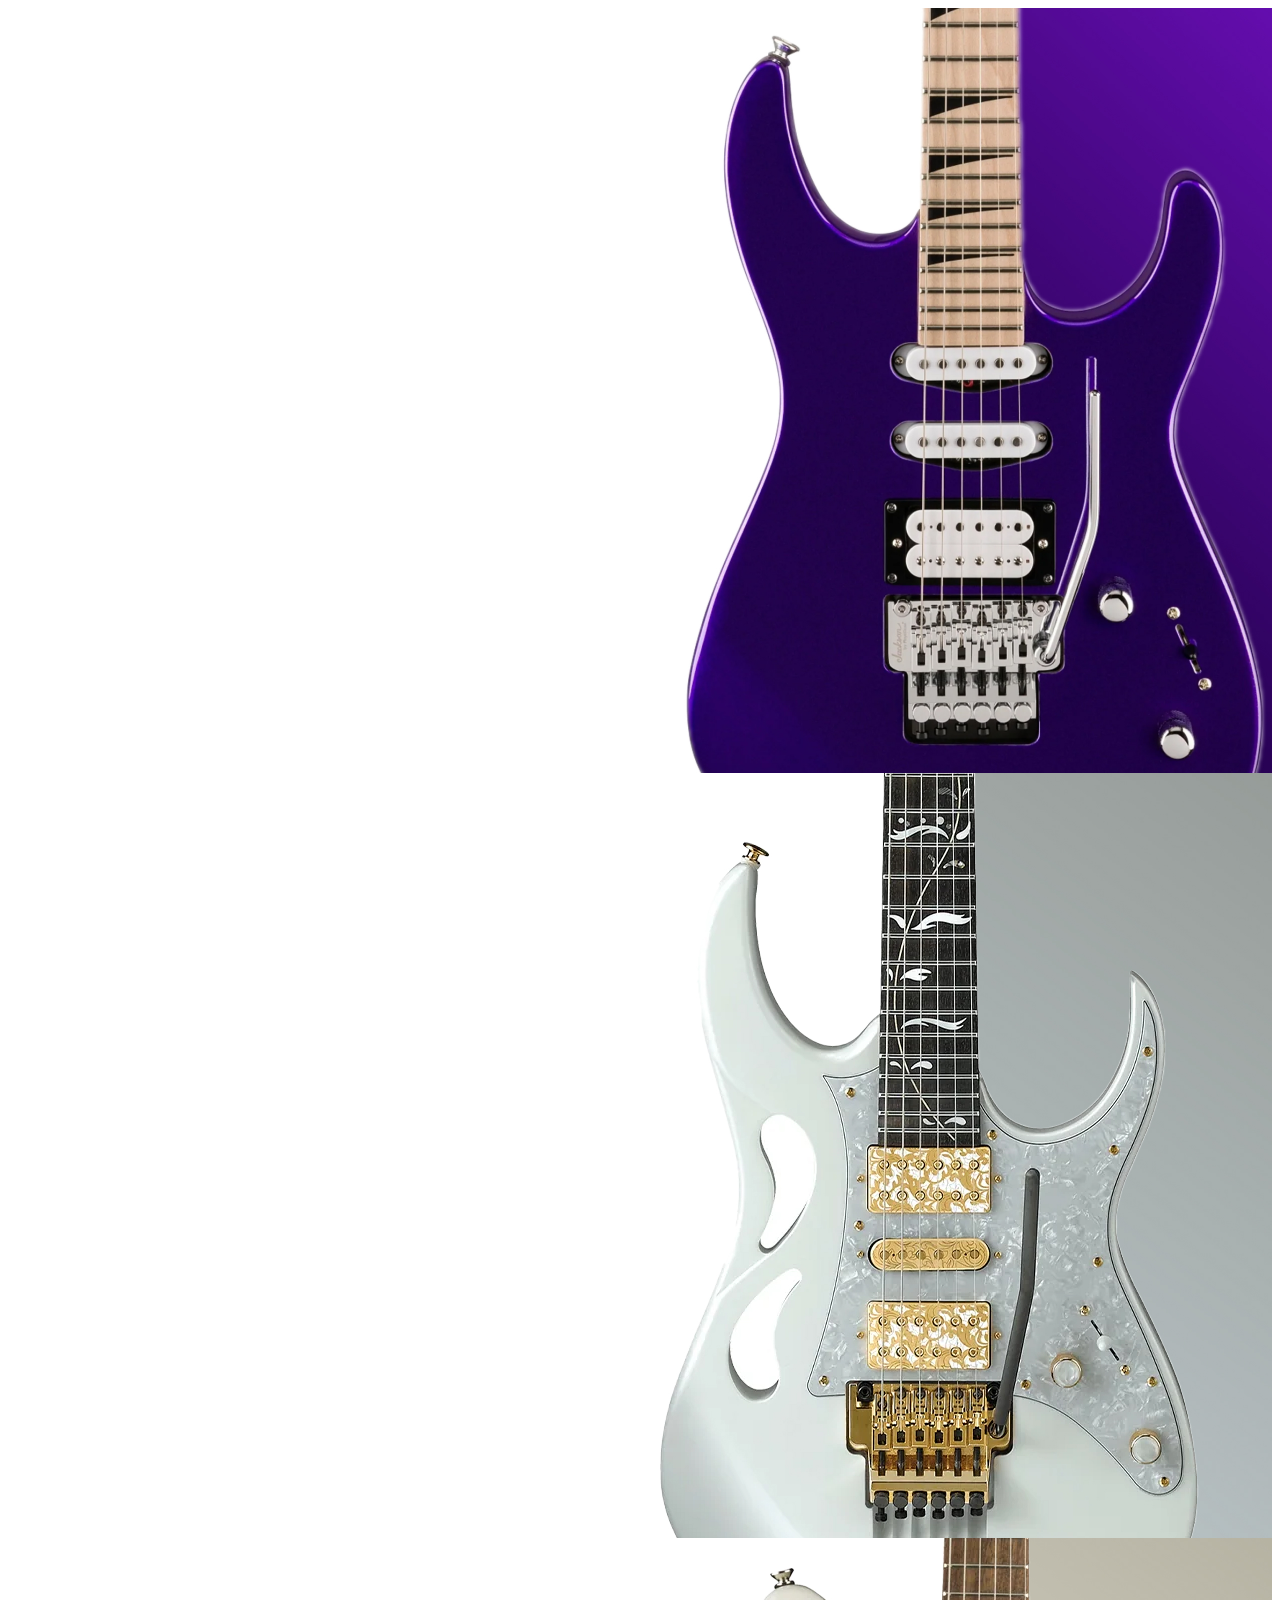
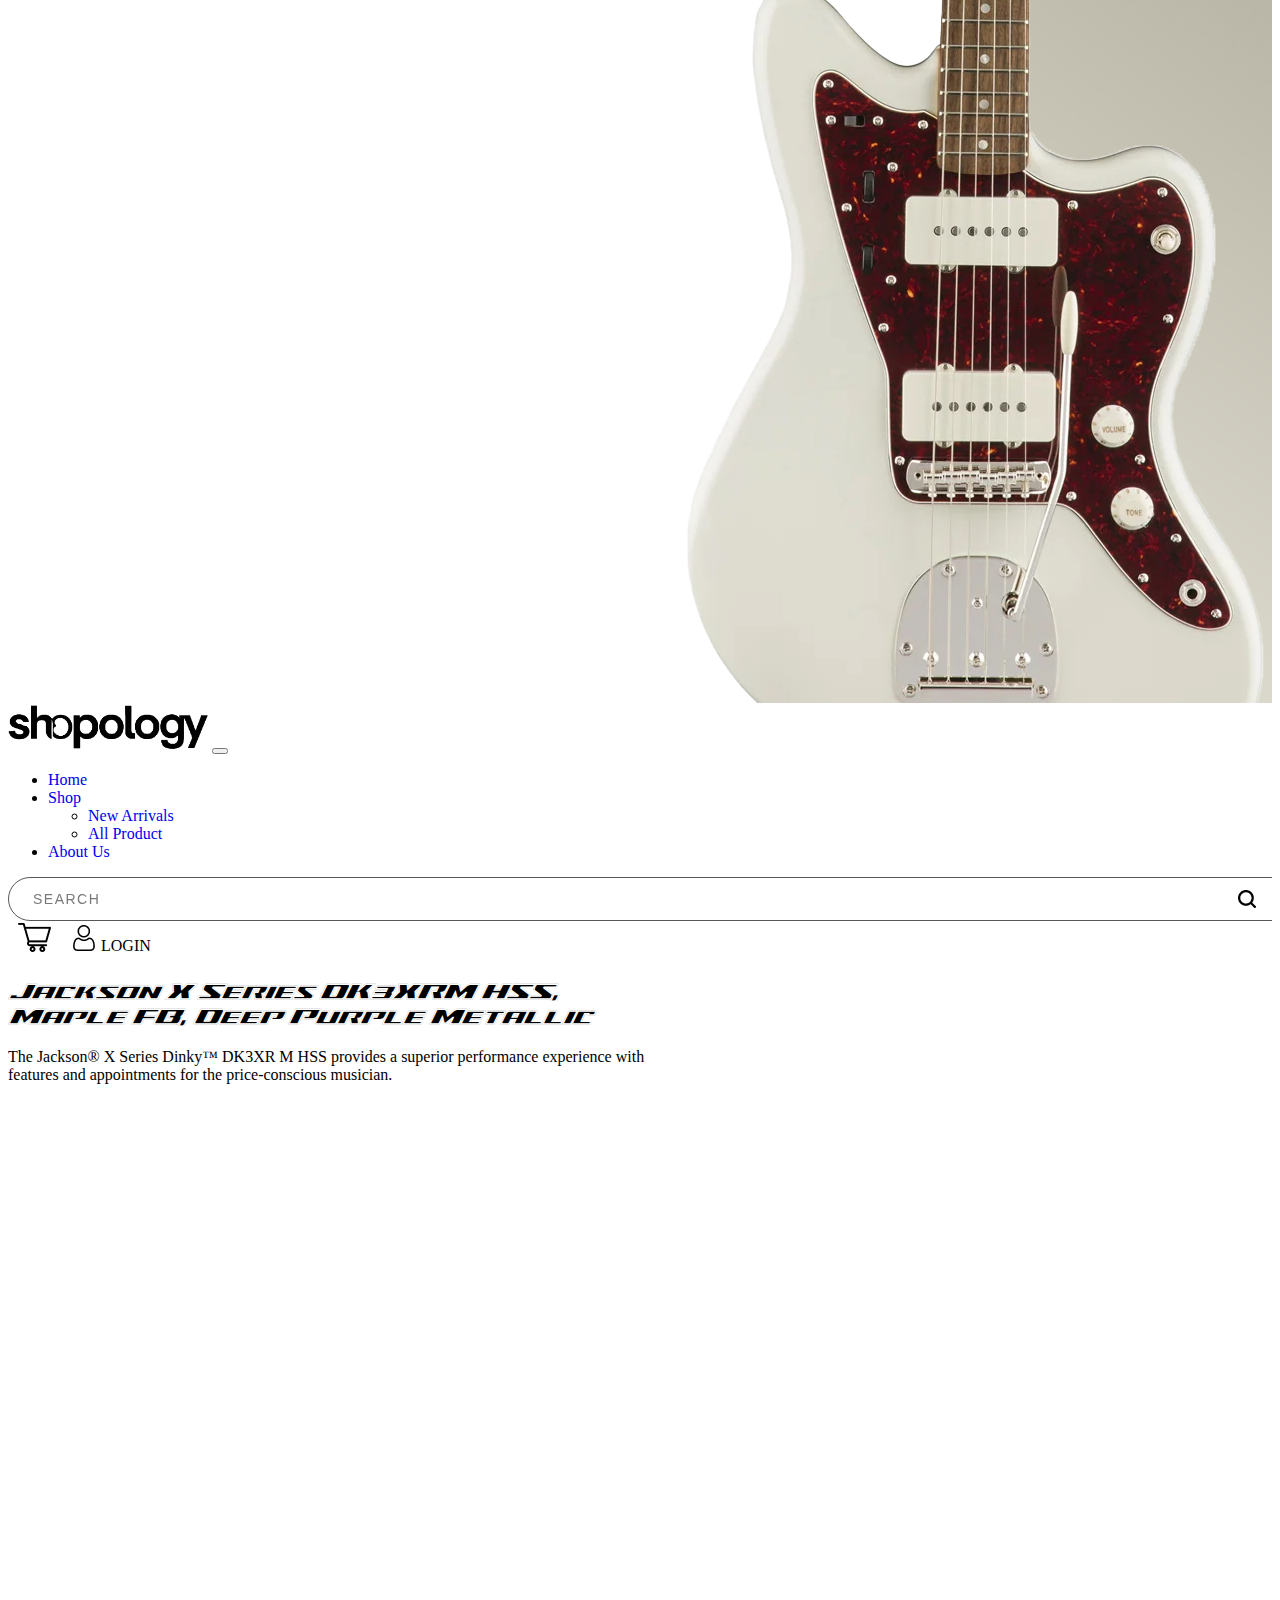
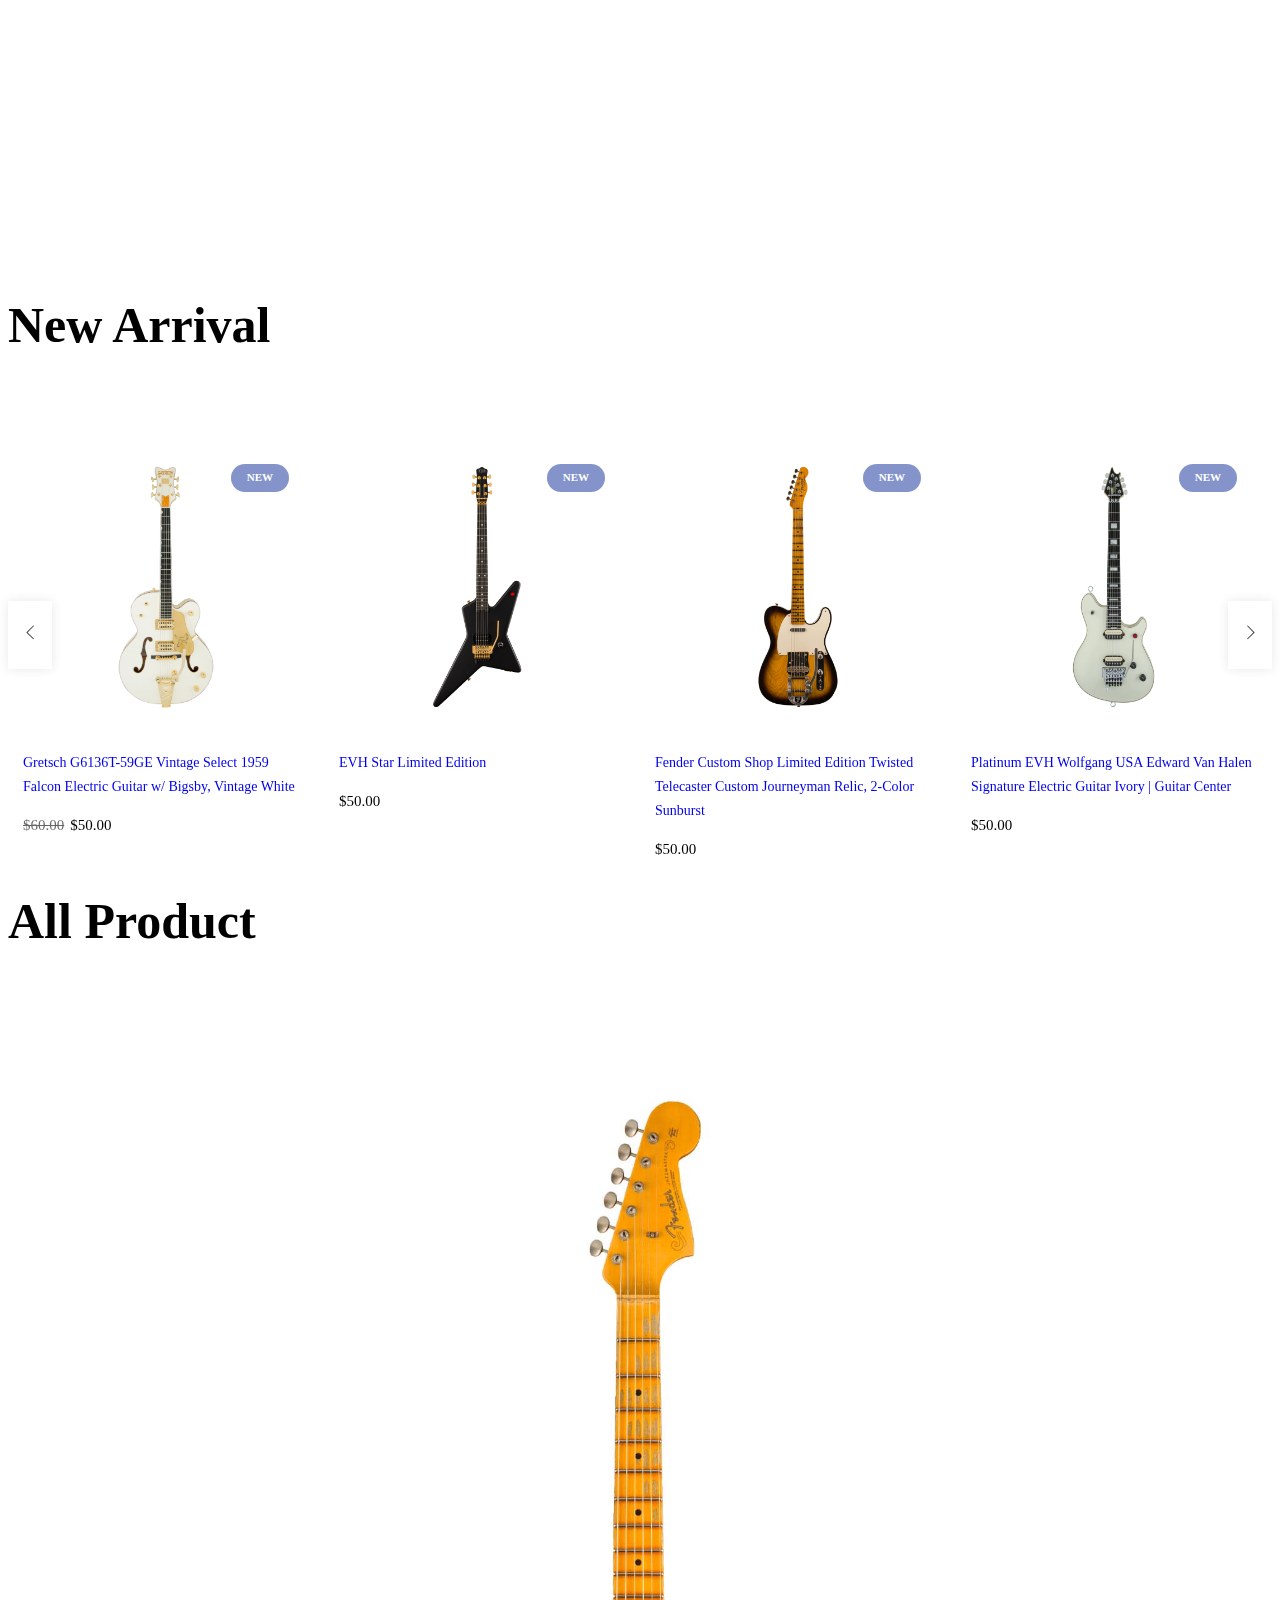
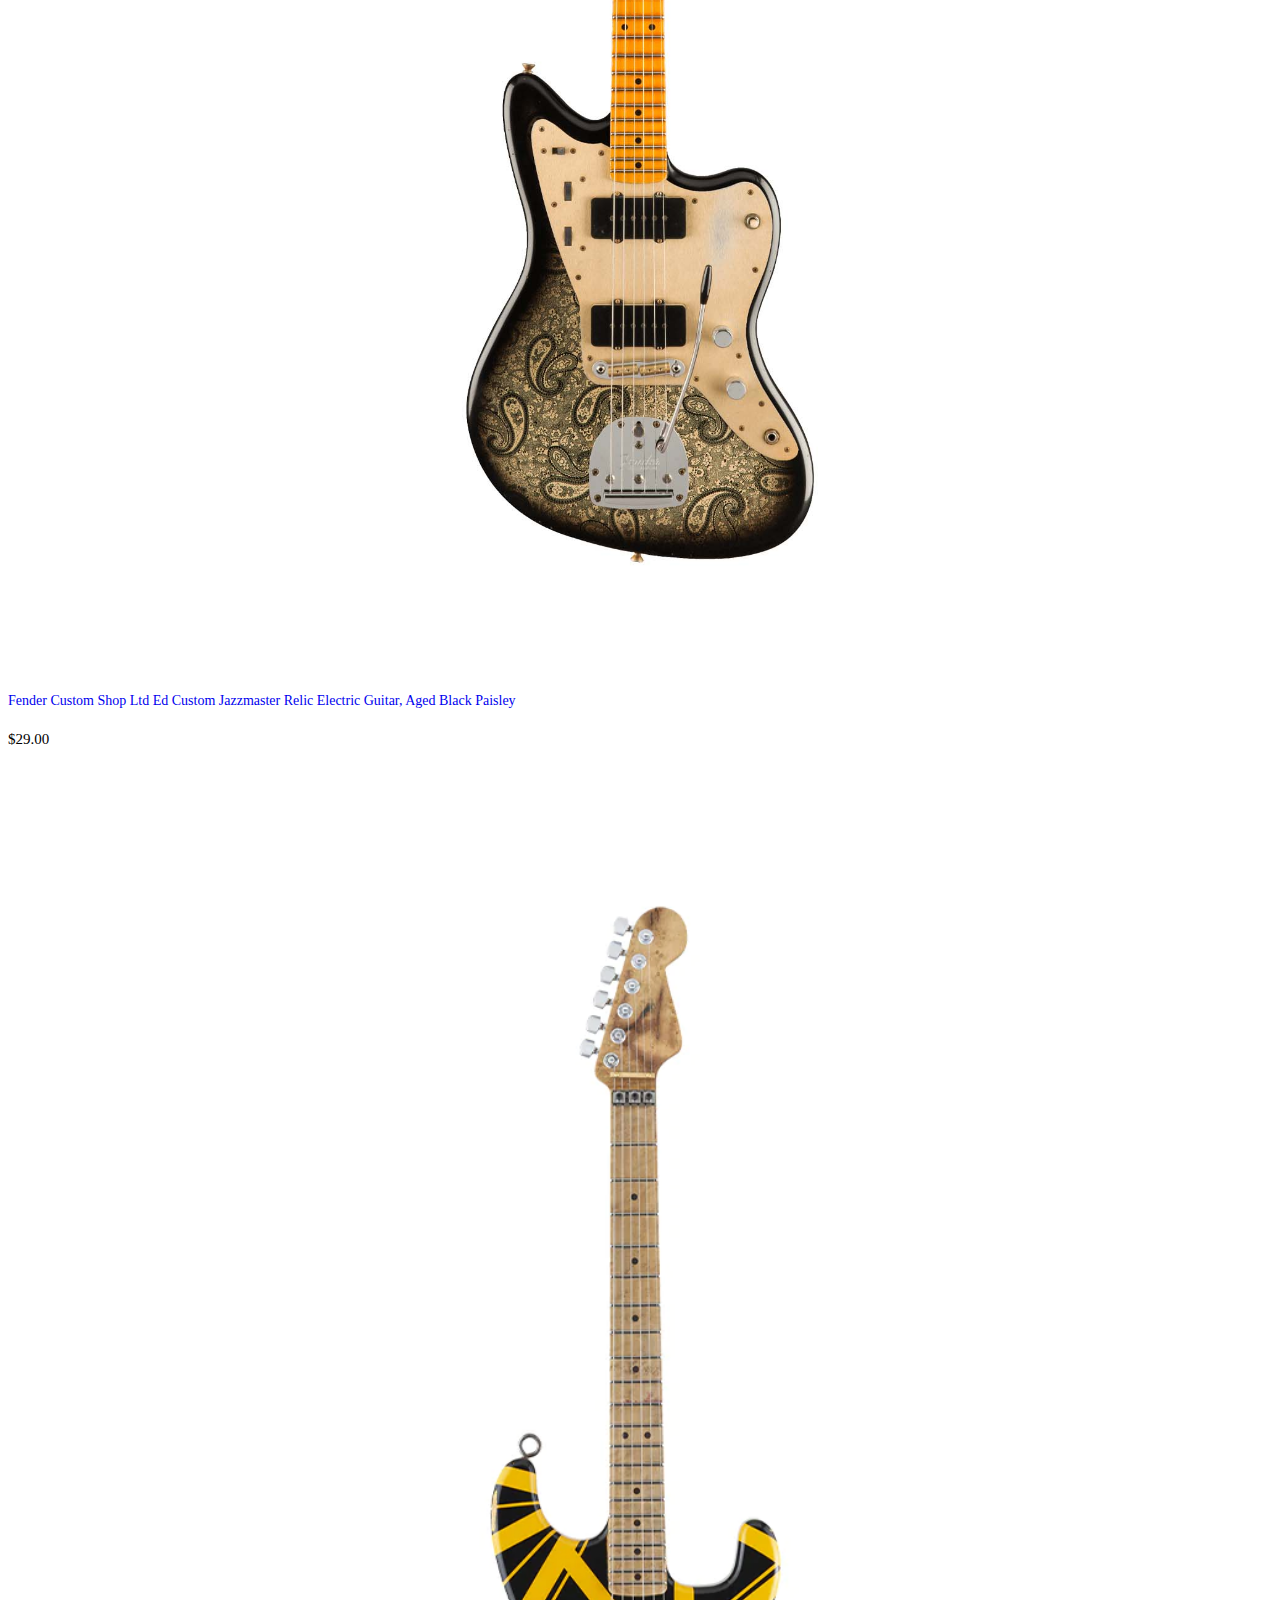
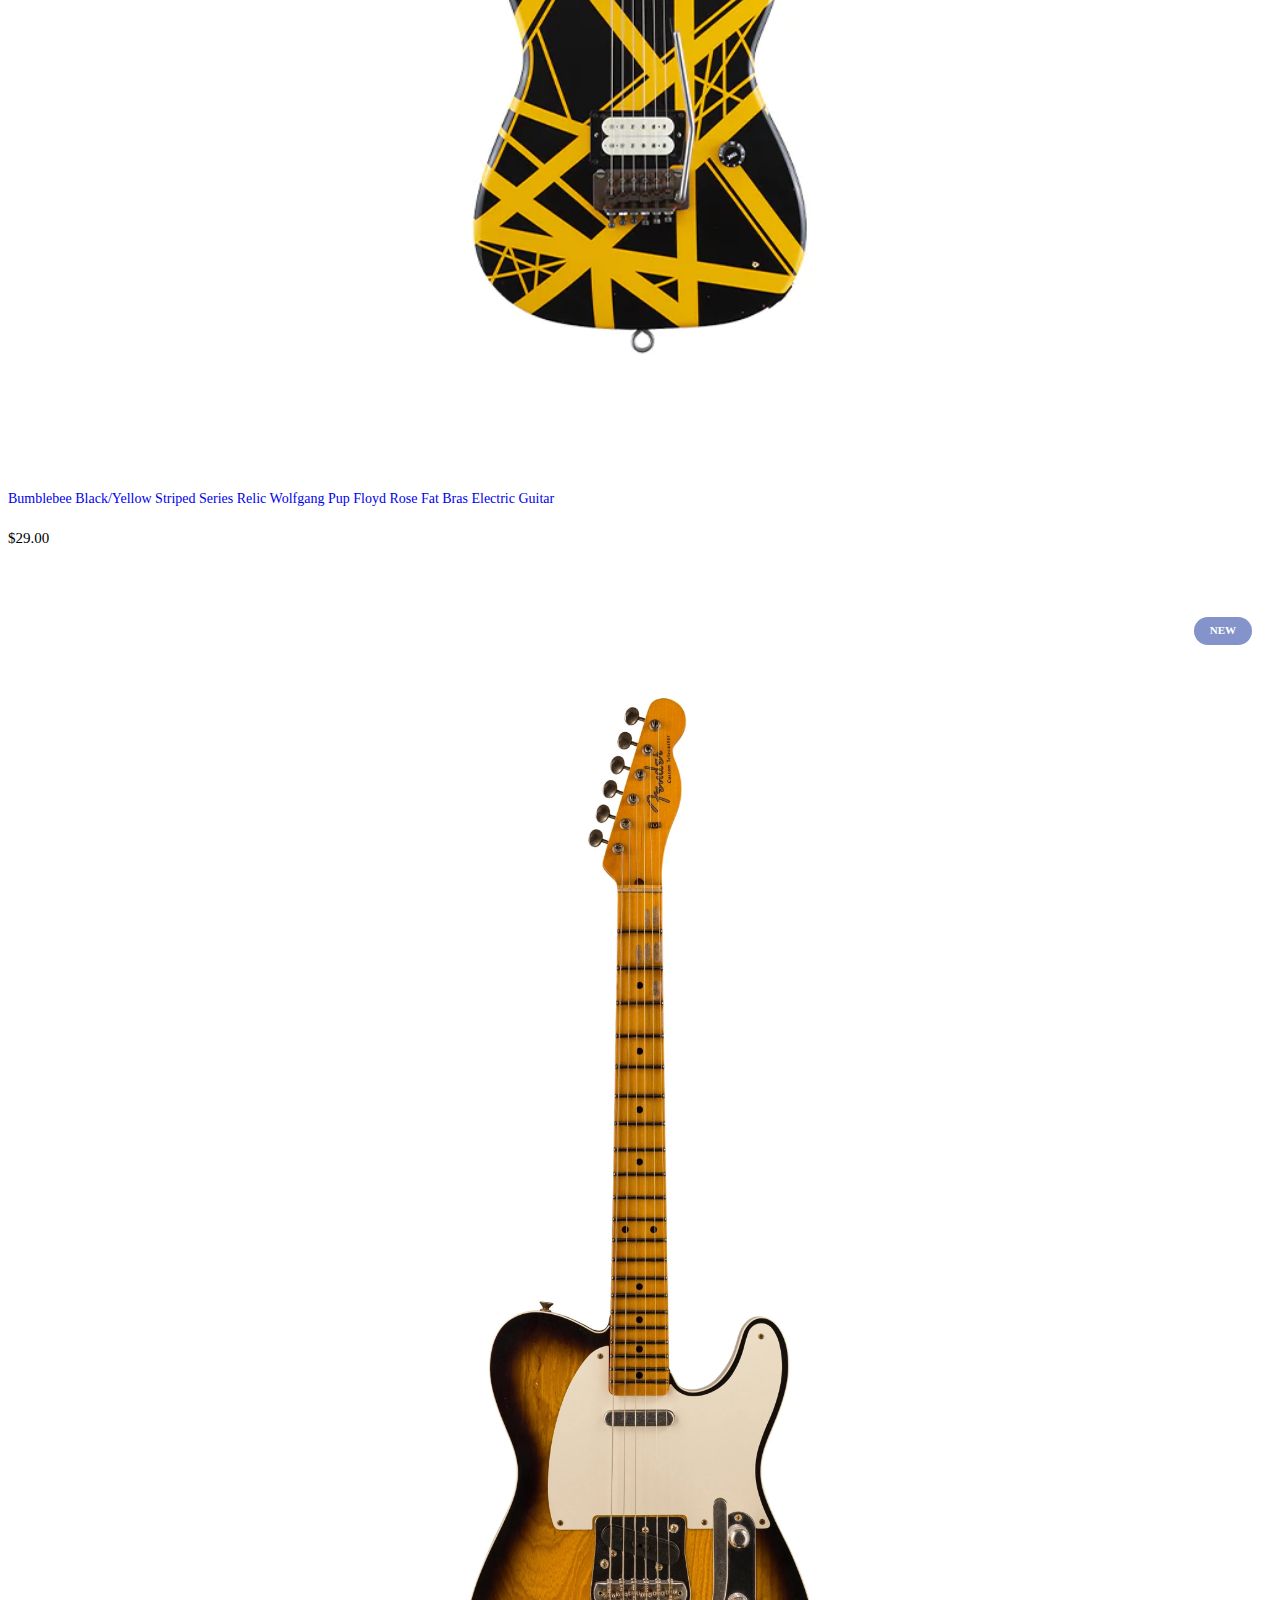
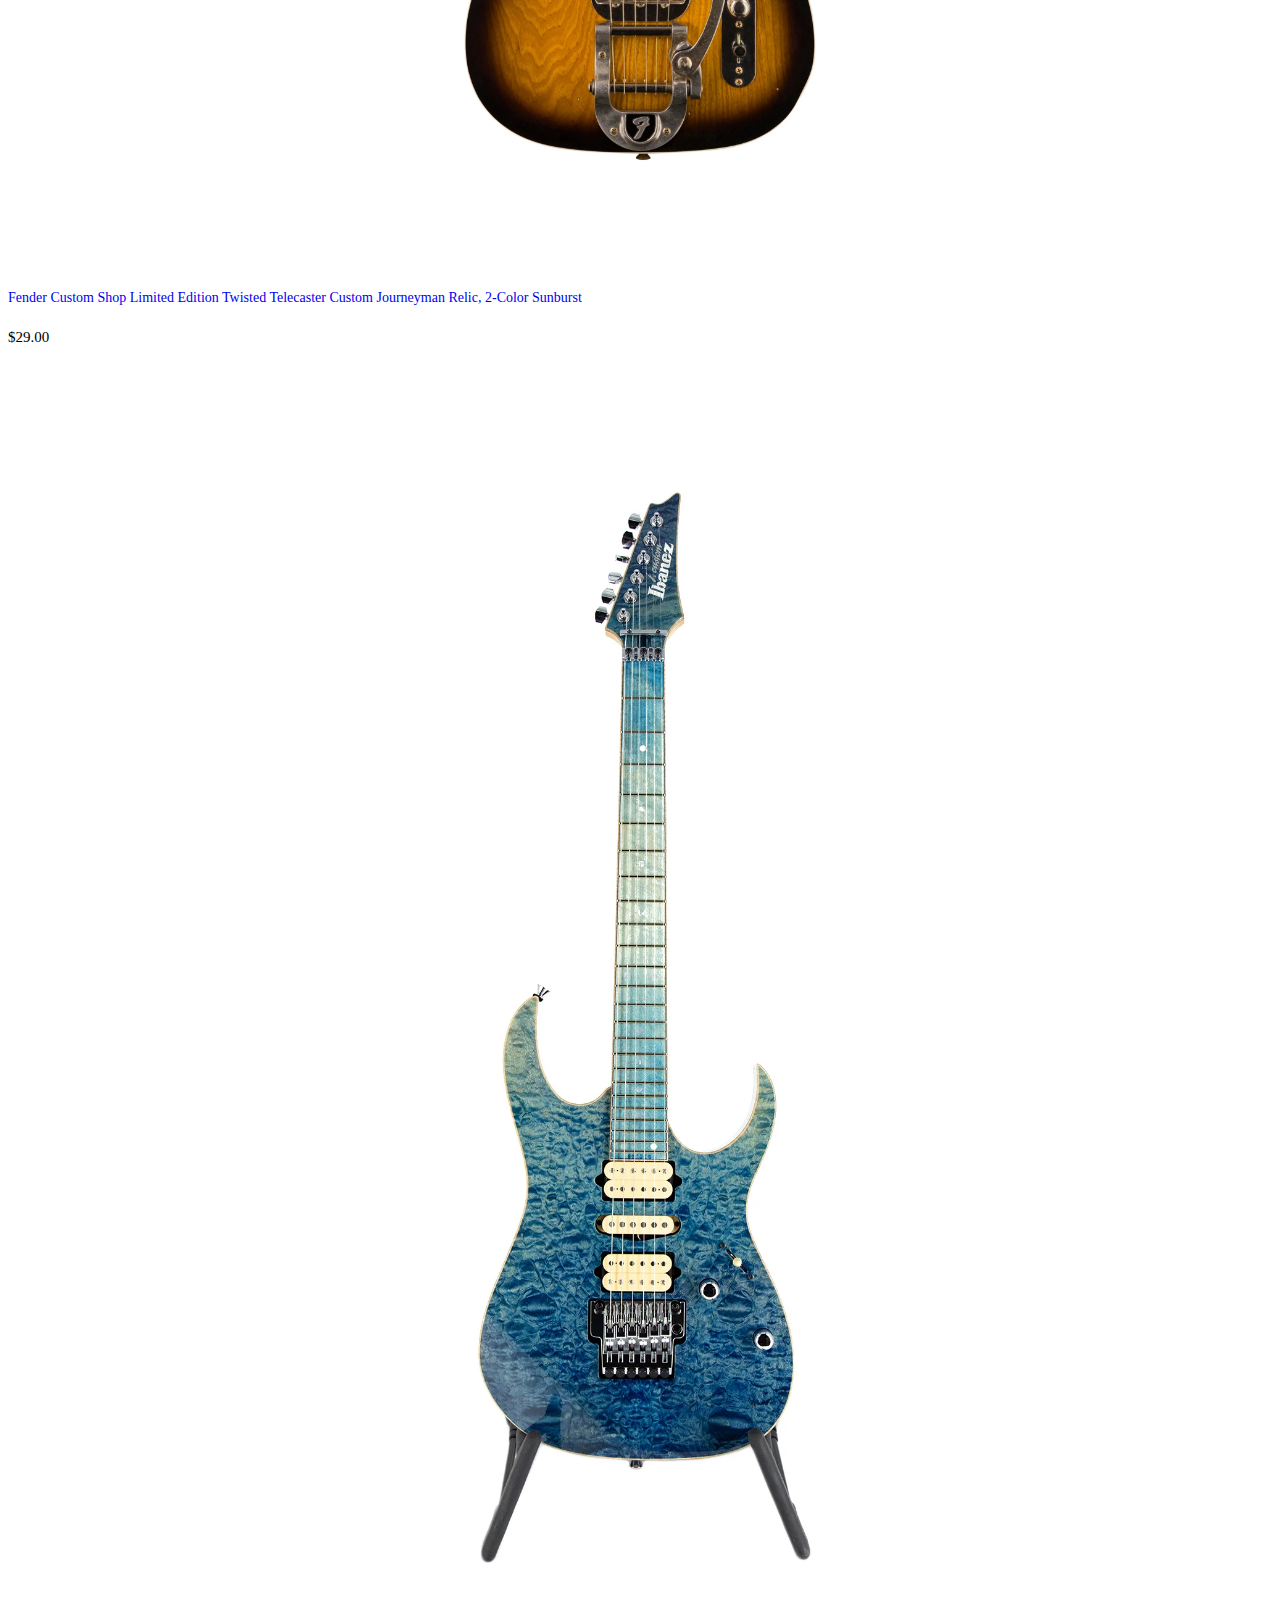
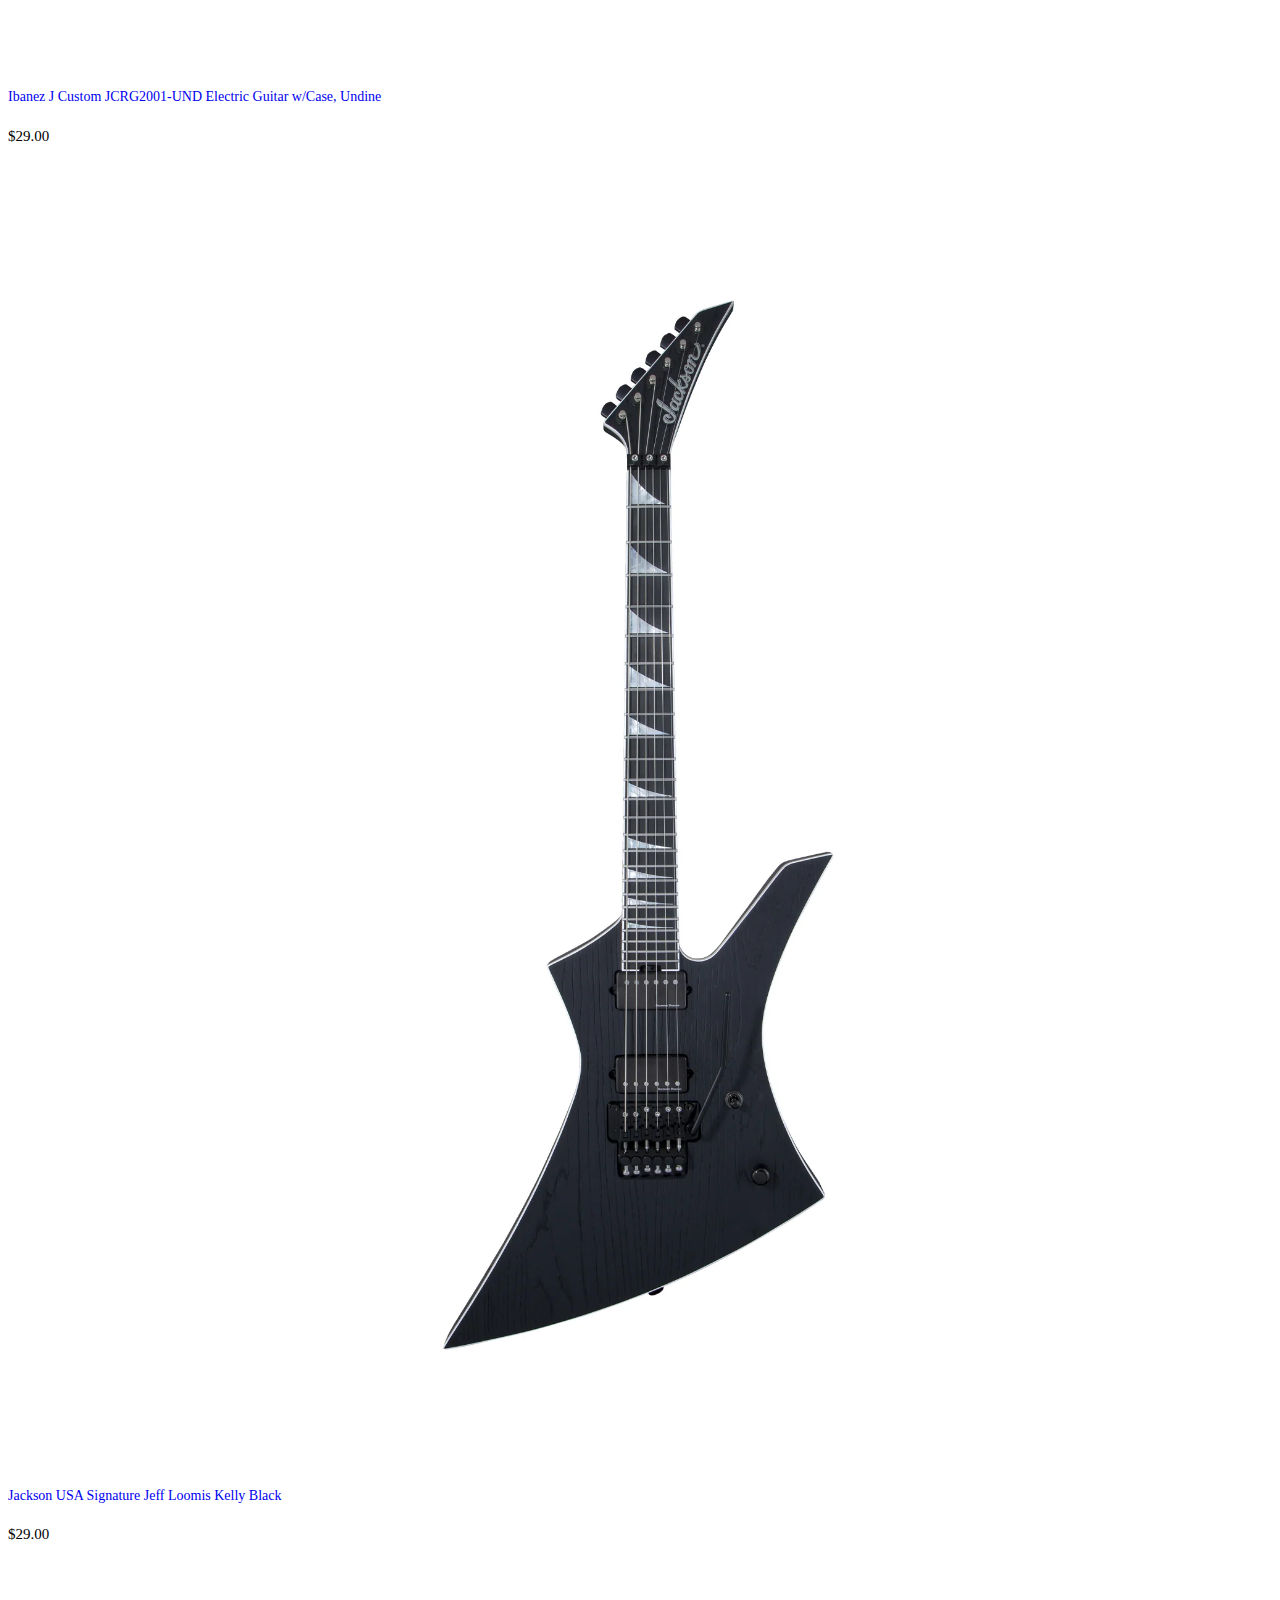
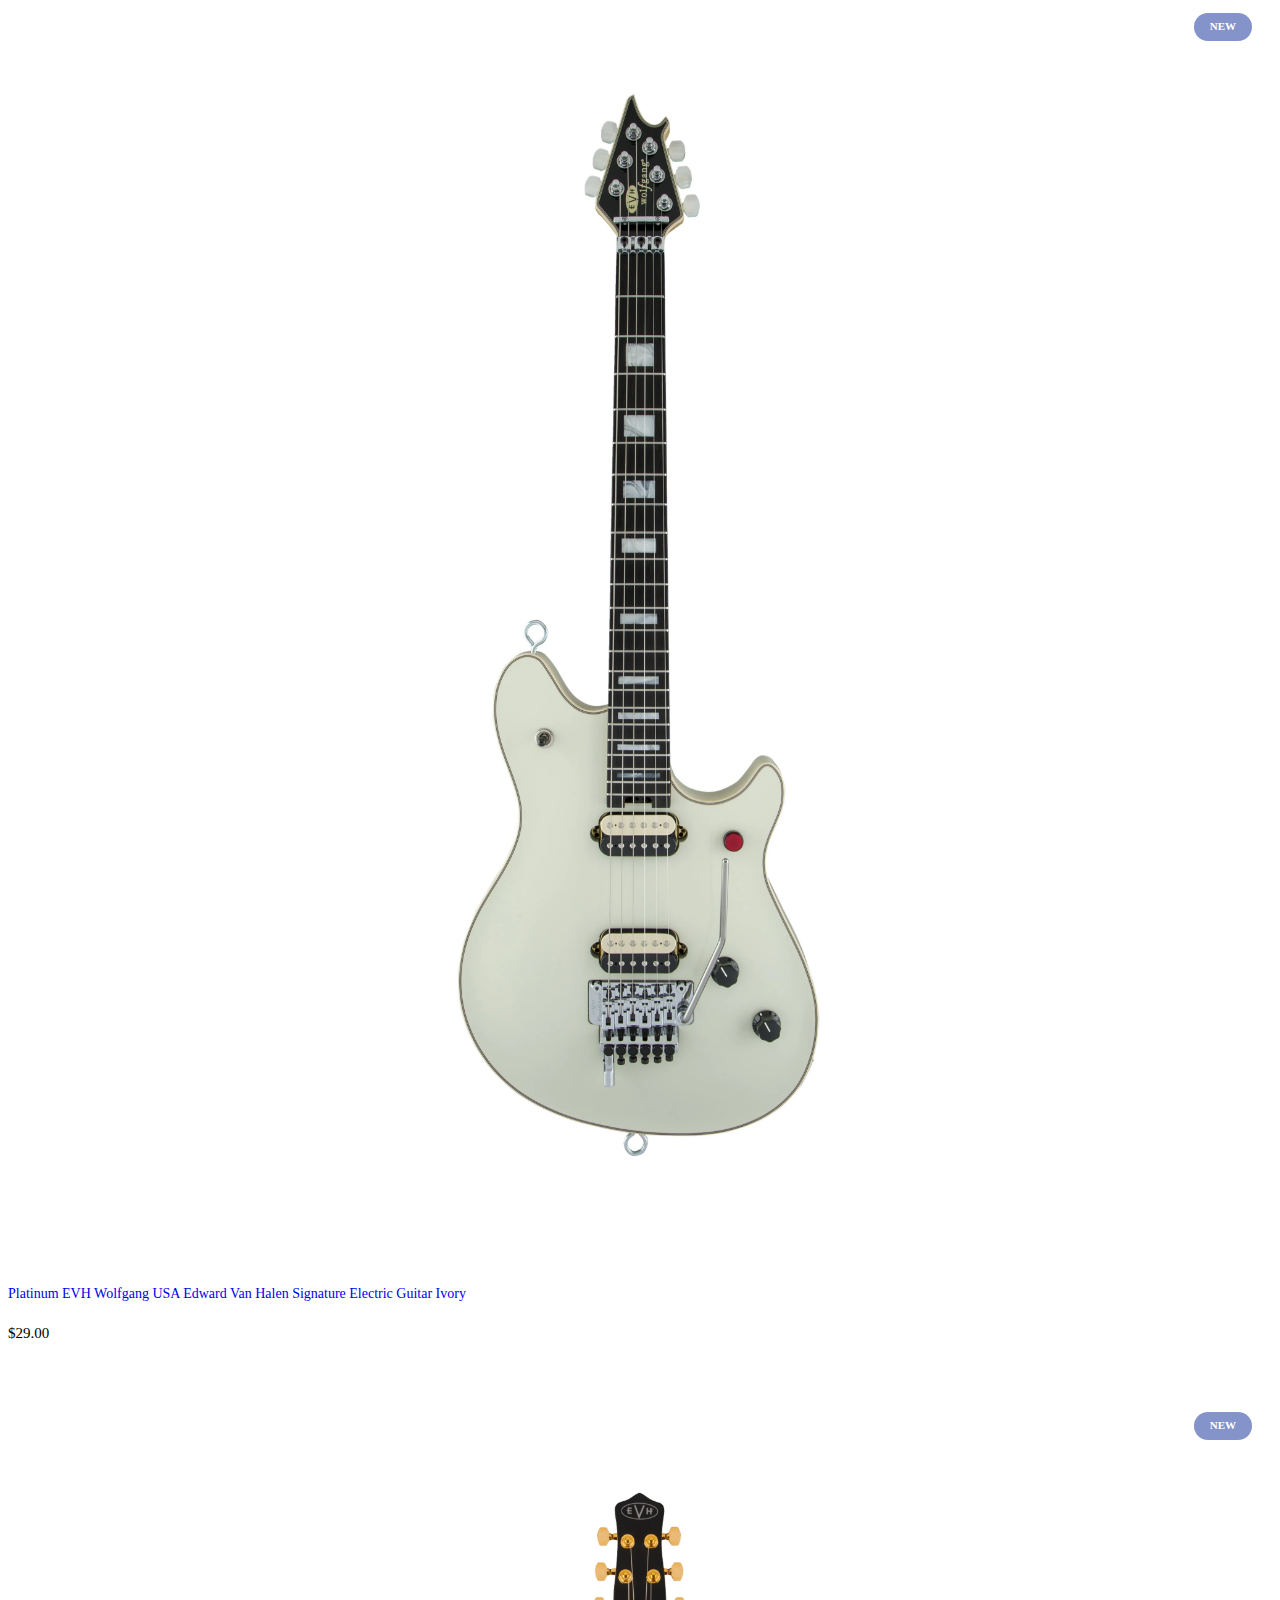
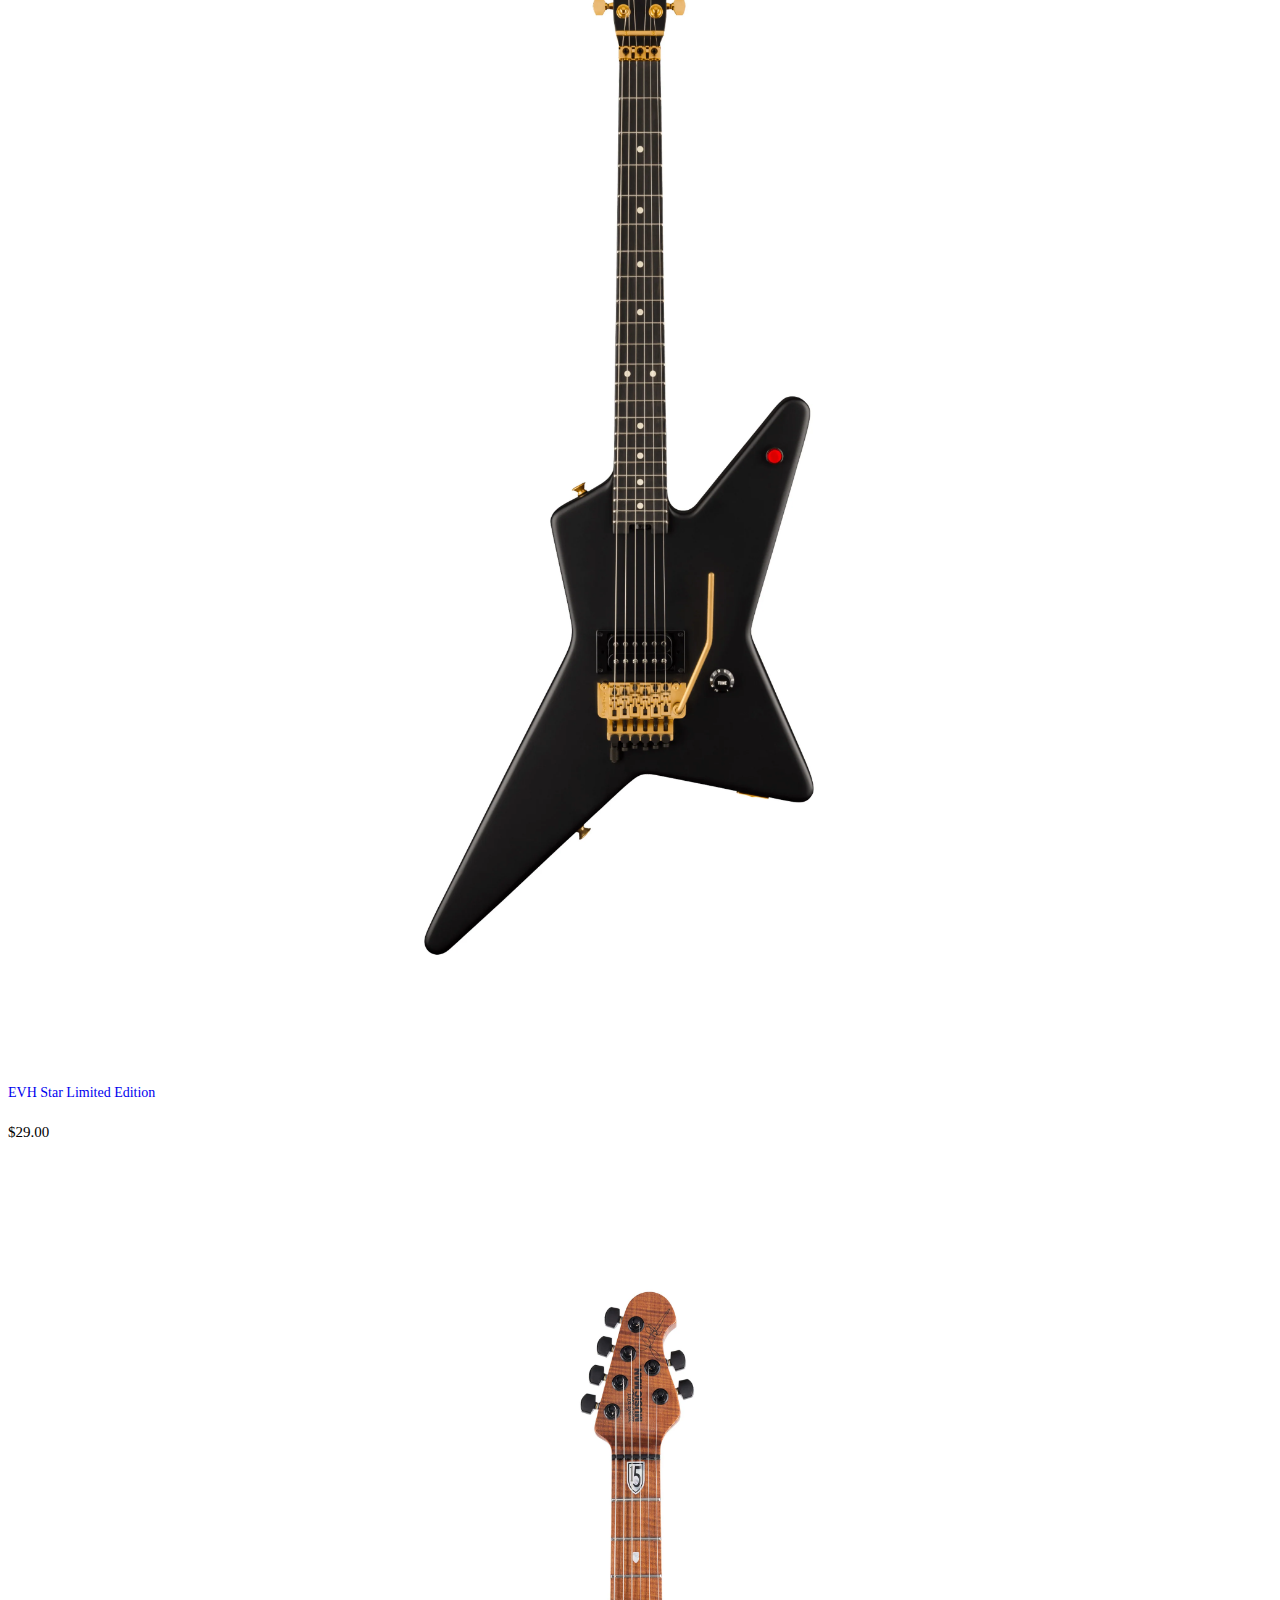
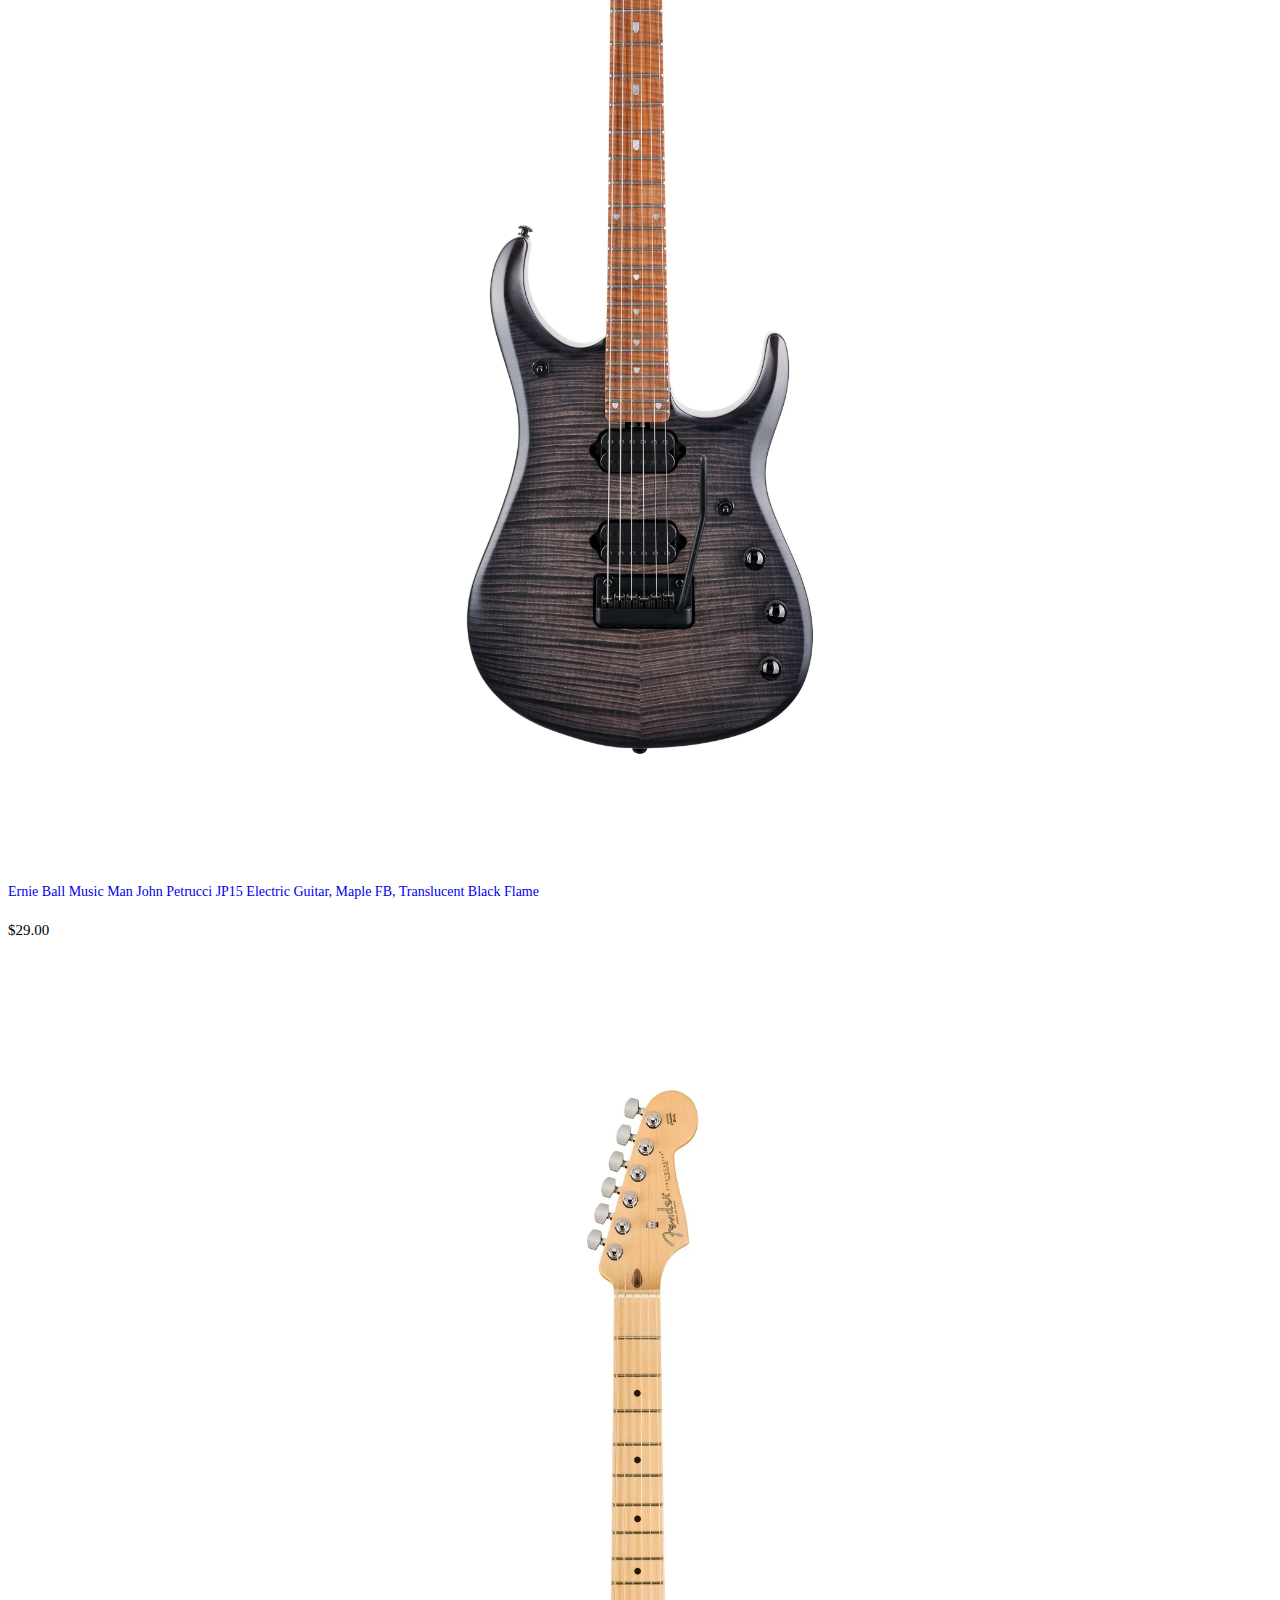
<file: Index.html>
<!DOCTYPE html>
<html xmlns="http://www.w3.org/1999/xhtml" xml:lang="en" lang="en">

<head>
    <meta http-equiv="content-type" content="text/html" charset="utf-8" />
    <title>Shopology</title>
    <link rel="icon" href="imgasa/klipartz.com.png" type="image/gif">
    <meta name="viewport" content="width=device-width, initial-scale=1.0">
    <meta name="description" content="">
    <link rel="StyleSheet" href="swiss.css" />
    <script src="https://cdn.jsdelivr.net/npm/bootstrap@5.3.2/dist/js/bootstrap.bundle.min.js"
        integrity="sha384-C6RzsynM9kWDrMNeT87bh95OGNyZPhcTNXj1NW7RuBCsyN/o0jlpcV8Qyq46cDfL" crossorigin="anonymous">
    </script>
    <link href="https://cdn.jsdelivr.net/npm/bootstrap@5.3.2/dist/css/bootstrap.min.css" rel="stylesheet"
        integrity="sha384-T3c6CoIi6uLrA9TneNEoa7RxnatzjcDSCmG1MXxSR1GAsXEV/Dwwykc2MPK8M2HN" crossorigin="anonymous">
    <script src="https://secure.exportkit.com/cdn/js/ek_googlefonts.js?v=6"></script>
    <link rel="stylesheet" href="css/themify-icons.css">
    <link rel="stylesheet" href="css/owl-carousel.css">
    <link rel="stylesheet" href="style.css">
</head>

<body>

    <div id="myCarousel" class="carousel slide" data-ride="carousel" data-interval="10000" data-pause="false">
        <div class="carousel-inner">
            <div class="carousel-item active">
                <div id="bgimg"
                    style="background-image: url('imgasa/Group\ 1.jpg'); background-size: cover; background-repeat: no-repeat; height:765px;">
                </div>
            </div>
            <div class="carousel-item">
                <div id="bgimg"
                    style="background-image: url('imgasa/Group\ 2.jpg'); background-size: cover; background-repeat: no-repeat; height:765px;">
                </div>
            </div>
            <div class="carousel-item">
                <div id="bgimg"
                    style="background-image: url('imgasa/Group\ 3.jpg'); background-size: cover; background-repeat: no-repeat; height:765px;">
                </div>
            </div>


            <!-- pembuka navbar -->
            <nav class="navbar navbar-expand-lg bg-body-tertiary" style="background-color: transparent !important;">
                <div class="container-fluid">
                    <a class="navbar-brand" id="logoshopology" href="#"><img src="imgasa/shopology.png" width="200px"
                            alt=""></a>

                    <!-- Adjusted inline style for the hamburger menu button -->
                    <button id="hamburgermenu" class="navbar-toggler" type="button" data-bs-toggle="collapse"
                        data-bs-target="#navbarText" aria-controls="navbarText" aria-expanded="false"
                        aria-label="Toggle navigation" style="margin-right: 10px;">
                        <span class="navbar-toggler-icon"></span>
                    </button>

                    <div class="collapse navbar-collapse" id="navbarText">
                        <ul class="navbar-nav me-auto mb-2 mb-lg-0">
                            <li class="nav-item">
                                <a class="nav-link active" aria-current="page" href="#top">Home</a>
                            </li>
                            <li class="nav-item dropdown">
                                <a class="nav-link dropdown-toggle" href="#" role="button" data-bs-toggle="dropdown"
                                    aria-expanded="false">
                                    Shop
                                </a>
                                <ul class="dropdown-menu">
                                    <li><a class="dropdown-item" href="#newarrival">New Arrivals</a></li>
                                    <li><a class="dropdown-item" href="#allproduk">All Product</a></li>
                                </ul>
                            </li>
                            <li class="nav-item">
                                <a class="nav-link" href="#footer">About Us</a>
                            </li>
                        </ul>
                    </div>

                    <!-- Fluid search input span -->
                    <div class="flex-grow-1">
                        <span class="navbar-text">
                            <input class="search__input form-control" type="text" placeholder="Search">
                        </span>
                    </div>

                    <div class="navbar-text-container" style="display: flex; align-items: center; gap: 20px;">
                        <span class="navbar-text" style="margin-left: 10px;">
                            <a href="shoppingcart.html"><img src="skins/shopping_cart_2838895_1.png" alt=""></a>
                        </span>
                        <span class="navbar-text">
                            <img src="skins/user_8647311_1.png" id="user_8647311_1" />
                            <span class="mb-2" id="my_account">LOGIN</span>
                        </span>
                    </div>
                </div>
            </nav>
            <!-- penutup navbar -->


            <!-- pembuka card -->
            <!-- Card 1 -->
            <div class="d-flex justify-content-start align-items-center vh-100 me-5 mx-5">
                <div class="card" style="width: 40rem; background-color: rgba(255, 255, 255, 0.5);">
                    <div class="card-body">
                        <h2 class="card-title" id="titlecard">Jackson X Series DK3XRM HSS, Maple FB, Deep Purple
                            Metallic</h2>
                        <p class="card-text" id="cardText">The Jackson® X Series Dinky™ DK3XR M HSS provides a superior
                            performance experience with features and appointments for the price-conscious musician.</p>
                    </div>
                </div>
            </div>
            <!-- batas card 1 -->
        </div>
        <!-- batas card -->
    </div>
    </div>

    <!-- pembuka text banner utama -->
    <script>
        const texts = [{
                title: "Ibanez PIA Steve Vai Signature, Stallion White",
                text: "Steve Vai is a virtuoso guitarist, visionary composer, and consummate producer who sculpts musical sound with infinite creativity and technical mastery."
            },
            {
                title: "Squier Classic Vibe 60s Jazzmaster, Laurel FB, Olympic White",
                text: "Classic Vibe ‘60s Jazzmaster® adalah penghormatan pada model favorit Fender yang ikonik."
            },
            {
                title: "Jackson X Series DK3XRM HSS, Maple FB, Deep Purple Metallic",
                text: "The Jackson® X Series Dinky™ DK3XR M HSS provides a superior performance experience with features and appointments for the price-conscious musician."
            }
        ];

        function updateContent(index) {
            const cardText = document.getElementById("cardText");
            const titlecard = document.getElementById("titlecard");
            cardText.classList.remove('fade-in');
            cardText.classList.add('fade-out');
            titlecard.classList.remove('fade-in');
            titlecard.classList.add('fade-out');

            setTimeout(() => {
                document.getElementById("titlecard").textContent = texts[index].title;
                document.getElementById("cardText").textContent = texts[index].text;
                cardText.classList.remove('fade-out');
                cardText.classList.add('fade-in');
                titlecard.classList.remove('fade-out');
                titlecard.classList.add('fade-in');
            }, 1000);
        }

        function updateCarousel(index) {
            document.querySelector('.carousel').querySelectorAll('.carousel-item').forEach((item, i) => {
                i === index ? item.classList.add('active') : item.classList.remove('active');
            });
        }

        function updateCardAndCarousel() {
            const currentIndex = texts.findIndex(text => text.title === document.getElementById("titlecard")
                .textContent);
            const nextIndex = (currentIndex + 1) % texts.length;

            updateContent(nextIndex);
            updateCarousel(nextIndex);
        }

        setInterval(updateCardAndCarousel, 10000);
    </script>
    <!-- penutup text banner utama -->

    <!-- pembuka dari produk banner utama -->
    <section class="small-banner section">
        <div class="container-fluid">
            <div class="row">
                <!-- Single Banner  -->
                <div class="col-lg-4 col-md-6 col-12">
                    <div class="single-banner">
                        <iframe width="450" height="240"
                            src="https://www.youtube.com/embed/pI4-M2xgrvU?si=ZbTyUxkT8d_DhUAQ"
                            title="YouTube video player" frameborder="0"
                            allow="accelerometer; autoplay; clipboard-write; encrypted-media; gyroscope; picture-in-picture; web-share"
                            allowfullscreen></iframe>
                    </div>
                </div>
                <!-- /End Single Banner  -->
                <!-- Single Banner  -->
                <div class="col-lg-4 col-md-6 col-12">
                    <div class="single-banner">
                        <iframe width="450" height="240"
                            src="https://www.youtube.com/embed/H2NawuyVafc?si=LwbJuUCQaDoySURm"
                            title="YouTube video player" frameborder="0"
                            allow="accelerometer; autoplay; clipboard-write; encrypted-media; gyroscope; picture-in-picture; web-share"
                            allowfullscreen></iframe>
                    </div>
                </div>
                <!-- /End Single Banner  -->
                <!-- Single Banner  -->
                <div class="col-lg-4 col-12">
                    <div class="single-banner tab-height">
                        <iframe width="450" height="240"
                            src="https://www.youtube.com/embed/c5CA8XbZvbs?si=tefG1GzXwbRsXh9-"
                            title="YouTube video player" frameborder="0"
                            allow="accelerometer; autoplay; clipboard-write; encrypted-media; gyroscope; picture-in-picture; web-share"
                            allowfullscreen></iframe>
                    </div>
                </div>
                <!-- /End Single Banner  -->
            </div>
        </div>
    </section>
    <!-- penutup dari banner utama -->

    <!-- pembuka new arival  owl carousel -->
    <div id="newarrival" class="product-area most-popular section">
        <div class="container">
            <div class="row">
                <div class="col-12">
                    <div class="section-title">
                        <h1 class="jwr text-center mt-5 mb-5" style="font-size: 50px; font-weight: bold;">New Arrival</br></h1>
                    </div>
                </div>
            </div>
            <div class="row">
                <div class="col-12">
                    <div class="owl-carousel popular-slider">
                        <!-- Start Single Product -->
                        <div class="single-product">
                            <div class="product-img">
                                <a href="deskripsiproduk.html">
                                    <img class="default-img" src="imgproduk/gitar (9).webp" alt="#">

                                    <span class="new">New</span>
                                </a>
                                
                            </div>
                            <div class="product-content">
                                <h3><a href="product-details.html">Gretsch G6136T-59GE Vintage Select 1959 Falcon Electric Guitar w/ Bigsby, Vintage White</a></h3>
                                <div class="product-price">
                                    <span class="old">$60.00</span>
                                    <span>$50.00</span>
                                </div>
                            </div>
                        </div>
                        <!-- End Single Product -->
                        <!-- Start Single Product -->
                        <div class="single-product">
                            <div class="product-img">
                                <a href="deskripsiproduk.html">
                                    <img class="default-img" src="imgproduk/gitar (3).webp" alt="#">

                                    <span class="new">New</span>
                                </a>
                                
                            </div>
                            <div class="product-content">
                                <h3><a href="deskripsiproduk.html">EVH Star Limited Edition</a></h3>
                                <div class="product-price">
                                    <span>$50.00</span>
                                </div>
                            </div>
                        </div>
                        <!-- End Single Product -->
                        <!-- Start Single Product -->
                        <div class="single-product">
                            <div class="product-img">
                                <a href="deskripsiproduk.html">
                                    <img class="default-img" src="imgproduk/gitar (11).webp" alt="#">

                                    <span class="new">New</span>
                                </a>
                                
                            </div>
                            <div class="product-content">
                                <h3><a href="deskripsiproduk.html">Fender Custom Shop Limited Edition Twisted Telecaster
                                        Custom Journeyman Relic, 2-Color Sunburst</a></h3>
                                <div class="product-price">
                                    <span>$50.00</span>
                                </div>
                            </div>
                        </div>
                        <!-- End Single Product -->
                        <!-- Start Single Product -->
                        <div class="single-product">
                            <div class="product-img">
                                <a href="deskripsiproduk.html">
                                    <img class="default-img" src="imgproduk/gitar (2).webp" alt="#">

                                    <span class="new">New</span>
                                </a>
                                
                            </div>
                            <div class="product-content">
                                <h3><a href="deskripsiproduk.html">Platinum EVH Wolfgang USA Edward Van Halen Signature
                                        Electric Guitar Ivory | Guitar Center</a></h3>
                                <div class="product-price">
                                    <span>$50.00</span>
                                </div>
                            </div>
                        </div>
                        <!-- End Single Product -->
                        <!-- Start Single Product -->
                        <div class="single-product">
                            <div class="product-img">
                                <a href="deskripsiproduk.html">
                                    <img class="default-img" src="imgproduk/gitar (6).webp" alt="#">
                                    <span class="new">New</span>
                                </a>
                                
                            </div>
                            <div class="product-content">
                                <h3><a href="deskripsiproduk.html">Fender Bruno Mars Stratocaster Electric Guitar Mars
                                        Mocha</a></h3>
                                <div class="product-price">
                                    <span>$50.00</span>
                                </div>
                            </div>
                        </div>
                        <!-- End Single Product -->
                        <!-- Start Single Product -->
                        <div class="single-product">
                            <div class="product-img">
                                <a href="deskripsiproduk.html">
                                    <img class="default-img" src="imgproduk/gitar (7).webp" alt="#">
                                    <span class="new">New</span>
                                </a>
                                
                            </div>
                            <div class="product-content">
                                <h3><a href="deskripsiproduk.html">Fender FSR Player Plus Meteora Electric Guitar,
                                        Roasted Maple FB, Sapphire Blue Transparent</a></h3>
                                <div class="product-price">
                                    <span>$50.00</span>
                                </div>
                            </div>
                        </div>
                        <!-- End Single Product -->
                    </div>
                </div>
            </div>
        </div>
    </div>
    <!-- penutup new arrival -->

    <!-- pembuka all product -->
    <div id="allproduk" class="product-area section">
        <div class="container">
            <div class="row">
                <div class="col-12">
                    <div class="section-title">
                        <h1 class="jwr text-center mt-5 mb-5" style="font-size: 50px; font-weight: bold;">All Product</h1>
                    </div>
                </div>
            </div>
            <div class="row">
                <div class="col-12">
                    <div class="product-info">
                        <div class="tab-content" id="myTabContent">
                            <!-- Start Single Tab -->
                            <div class="tab-pane fade show active" id="man" role="tabpanel">
                                <div class="tab-single">
                                    <div class="row">
                                        <div class="col-xl-3 col-lg-4 col-md-4 col-12">
                                            <div class="single-product">
                                                <div class="product-img">
                                                    <a href="deskripsiproduk.html">
                                                        <img class="default-img" src="imgproduk/gitar (1).jpg" alt="#">

                                                    </a>
                                                    
                                                </div>
                                                <div class="product-content">
                                                    <h3><a href="deskripsiproduk.html">Fender Custom Shop Ltd Ed Custom
                                                            Jazzmaster Relic Electric Guitar, Aged Black Paisley</a>
                                                    </h3>
                                                    <div class="product-price">
                                                        <span>$29.00</span>
                                                    </div>
                                                </div>
                                            </div>
                                        </div>
                                        <div class="col-xl-3 col-lg-4 col-md-4 col-12">
                                            <div class="single-product">
                                                <div class="product-img">
                                                    <a href="deskripsiproduk.html">
                                                        <img class="default-img" src="imgproduk/gitar (10).webp"alt="#"></a>
                                                    
                                                </div>
                                                <div class="product-content">
                                                    <h3><a href="deskripsiproduk.html">Bumblebee Black/Yellow Striped
                                                            Series Relic Wolfgang Pup Floyd Rose Fat Bras Electric
                                                            Guitar</a></h3>
                                                    <div class="product-price">
                                                        <span>$29.00</span>
                                                    </div>
                                                </div>
                                            </div>
                                        </div>
                                        <div class="col-xl-3 col-lg-4 col-md-4 col-12">
                                            <div class="single-product">
                                                <div class="product-img">
                                                    <a href="deskripsiproduk.html">
                                                        <img class="default-img" src="imgproduk/gitar (11).webp"alt="#"><span class="new">New</span></a>
                                                    
                                                </div>
                                                <div class="product-content">
                                                    <h3><a href="deskripsiproduk.html">Fender Custom Shop Limited
                                                            Edition Twisted Telecaster Custom Journeyman Relic, 2-Color
                                                            Sunburst</a></h3>
                                                    <div class="product-price">
                                                        <span>$29.00</span>
                                                    </div>
                                                </div>
                                            </div>
                                        </div>
                                        <div class="col-xl-3 col-lg-4 col-md-4 col-12">
                                            <div class="single-product">
                                                <div class="product-img">
                                                    <a href="deskripsiproduk.html">
                                                        <img class="default-img" src="imgproduk/gitar (12).webp"alt="#"></a>
                                                    
                                                </div>
                                                <div class="product-content">
                                                    <h3><a href="deskripsiproduk.html">Ibanez J Custom JCRG2001-UND
                                                            Electric Guitar w/Case, Undine</a></h3>
                                                    <div class="product-price">
                                                        <span>$29.00</span>
                                                    </div>
                                                </div>
                                            </div>
                                        </div>
                                        <div class="col-xl-3 col-lg-4 col-md-4 col-12">
                                            <div class="single-product">
                                                <div class="product-img">
                                                    <a href="deskripsiproduk.html">
                                                        <img class="default-img" src="imgproduk/gitar (13).webp"alt="#"></a>
                                                    
                                                </div>
                                                <div class="product-content">
                                                    <h3><a href="deskripsiproduk.html">Jackson USA Signature Jeff Loomis
                                                            Kelly Black</a></h3>
                                                    <div class="product-price">
                                                        <span>$29.00</span>
                                                    </div>
                                                </div>
                                            </div>
                                        </div>
                                        <div class="col-xl-3 col-lg-4 col-md-4 col-12">
                                            <div class="single-product">
                                                <div class="product-img">
                                                    <a href="deskripsiproduk.html">
                                                        <img class="default-img" src="imgproduk/gitar (2).webp" alt="#"><span class="new">New</span> </a>
                                                    
                                                </div>
                                                <div class="product-content">
                                                    <h3><a href="deskripsiproduk.html">Platinum EVH Wolfgang USA Edward
                                                            Van Halen Signature Electric Guitar Ivory</a></h3>
                                                    <div class="product-price">
                                                        <span>$29.00</span>
                                                    </div>
                                                </div>
                                            </div>
                                        </div>
                                        <div class="col-xl-3 col-lg-4 col-md-4 col-12">
                                            <div class="single-product">
                                                <div class="product-img">
                                                    <a href="deskripsiproduk.html">
                                                        <img class="default-img" src="imgproduk/gitar (3).webp" alt="#">
                                                        <span class="new">New</span>
                                                    </a>
                                                    
                                                </div>
                                                <div class="product-content">
                                                    <h3><a href="deskripsiproduk.html">EVH Star Limited Edition</a></h3>
                                                    <div class="product-price">
                                                        <span>$29.00</span>
                                                    </div>
                                                </div>
                                            </div>
                                        </div>
                                        <div class="col-xl-3 col-lg-4 col-md-4 col-12">
                                            <div class="single-product">
                                                <div class="product-img">
                                                    <a href="deskripsiproduk.html">
                                                        <img class="default-img" src="imgproduk/gitar (4).webp" alt="#">

                                                    </a>
                                                    
                                                </div>
                                                <div class="product-content">
                                                    <h3><a href="deskripsiproduk.html">Ernie Ball Music Man John
                                                            Petrucci JP15 Electric Guitar, Maple FB, Translucent Black
                                                            Flame</a></h3>
                                                    <div class="product-price">
                                                        <span>$29.00</span>
                                                    </div>
                                                </div>
                                            </div>
                                        </div>
                                        <div class="col-xl-3 col-lg-4 col-md-4 col-12">
                                            <div class="single-product">
                                                <div class="product-img">
                                                    <a href="deskripsiproduk.html">
                                                        <img class="default-img" src="imgproduk/gitar (5).webp" alt="#">

                                                    </a>
                                                    
                                                </div>
                                                <div class="product-content">
                                                    <h3><a href="deskripsiproduk.html">Fender Player HSS Stratocaster
                                                            Electric Guitar, Maple FB, Polar White</a></h3>
                                                    <div class="product-price">
                                                        <span>$29.00</span>
                                                    </div>
                                                </div>
                                            </div>
                                        </div>
                                        <div class="col-xl-3 col-lg-4 col-md-4 col-12">
                                            <div class="single-product">
                                                <div class="product-img">
                                                    <a href="deskripsiproduk.html">
                                                        <img class="default-img" src="imgproduk/gitar (6).webp" alt="#">
                                                        <span class="new">New</span>
                                                    </a>
                                                    
                                                </div>
                                                <div class="product-content">
                                                    <h3><a href="deskripsiproduk.html">Fender Bruno Mars Stratocaster
                                                            Maple Mars Mocha</a></h3>
                                                    <div class="product-price">
                                                        <span>$29.00</span>
                                                    </div>
                                                </div>
                                            </div>
                                        </div>
                                        <div class="col-xl-3 col-lg-4 col-md-4 col-12">
                                            <div class="single-product">
                                                <div class="product-img">
                                                    <a href="deskripsiproduk.html">
                                                        <img class="default-img" src="imgproduk/gitar (7).webp" alt="#">
                                                        <span class="new">New</span>
                                                    </a>
                                                    
                                                </div>
                                                <div class="product-content">
                                                    <h3><a href="deskripsiproduk.html">Fender FSR Player Plus Meteora
                                                            Electric Guitar, Roasted Maple FB, Sapphire Blue
                                                            Transparent</a></h3>
                                                    <div class="product-price">
                                                        <span>$29.00</span>
                                                    </div>
                                                </div>
                                            </div>
                                        </div>
                                        <div class="col-xl-3 col-lg-4 col-md-4 col-12">
                                            <div class="single-product">
                                                <div class="product-img">
                                                    <a href="deskripsiproduk.html">
                                                        <img class="default-img" src="imgproduk/gitar (8).webp" alt="#">

                                                    </a>
                                                    
                                                </div>
                                                <div class="product-content">
                                                    <h3><a href="deskripsiproduk.html">Heritage Standard Collection
                                                            H-150 P90 Electric Guitar with Case, Vintage Cherry
                                                            Sunburst</a></h3>
                                                    <div class="product-price">
                                                        <span>$29.00</span>
                                                    </div>
                                                </div>
                                            </div>
                                        </div>
                                        <div class="col-xl-3 col-lg-4 col-md-4 col-12">
                                            <div class="single-product">
                                                <div class="product-img">
                                                    <a href="deskripsiproduk.html">
                                                        <img class="default-img" src="imgproduk/gitar (9).webp" alt="#">
                                                        <span class="new">New</span>
                                                    </a>
                                                    
                                                </div>
                                                <div class="product-content">
                                                    <h3><a href="deskripsiproduk.html">Gretsch G6136T-59GE Vintage
                                                            Select 1959 Falcon Electric Guitar w/ Bigsby, Vintage
                                                            White</a></h3>
                                                    <div class="product-price">
                                                        <span>$29.00</span>
                                                    </div>
                                                </div>
                                            </div>
                                        </div>
                                        <div class="col-xl-3 col-lg-4 col-md-4 col-12">
                                            <div class="single-product">
                                                <div class="product-img">
                                                    <a href="deskripsiproduk.html">
                                                        <img class="default-img"
                                                            src="imgproduk/F03-037-4083-505_1562813679918.webp" alt="#">
                                                        <span class="out-of-stock">Hot</span>


                                                    </a>
                                                    
                                                </div>
                                                <div class="product-content">
                                                    <h3><a href="deskripsiproduk.html">Squier Classic Vibe 60s
                                                            Jazzmaster, Laurel FB, Olympic White</a></h3>
                                                    <div class="product-price">
                                                        <span>$29.00</span>
                                                    </div>
                                                </div>
                                            </div>
                                        </div>
                                        <div class="col-xl-3 col-lg-4 col-md-4 col-12">
                                            <div class="single-product">
                                                <div class="product-img">
                                                    <a href="deskripsiproduk.html">
                                                        <img class="default-img"
                                                            src="imgproduk/products_2FI01-PIA3761-SLW_2FI01-PIA3761-SLW_1592894436960.webp"
                                                            alt="#">
                                                        <span class="out-of-stock">Hot</span>

                                                    </a>
                                                    
                                                </div>
                                                <div class="product-content">
                                                    <h3><a href="deskripsiproduk.html">Ibanez PIA Steve Vai Signature,
                                                            Stallion White</a></h3>
                                                    <div class="product-price">
                                                        <span>$29.00</span>
                                                    </div>
                                                </div>
                                            </div>
                                        </div>
                                        <div class="col-xl-3 col-lg-4 col-md-4 col-12">
                                            <div class="single-product">
                                                <div class="product-img">
                                                    <a href="deskripsiproduk.html">
                                                        <img class="default-img" src="imgproduk/gitar (2).png" alt="#">

                                                        <span class="out-of-stock">Hot</span>
                                                    </a>
                                                    
                                                </div>
                                                <div class="product-content">
                                                    <h3><a href="deskripsiproduk.html">Jackson X Series DK3XRM HSS,
                                                            Maple FB, Deep Purple Metallic</a></h3>
                                                    <div class="product-price">
                                                        <span>$60.00</span>
                                                    </div>
                                                </div>
                                            </div>
                                        </div>
                                    </div>
                                </div>
                            </div>
                        </div>
                    </div>
                </div>
            </div>
        </div>
    </div>
    <!-- End Product Area -->

    <!-- pembuka footer -->
    <footer id="footer" class="footer mt-5">
        <!-- Footer Top -->
        <div class="footer-top section">
            <div class="container">
                <div class="row">
                    <div class="col-lg-5 col-md-6 col-12">
                        <!-- Single Widget -->
                        <div class="single-footer about">
                            <div class="logo">
                                <a href="index.html"><img src="imgasa/shopologyputih.png" class="mt-1" width="200px"
                                        alt="#"></a>
                            </div>
                            <p class="text">only selling high-quality products.</p>
                            <p class="call">Got Question? Call us 24/7<span><a href="tel:123456789">+62 3456
                                        7890</a></span></p>
                        </div>
                        <!-- End Single Widget -->
                    </div>


                    <div class="col-lg-3 col-md-6 col-12">
                        <!-- Single Widget -->
                        <div class="single-footer social mt-3">
                            <h4>About Us</h4>
                            <!-- Single Widget -->
                            <div class="contact">
                                <ul>
                                    <li>NO. 112 - Jalan kenangan.</li>
                                    <li>Kecamatan Sukamaju.</li>
                                    <li>Shopology@gmail.com</li>
                                    <li>+62 3456 7890</li>
                                </ul>
                            </div>
                            <!-- End Single Widget -->
                            <ul>
                                <li><a href="www.facebook.com"><i class="ti-facebook"></i></a></li>
                                
                                <li><a href="www.instagram.com"><i class="ti-instagram"></i></a></li>
                            </ul>
                        </div>
                        <!-- End Single Widget -->
                    </div>
                </div>
            </div>
        </div>
        <!-- End Footer Top -->
        <div class="copyright">
            <div class="container">
                <div class="inner">
                    <div class="row">
                        <div class="col-lg-6 col-12">
                            <div class="left">
                                <p>Copyright © 2023 Shopology</p>
                            </div>
                        </div>

                    </div>
                </div>
            </div>
        </div>
    </footer>
    <!-- End of .container -->

    <!-- penutup footer -->
    <script src="https://code.jquery.com/jquery-3.6.4.min.js"></script>
    <script src="https://code.jquery.com/jquery-3.6.4.min.js"></script>


    <div id="overlay" style="position: absolute; z-index: 10;">
        <div id="login-box">
            <h2>Login</h2>
            <form id="login-form">
                <label id="forusername" for="username">Username</label>
                <input maxlength="10" type="text" id="username" required>
                <br>
                <label id="forusername" for="password">Password</label>
                <input type="password" id="password" required>
                <br>
                <button type="button" id="login-button">Login</button>
            </form>
        </div>
    </div>

    <script>
        var specialChars = document.querySelectorAll("span.char");
        for (var c = 0; c < script specialChars.length; c++) {
            specialChars[c].innerHTML = decodeURIComponent(specialChars[c].innerHTML);
        }
        document.addEventListener('DOMContentLoaded', function () {
            const myAccountDiv = document.getElementById('my_account');
            const overlay = document.getElementById('overlay');
            const loginBox = document.getElementById('login-box');
            const loginButton = document.getElementById('login-button');

            myAccountDiv.addEventListener('click', function () {
                overlay.style.display = 'flex';
            });

            document.addEventListener('click', function (event) {
                if (event.target === overlay) {
                    overlay.style.display = 'none';
                }
            });

            loginButton.addEventListener('click', function () {
                const username = document.getElementById('username').value;
                myAccountDiv.textContent = username;
                overlay.style.display = 'none';
            });
        });

        $(document).ready(function () {
            // Ambil tinggi gambar setelah gambar selesai dimuat
            var imgHeight = $('.custom-rectangle img').height();

            // Set tinggi card sesuai dengan tinggi gambar
            $('.custom-rectangle').css('height', imgHeight + 'px');
        });

        document.addEventListener("DOMContentLoaded", function () {
            var link = document.getElementById("tagA");
            link.addEventListener("click", function () {
                showAlert();
            });
        });

        function showSuccessAlert() {
            alert("Pembelian berhasil!");
          }
    </script>

    <script src="https://code.jquery.com/jquery-3.6.4.min.js"></script>
    <script src="https://cdn.jsdelivr.net/npm/@popperjs/core@2.9.2/dist/umd/popper.min.js"></script>
    <script src="https://stackpath.bootstrapcdn.com/bootstrap/4.5.2/js/bootstrap.min.js"></script>

    <div id="overlay">
        <div id="login-box">
            <h2>Login</h2>
            <form id="login-form">
                <label id="forusername" for="username">Username</label>
                <input maxlength="10" type="text" id="username" required>
                <br>
                <label id="forusername" for="password">Password</label>
                <input type="password" id="password" required>
                <br>
                <button type="button" id="login-button">Login</button>
            </form>
        </div>
    </div>


    <style>
        #forusername {
            display: block;
            margin: 10px 0 5px;
            text-align: left;
        }



        #overlay {
            display: none;
            position: fixed;
            top: 0;
            left: 0;
            width: 100%;
            height: 100%;
            background: rgba(0, 0, 0, 0.5);
            align-items: center;
            justify-content: center;
        }

        #login-box {
            top: 20px;
            background-color: #fff;
            border-radius: 8px;
            box-shadow: 0 0 10px rgba(0, 0, 0, 0.1);
            padding: 20px;
            width: 300px;
            text-align: center;
        }

        #login-button {
            background-color: #3498db;
            color: #fff;
            border: none;
            padding: 10px 20px;
            border-radius: 4px;
            cursor: pointer;
        }

        #username {
            width: calc(100% - 22px);
            padding: 10px;
            margin-bottom: 10px;
            border: 1px solid #ccc;
            border-radius: 4px;
            box-sizing: border-box;
        }

        #password {
            width: calc(100% - 22px);
            padding: 10px;
            margin-bottom: 10px;
            border: 1px solid #ccc;
            border-radius: 4px;
            box-sizing: border-box;
        }



        #my_account {
            cursor: pointer;

        }

        .search__container {
            width: 280px;
            margin-top: -65px;
            margin-left: 20px;
            padding-top: 64px;
        }

        @media screen and (max-width: 990px) {
            .search__container {
                width: 280px;
                margin-top: -65px;
                margin-left: -5px;
                padding-top: 64px;
            }
        }

        a {
            text-decoration: none !important;

        }

        .search__title {
            font-size: 22px;
            font-weight: 900;
            text-align: center;
            color: #ff8b88;
        }

        .search__input {
            width: 100%;
            padding: 12px 24px;
            background-color: transparent;
            transition: transform 250ms ease-in-out, all 250ms ease-in-out;
            /* Combine transition properties */
            font-size: 14px;
            line-height: 18px;
            color: #575756;
            background-image: url(cari.png);
            background-repeat: no-repeat;
            background-size: 18px 18px;
            background-position: 95% center;
            border-radius: 50px;
            border: 1px solid #575756;
            backface-visibility: hidden;
            transform-style: preserve-3d;
        }

        .search__input::placeholder {
            color: rgba(87, 87, 86, 0.8);
            text-transform: uppercase;
            letter-spacing: 1.5px;
        }

        .search__input:hover,
        .search__input:focus {
            padding: 12px 0;
            outline: 0;
            border: 1px solid transparent;
            border-bottom: 1px solid #575756;
            border-radius: 0;
            background-position: 100% center;
        }
    </style>
    <script>
        var specialChars = document.querySelectorAll("span.char");
        for (var c = 0; c < specialChars.length; c++) {
            specialChars[c].innerHTML = decodeURIComponent(specialChars[c].innerHTML);
        }
        document.addEventListener('DOMContentLoaded', function () {
            const myAccountDiv = document.getElementById('my_account');
            const overlay = document.getElementById('overlay');
            const loginBox = document.getElementById('login-box');
            const loginButton = document.getElementById('login-button');

            myAccountDiv.addEventListener('click', function () {
                overlay.style.display = 'flex';
            });

            document.addEventListener('click', function (event) {
                if (event.target === overlay) {
                    overlay.style.display = 'none';
                }
            });

            loginButton.addEventListener('click', function () {
                const username = document.getElementById('username').value;
                myAccountDiv.textContent = username;
                overlay.style.display = 'none';
            });
        });
    </script>
    <script src="js/jquery.min.js"></script>
    <script src="js/jquery-migrate-3.0.0.js"></script>
    <script src="js/jquery-ui.min.js"></script>
    <script src="js/bootstrap.min.js"></script>
    <script src="js/slicknav.min.js"></script>
    <script src="js/owl-carousel.js"></script>
    <script src="js/active.js"></script>
</body>

</html>
</file>
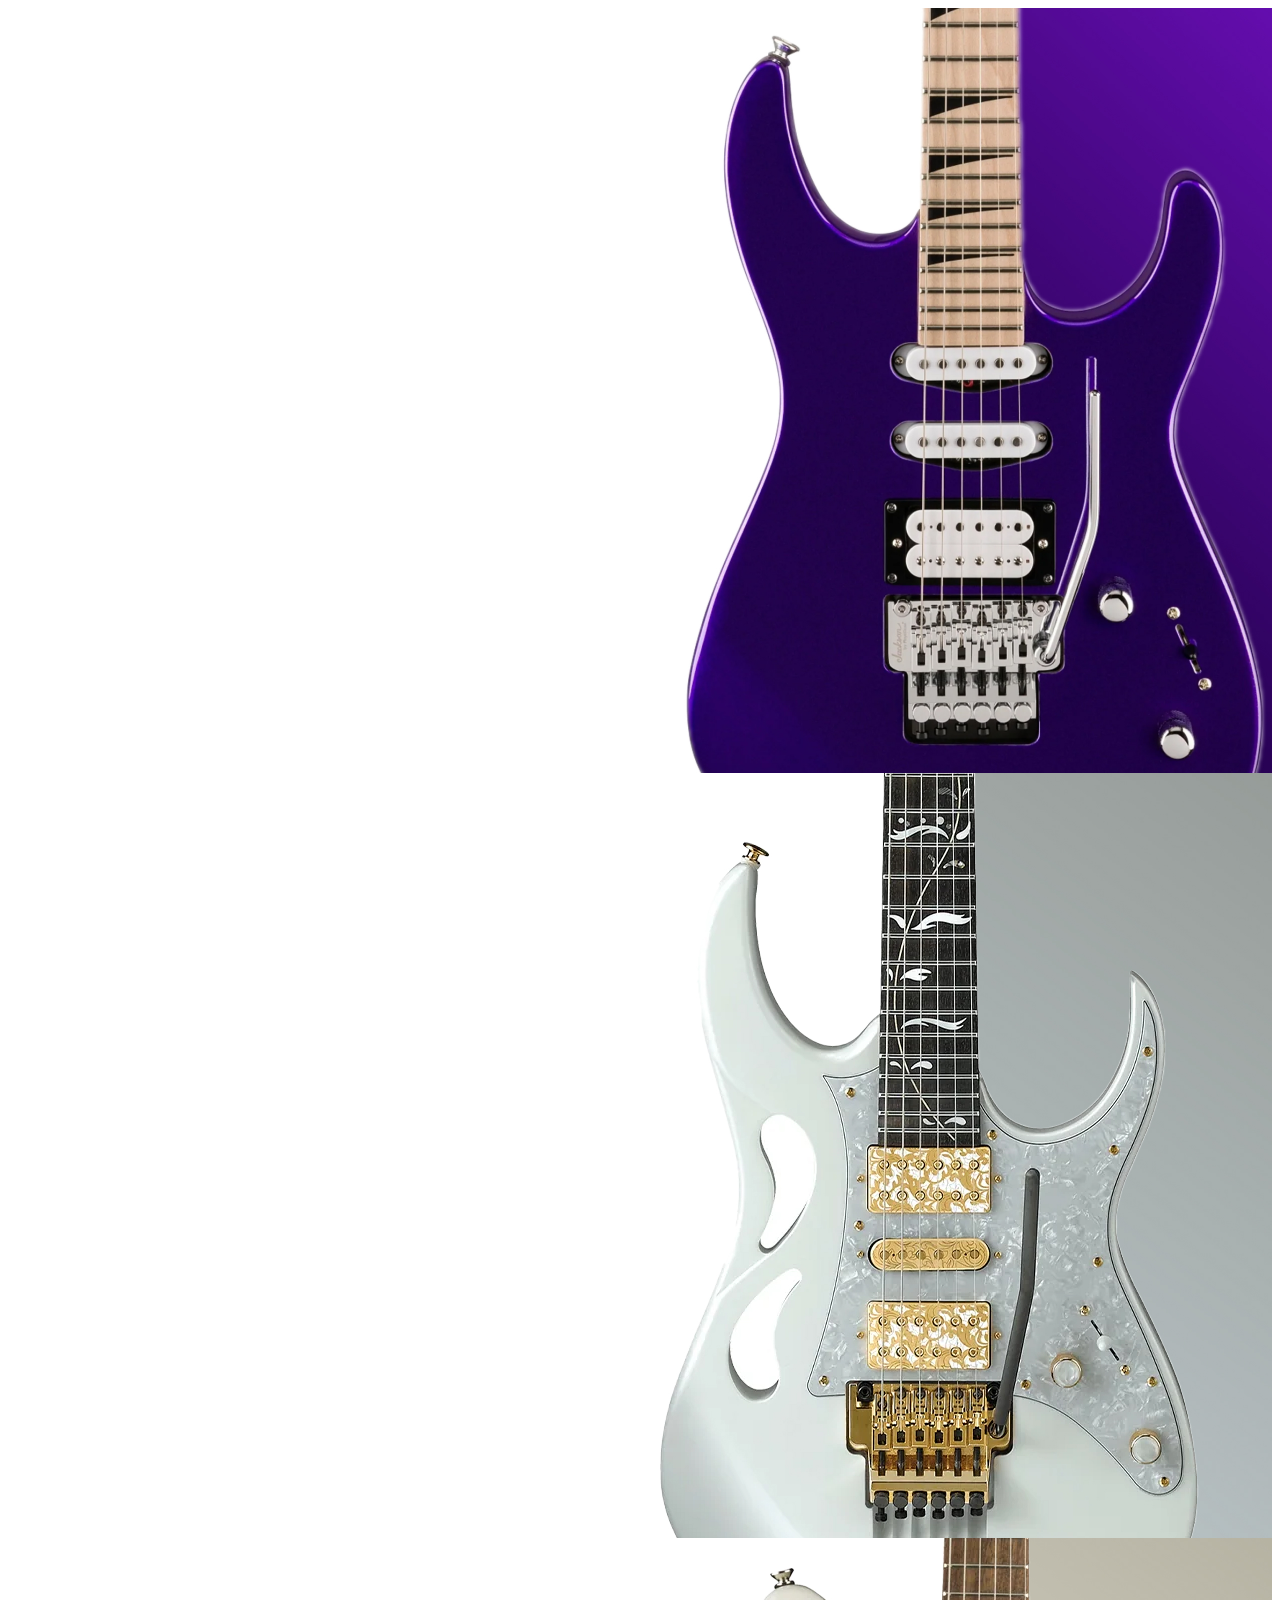
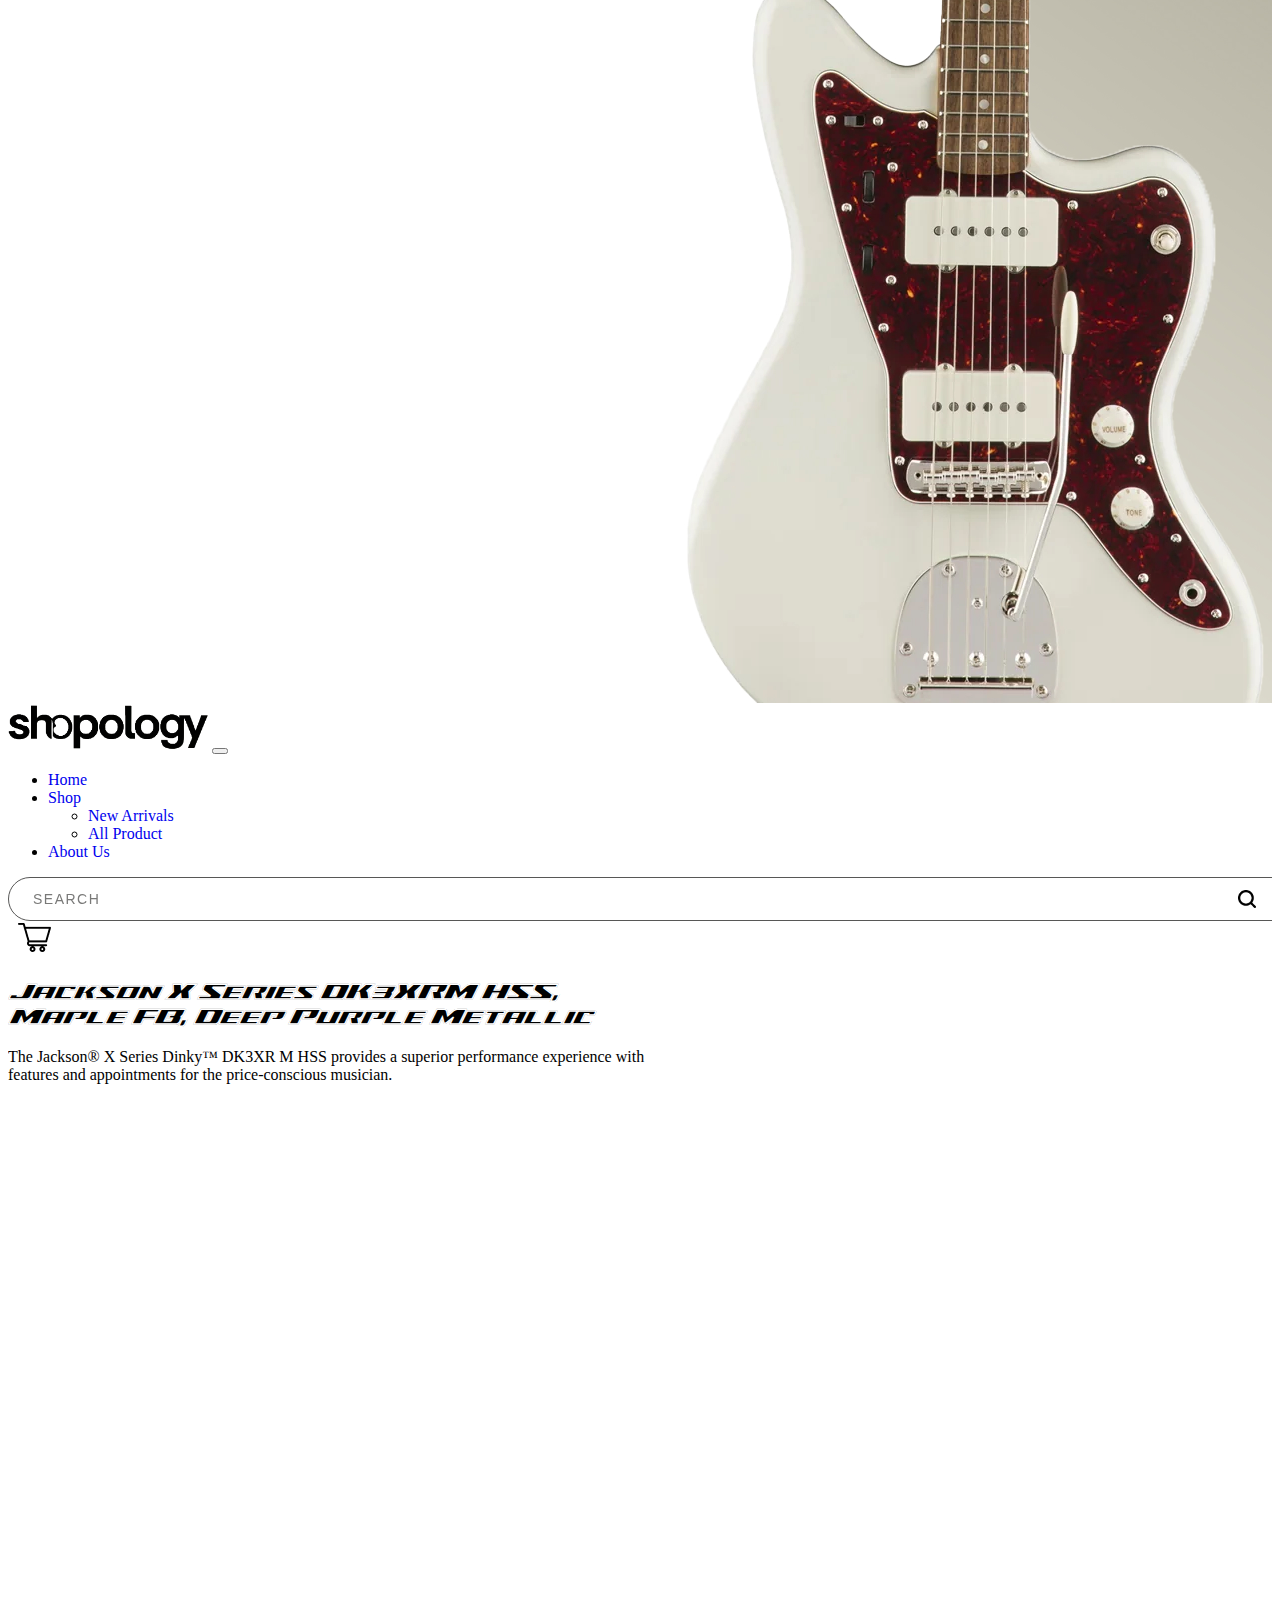
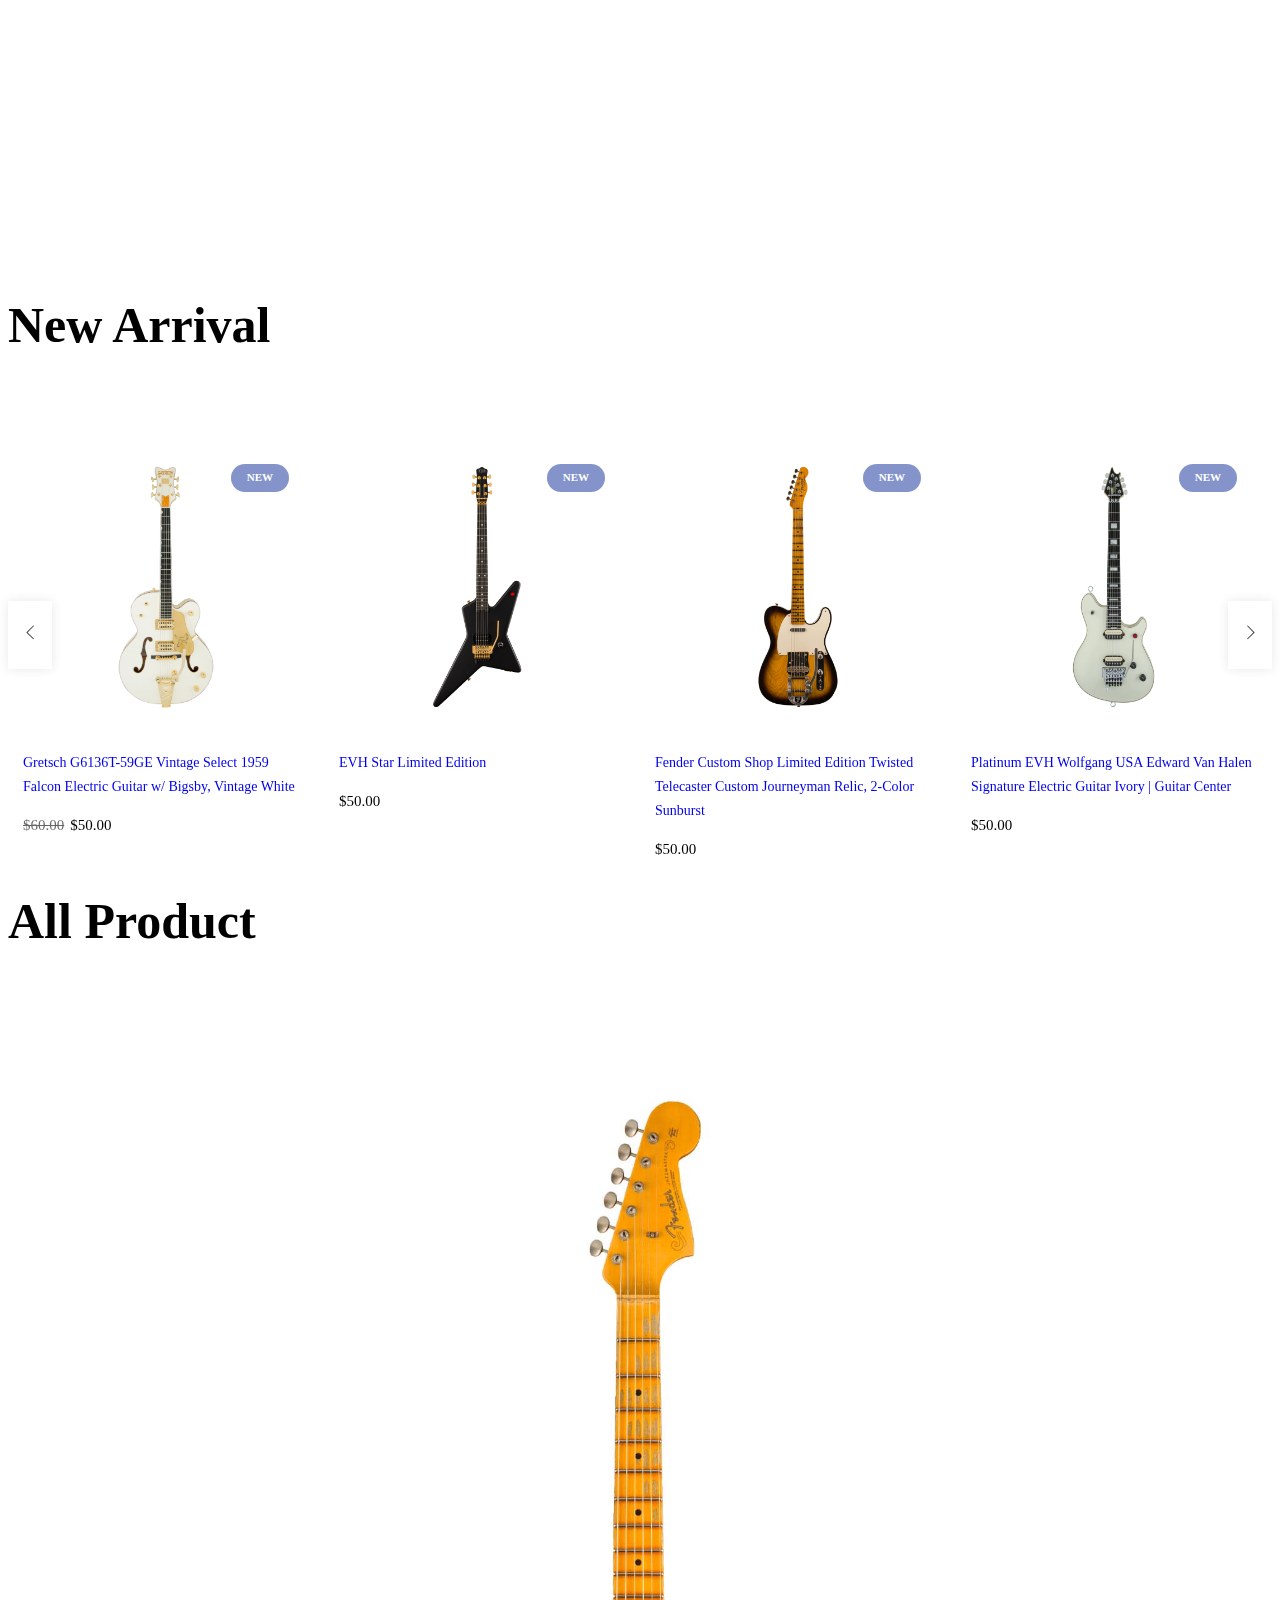
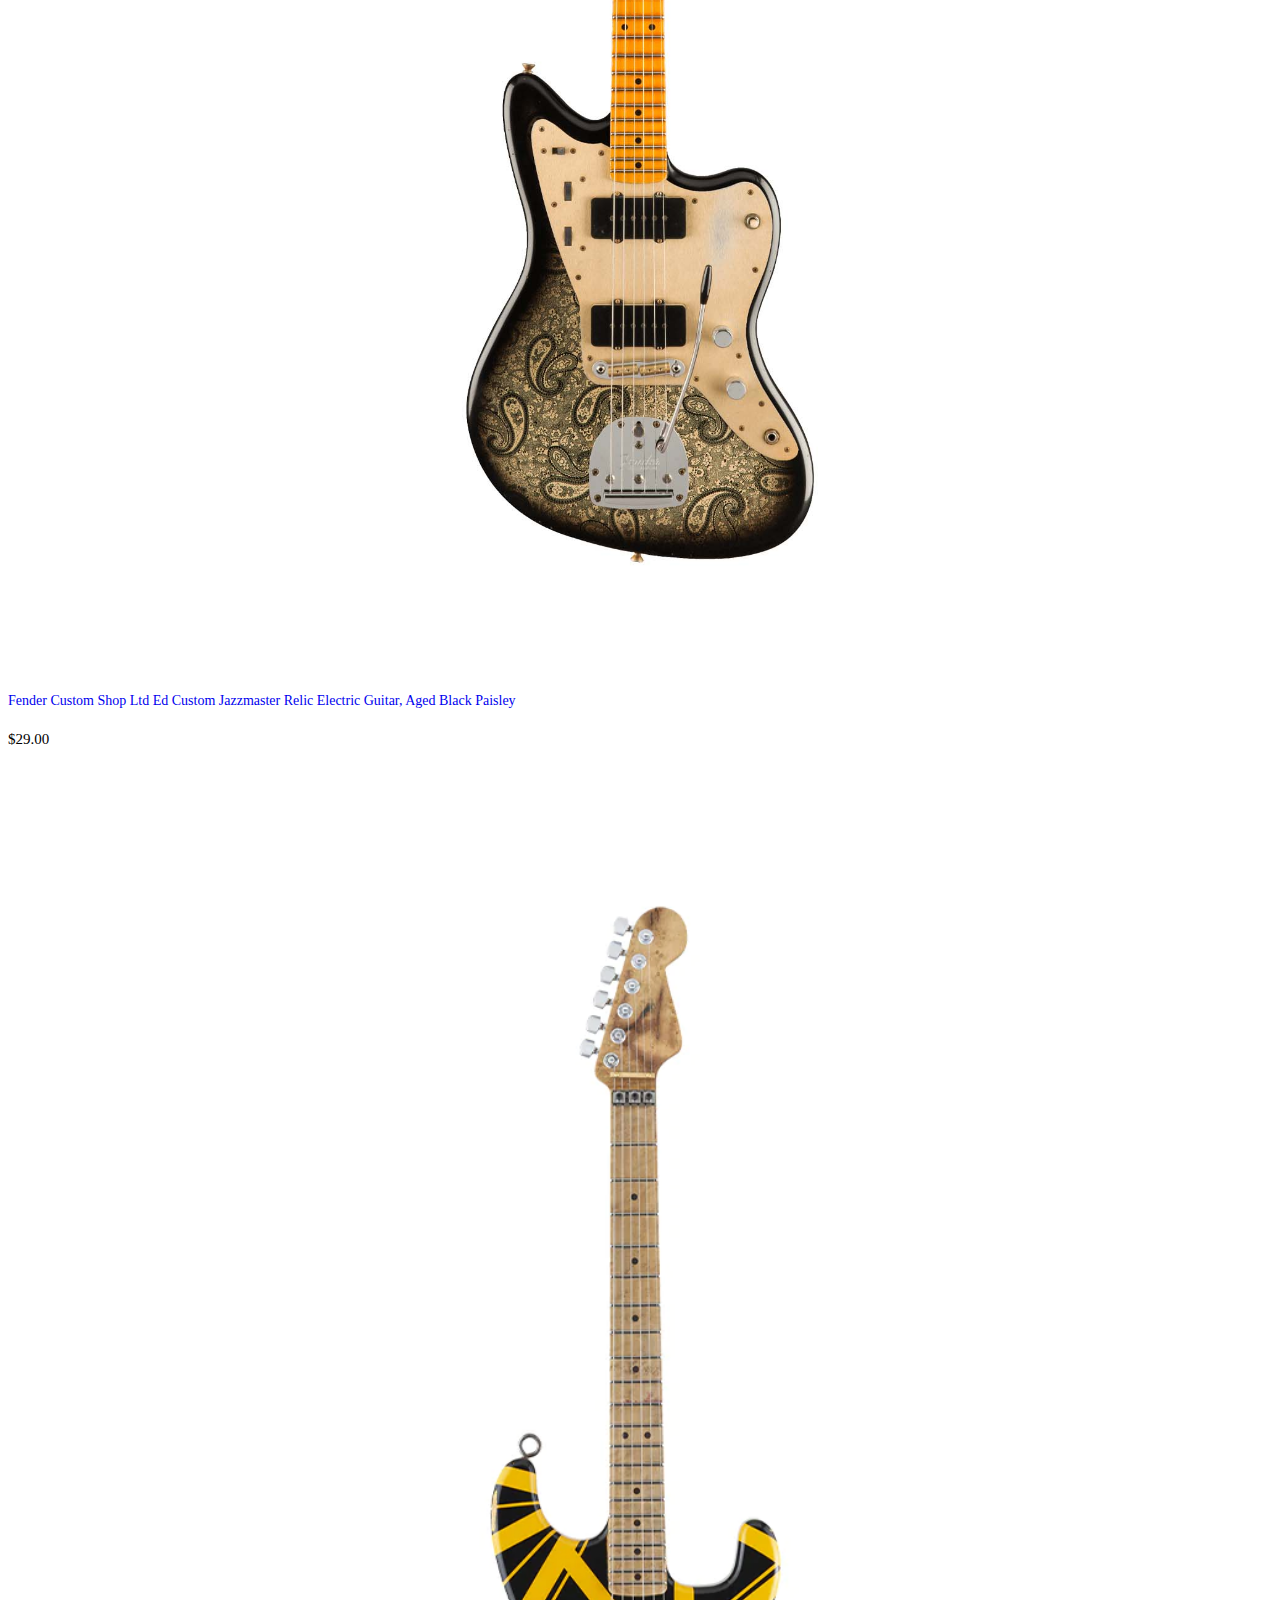
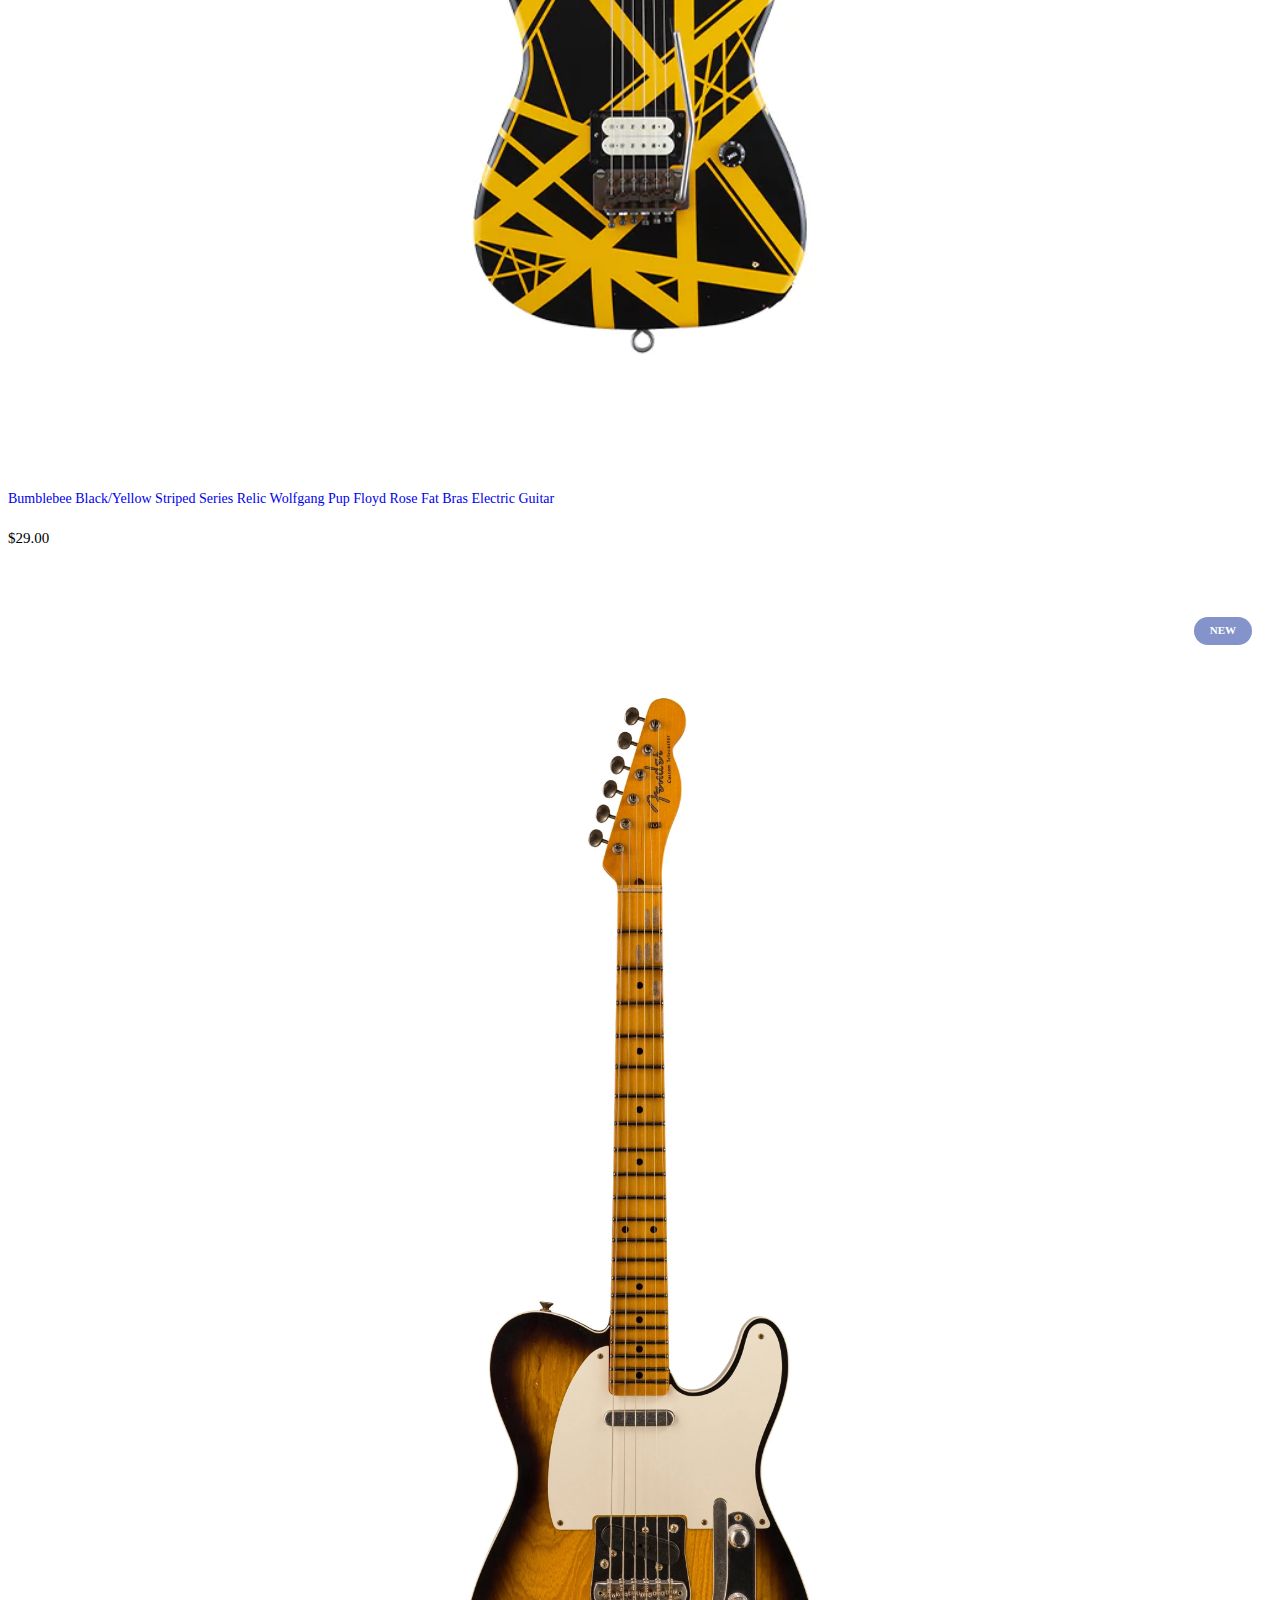
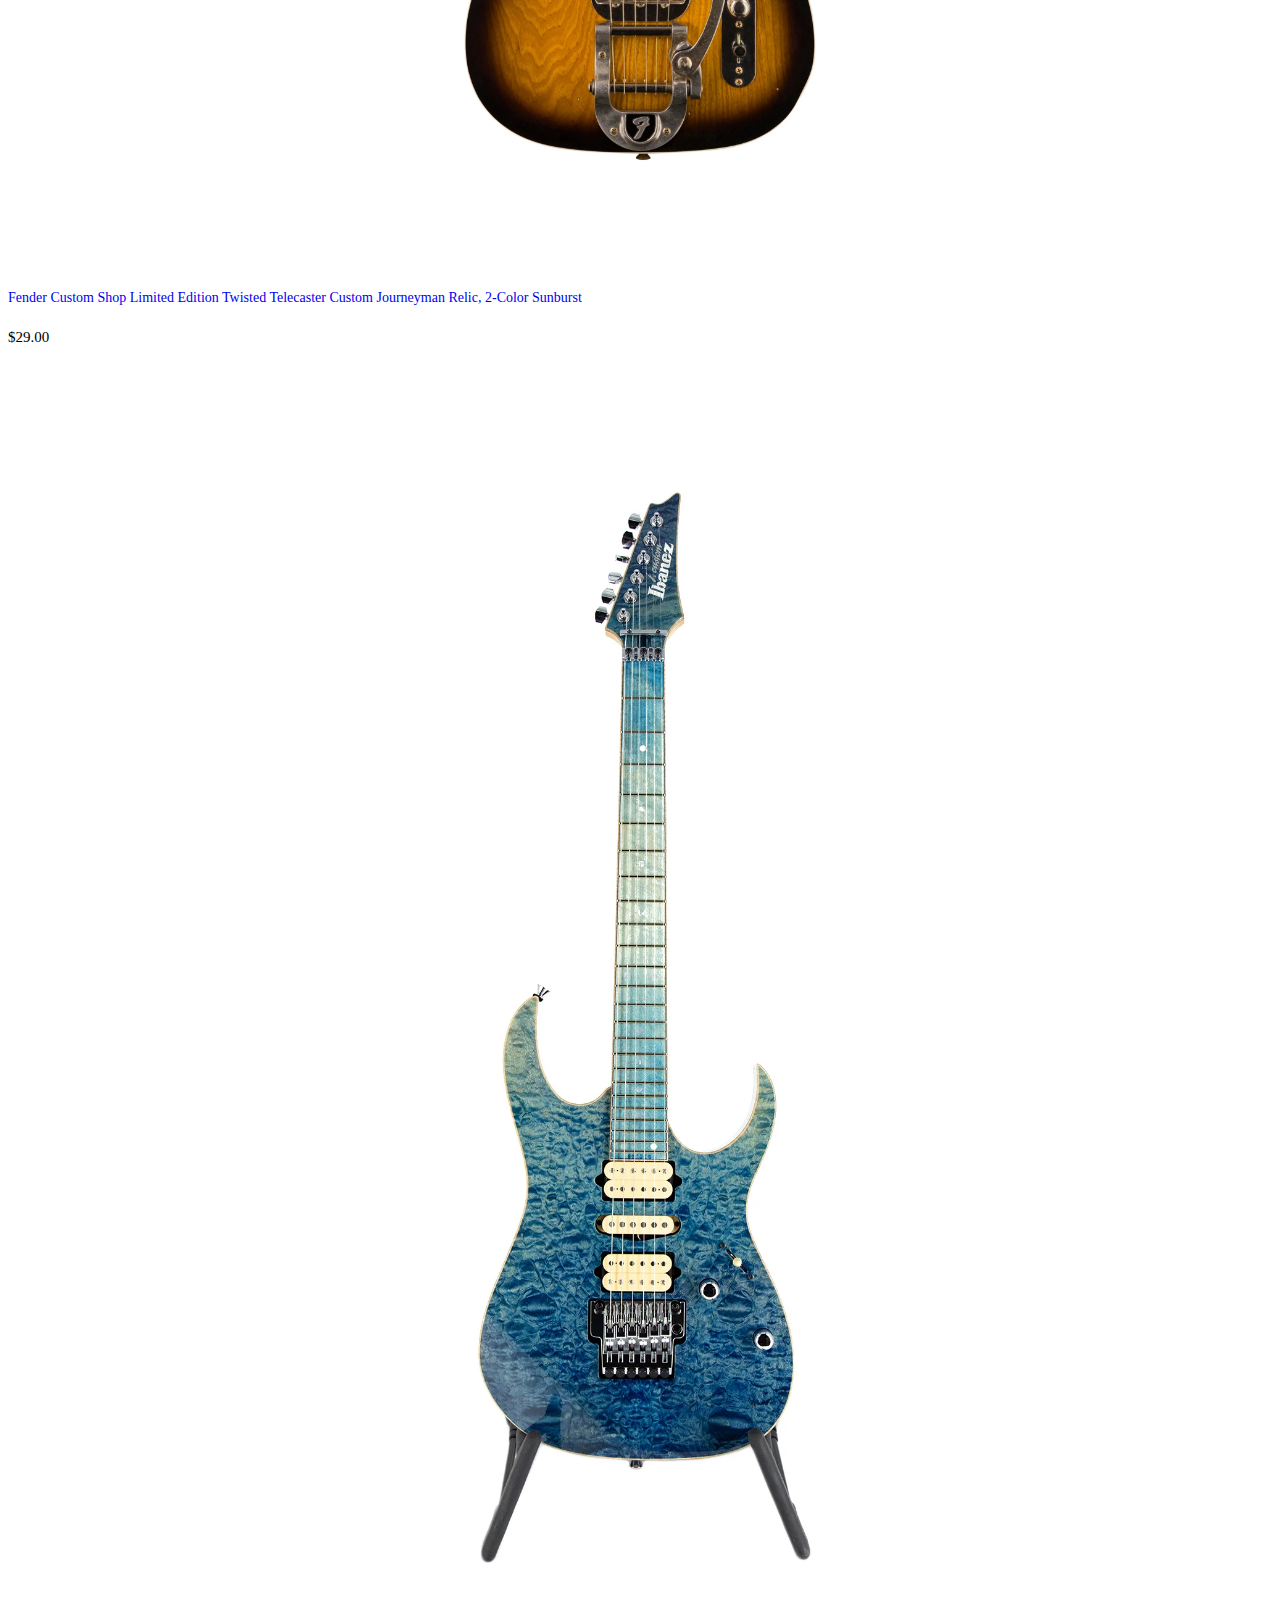
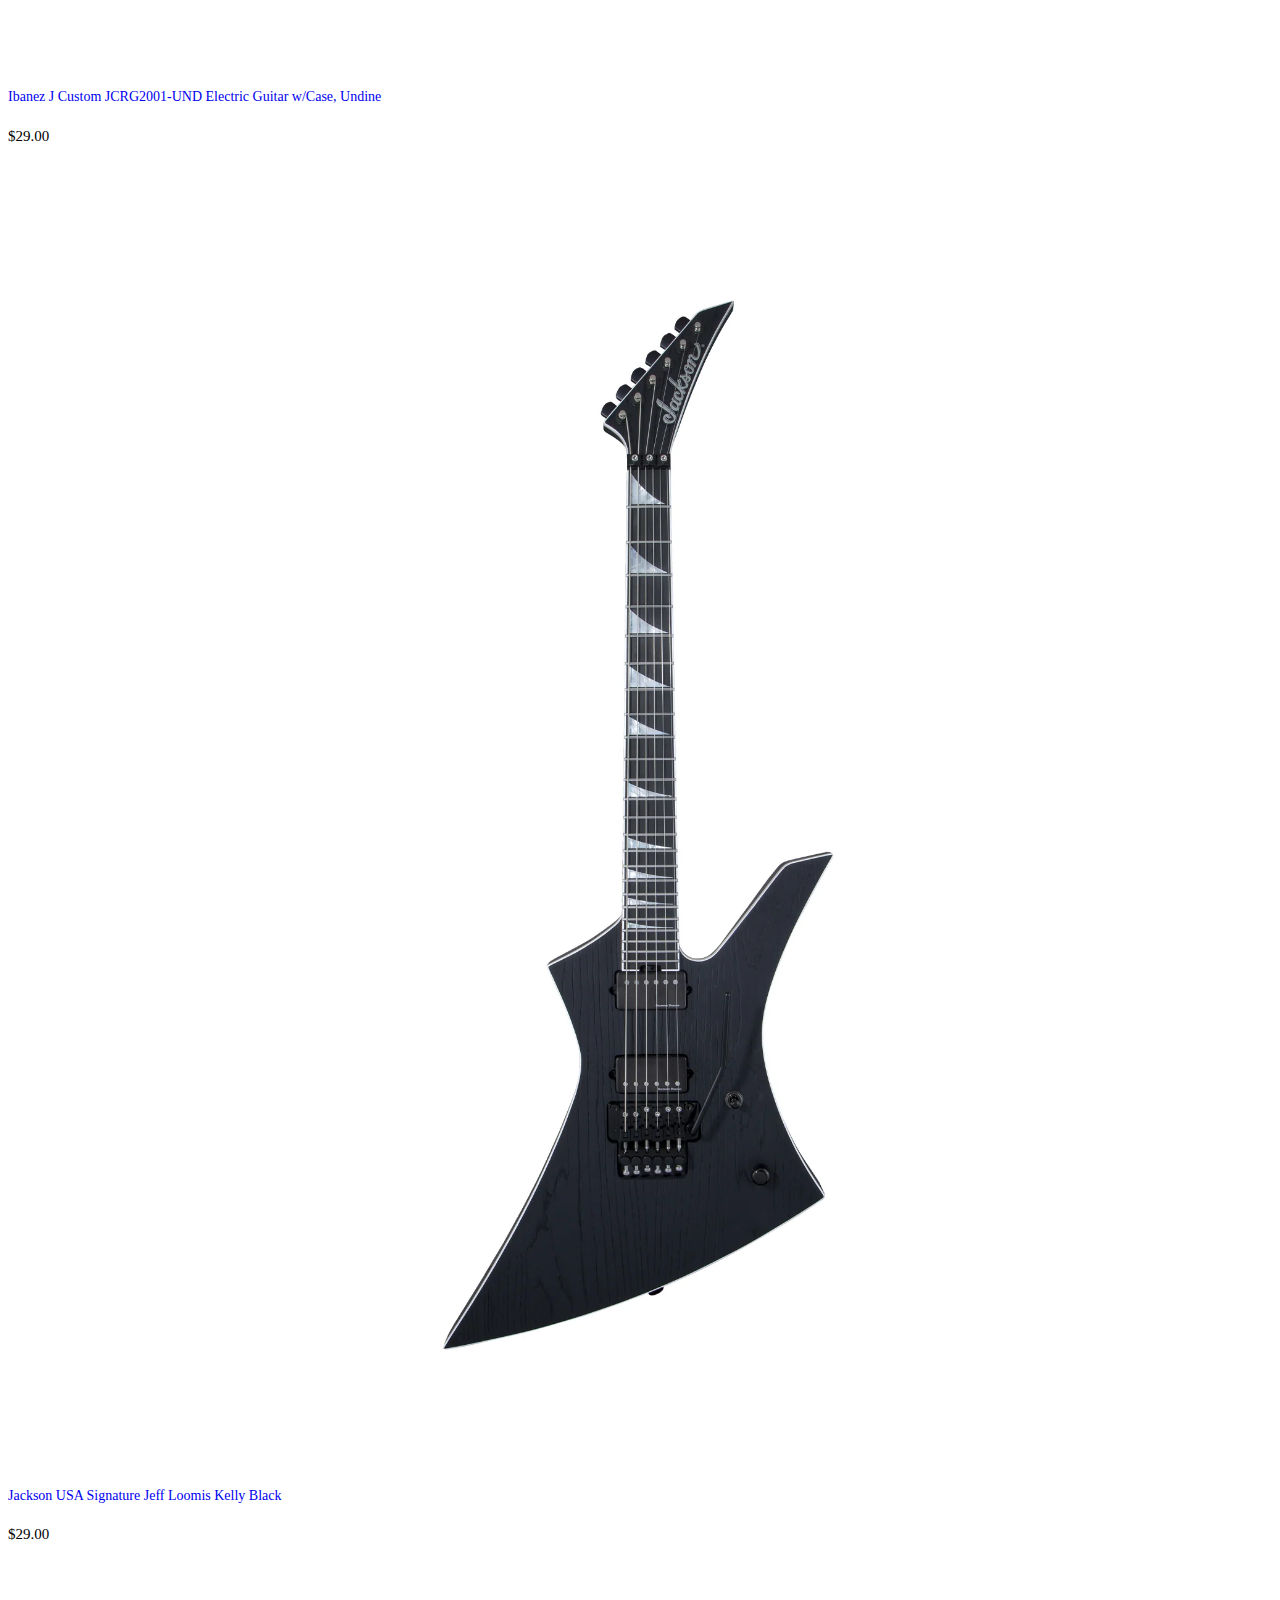
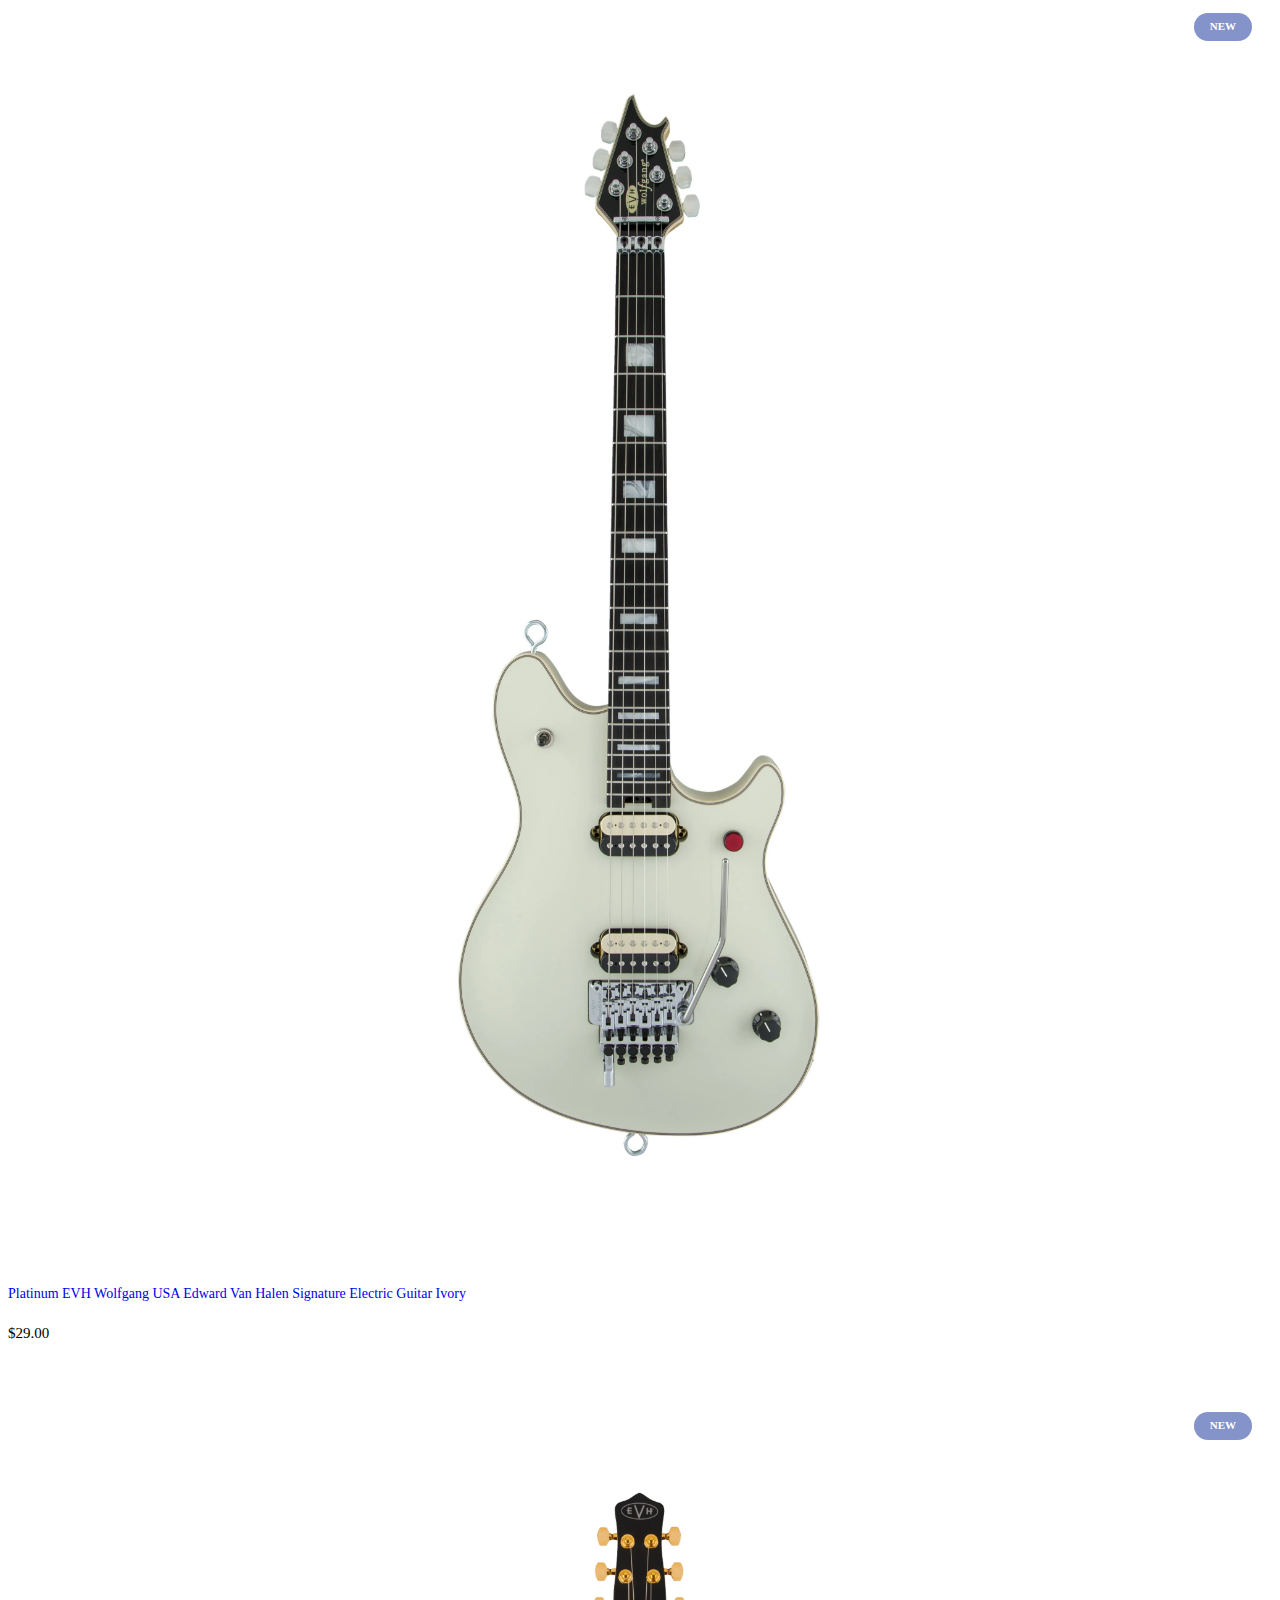
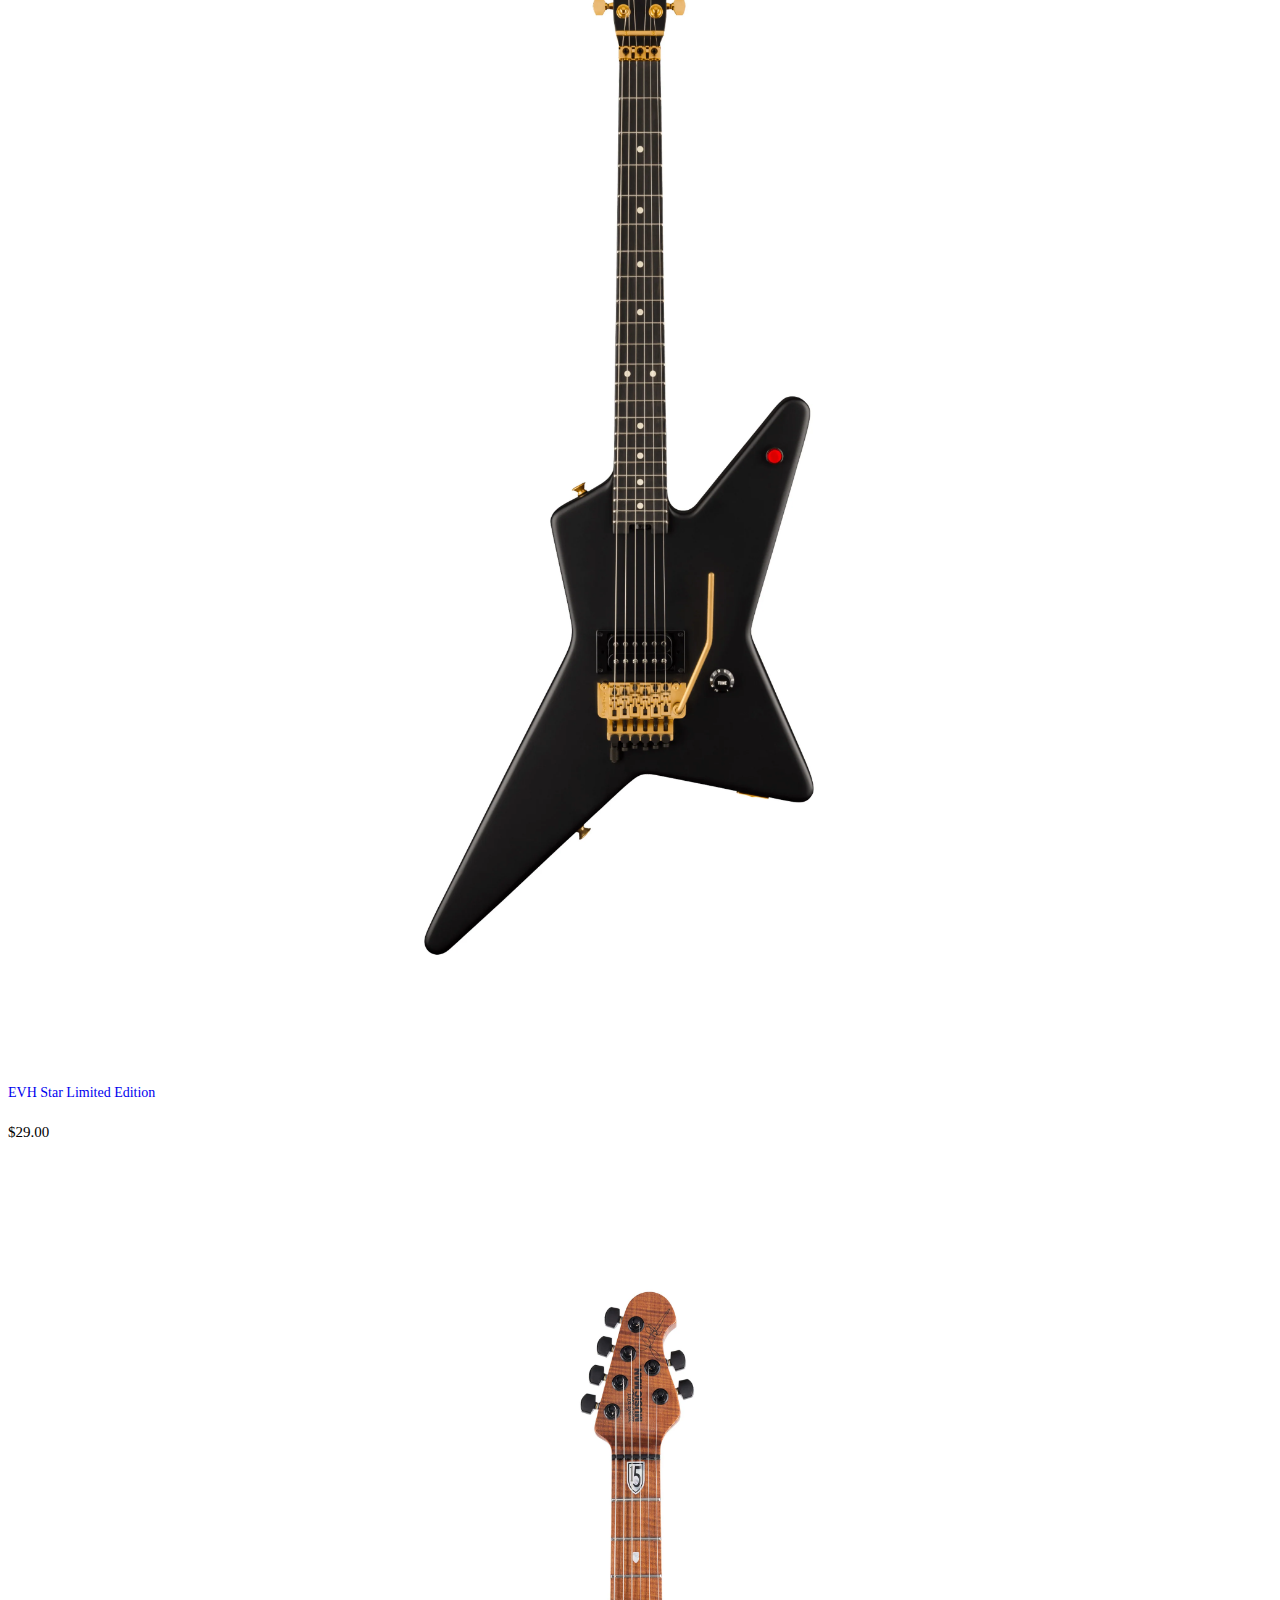
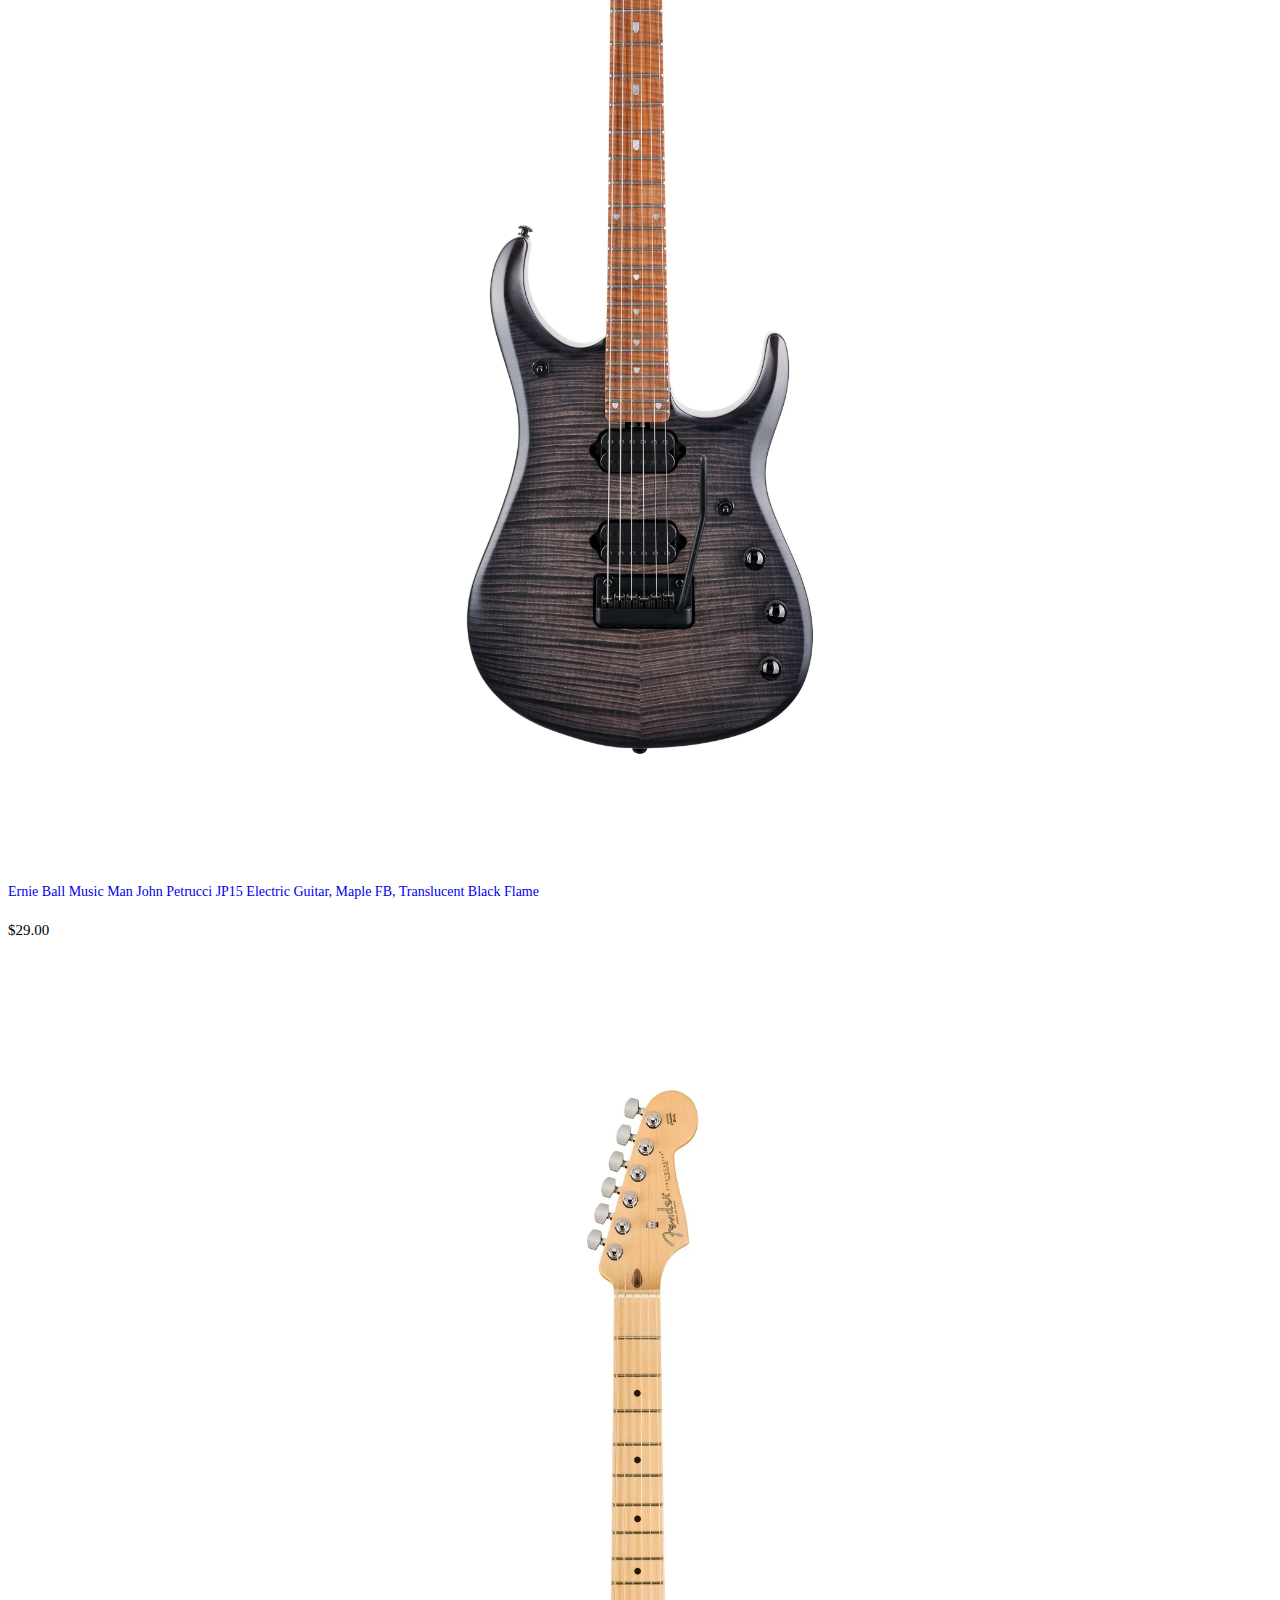
<file: index.html>
<!DOCTYPE html>
<html xmlns="http://www.w3.org/1999/xhtml" xml:lang="en" lang="en">

<head>
    <meta http-equiv="content-type" content="text/html" charset="utf-8" />
    <title>Shopology</title>
    <link rel="icon" href="imgasa/klipartz.com.png" type="image/gif">
    <meta name="viewport" content="width=device-width, initial-scale=1.0">
    <meta name="description" content="">
    <link rel="StyleSheet" href="swiss.css" />
    <script src="https://cdn.jsdelivr.net/npm/bootstrap@5.3.2/dist/js/bootstrap.bundle.min.js"
        integrity="sha384-C6RzsynM9kWDrMNeT87bh95OGNyZPhcTNXj1NW7RuBCsyN/o0jlpcV8Qyq46cDfL" crossorigin="anonymous">
    </script>
    <link href="https://cdn.jsdelivr.net/npm/bootstrap@5.3.2/dist/css/bootstrap.min.css" rel="stylesheet"
        integrity="sha384-T3c6CoIi6uLrA9TneNEoa7RxnatzjcDSCmG1MXxSR1GAsXEV/Dwwykc2MPK8M2HN" crossorigin="anonymous">
    <script src="https://secure.exportkit.com/cdn/js/ek_googlefonts.js?v=6"></script>
    <link rel="stylesheet" href="css/themify-icons.css">
    <link rel="stylesheet" href="css/owl-carousel.css">
    <link rel="stylesheet" href="style.css">
</head>

<body>

    <div id="myCarousel" class="carousel slide" data-ride="carousel" data-interval="10000" data-pause="false">
        <div class="carousel-inner">
            <div class="carousel-item active">
                <div id="bgimg"
                    style="background-image: url('imgasa/Group\ 1.jpg'); background-size: cover; background-repeat: no-repeat; height:765px;">
                </div>
            </div>
            <div class="carousel-item">
                <div id="bgimg"
                    style="background-image: url('imgasa/Group\ 2.jpg'); background-size: cover; background-repeat: no-repeat; height:765px;">
                </div>
            </div>
            <div class="carousel-item">
                <div id="bgimg"
                    style="background-image: url('imgasa/Group\ 3.jpg'); background-size: cover; background-repeat: no-repeat; height:765px;">
                </div>
            </div>


            <!-- pembuka navbar -->
             <nav class="navbar navbar-expand-lg bg-body-tertiary" style="background-color: transparent !important;">
                <div class="container-fluid">
                    <a class="navbar-brand" id="logoshopology" href="#"><img src="imgasa/shopology.png" width="200px" alt=""></a>
            
                    <!-- Adjusted inline style for the hamburger menu button -->
                    <button id="hamburgermenu" class="navbar-toggler" type="button" data-bs-toggle="collapse"
                        data-bs-target="#navbarText" aria-controls="navbarText" aria-expanded="false"
                        aria-label="Toggle navigation" style="margin-right: 10px;">
                        <span class="navbar-toggler-icon"></span>
                    </button>
            
                    <div class="collapse navbar-collapse" id="navbarText">
                        <ul class="navbar-nav me-auto mb-2 mb-lg-0">
                            <li class="nav-item">
                                <a class="nav-link active" aria-current="page" href="#top">Home</a>
                            </li>
                            <li class="nav-item dropdown">
                                <a class="nav-link dropdown-toggle" href="#" role="button" data-bs-toggle="dropdown"
                                    aria-expanded="false">
                                    Shop
                                </a>
                                <ul class="dropdown-menu">
                                    <li><a class="dropdown-item" href="#newarrival">New Arrivals</a></li>
                                    <li><a class="dropdown-item" href="#allproduk">All Product</a></li>
                                </ul>
                            </li>
                            <li class="nav-item">
                                <a class="nav-link" href="#footer">About Us</a>
                            </li>
                        </ul>
            
                        <!-- "dejong" div included in the collapsible section -->
                        <div id="dejong1" class="navbar-text-container" style="display: flex; align-items: center; gap: 20px;">
                            <span class="navbar-text" style="margin-left: 10px;">
                                <a href="shoppingcart.html"><img src="skins/shopping_cart_2838895_1.png" alt=""></a>
                            </span>
                            
                        </div>
                    </div>
            
                    
                    <div class="flex-grow-1">
                        <span class="navbar-text">
                            <input class="search__input form-control" type="text" placeholder="Search">
                        </span>
                    </div>
                    <div id="dejong2" class="navbar-text-container" style="display: flex; align-items: center; gap: 20px;">
                        <span class="navbar-text" style="margin-left: 10px;">
                            <a href="shoppingcart.html"><img src="skins/shopping_cart_2838895_1.png" alt=""></a>
                        </span>
                        
                    </div>
                </div>
            </nav>
            <!-- penutup navbar -->


            <!-- pembuka card -->
            <!-- Card 1 -->
            <div class="d-flex justify-content-start align-items-center vh-100 me-5 mx-5">
                <div class="card" style="width: 40rem; background-color: rgba(255, 255, 255, 0.5);">
                    <div class="card-body">
                        <h2 class="card-title" id="titlecard">Jackson X Series DK3XRM HSS, Maple FB, Deep Purple
                            Metallic</h2>
                        <p class="card-text" id="cardText">The Jackson® X Series Dinky™ DK3XR M HSS provides a superior
                            performance experience with features and appointments for the price-conscious musician.</p>
                    </div>
                </div>
            </div>
            <!-- batas card 1 -->
        </div>
        <!-- batas card -->
    </div>
    </div>

    <!-- pembuka text banner utama -->
    <script>
        const texts = [{
                title: "Ibanez PIA Steve Vai Signature, Stallion White",
                text: "Steve Vai is a virtuoso guitarist, visionary composer, and consummate producer who sculpts musical sound with infinite creativity and technical mastery."
            },
            {
                title: "Squier Classic Vibe 60s Jazzmaster, Laurel FB, Olympic White",
                text: "Classic Vibe ‘60s Jazzmaster® adalah penghormatan pada model favorit Fender yang ikonik."
            },
            {
                title: "Jackson X Series DK3XRM HSS, Maple FB, Deep Purple Metallic",
                text: "The Jackson® X Series Dinky™ DK3XR M HSS provides a superior performance experience with features and appointments for the price-conscious musician."
            }
        ];

        function updateContent(index) {
            const cardText = document.getElementById("cardText");
            const titlecard = document.getElementById("titlecard");
            cardText.classList.remove('fade-in');
            cardText.classList.add('fade-out');
            titlecard.classList.remove('fade-in');
            titlecard.classList.add('fade-out');

            setTimeout(() => {
                document.getElementById("titlecard").textContent = texts[index].title;
                document.getElementById("cardText").textContent = texts[index].text;
                cardText.classList.remove('fade-out');
                cardText.classList.add('fade-in');
                titlecard.classList.remove('fade-out');
                titlecard.classList.add('fade-in');
            }, 1000);
        }

        function updateCarousel(index) {
            document.querySelector('.carousel').querySelectorAll('.carousel-item').forEach((item, i) => {
                i === index ? item.classList.add('active') : item.classList.remove('active');
            });
        }

        function updateCardAndCarousel() {
            const currentIndex = texts.findIndex(text => text.title === document.getElementById("titlecard")
                .textContent);
            const nextIndex = (currentIndex + 1) % texts.length;

            updateContent(nextIndex);
            updateCarousel(nextIndex);
        }

        setInterval(updateCardAndCarousel, 10000);
    </script>
    <!-- penutup text banner utama -->

    <!-- pembuka dari produk banner utama -->
    <section class="small-banner section">
        <div class="container-fluid">
            <div class="row">
                <!-- Single Banner  -->
                <div class="col-lg-4 col-md-6 col-12">
                    <div class="single-banner">
                        <iframe width="450" height="240"
                            src="https://www.youtube.com/embed/pI4-M2xgrvU?si=ZbTyUxkT8d_DhUAQ"
                            title="YouTube video player" frameborder="0"
                            allow="accelerometer; autoplay; clipboard-write; encrypted-media; gyroscope; picture-in-picture; web-share"
                            allowfullscreen></iframe>
                    </div>
                </div>
                <!-- /End Single Banner  -->
                <!-- Single Banner  -->
                <div class="col-lg-4 col-md-6 col-12">
                    <div class="single-banner">
                        <iframe width="450" height="240"
                            src="https://www.youtube.com/embed/H2NawuyVafc?si=LwbJuUCQaDoySURm"
                            title="YouTube video player" frameborder="0"
                            allow="accelerometer; autoplay; clipboard-write; encrypted-media; gyroscope; picture-in-picture; web-share"
                            allowfullscreen></iframe>
                    </div>
                </div>
                <!-- /End Single Banner  -->
                <!-- Single Banner  -->
                <div class="col-lg-4 col-12">
                    <div class="single-banner tab-height">
                        <iframe width="450" height="240"
                            src="https://www.youtube.com/embed/c5CA8XbZvbs?si=tefG1GzXwbRsXh9-"
                            title="YouTube video player" frameborder="0"
                            allow="accelerometer; autoplay; clipboard-write; encrypted-media; gyroscope; picture-in-picture; web-share"
                            allowfullscreen></iframe>
                    </div>
                </div>
                <!-- /End Single Banner  -->
            </div>
        </div>
    </section>
    <!-- penutup dari banner utama -->

    <!-- pembuka new arival  owl carousel -->
    <div id="newarrival" class="product-area most-popular section">
        <div class="container">
            <div class="row">
                <div class="col-12">
                    <div class="section-title">
                        <h1 class="jwr text-center mt-5 mb-5" style="font-size: 50px; font-weight: bold;">New Arrival</br></h1>
                    </div>
                </div>
            </div>
            <div class="row">
                <div class="col-12">
                    <div class="owl-carousel popular-slider">
                        <!-- Start Single Product -->
                        <div class="single-product">
                            <div class="product-img">
                                <a href="deskripsiproduk.html">
                                    <img class="default-img" src="imgproduk/gitar (9).webp" alt="#">

                                    <span class="new">New</span>
                                </a>
                                
                            </div>
                            <div class="product-content">
                                <h3><a href="product-details.html">Gretsch G6136T-59GE Vintage Select 1959 Falcon Electric Guitar w/ Bigsby, Vintage White</a></h3>
                                <div class="product-price">
                                    <span class="old">$60.00</span>
                                    <span>$50.00</span>
                                </div>
                            </div>
                        </div>
                        <!-- End Single Product -->
                        <!-- Start Single Product -->
                        <div class="single-product">
                            <div class="product-img">
                                <a href="deskripsiproduk.html">
                                    <img class="default-img" src="imgproduk/gitar (3).webp" alt="#">

                                    <span class="new">New</span>
                                </a>
                                
                            </div>
                            <div class="product-content">
                                <h3><a href="deskripsiproduk.html">EVH Star Limited Edition</a></h3>
                                <div class="product-price">
                                    <span>$50.00</span>
                                </div>
                            </div>
                        </div>
                        <!-- End Single Product -->
                        <!-- Start Single Product -->
                        <div class="single-product">
                            <div class="product-img">
                                <a href="deskripsiproduk.html">
                                    <img class="default-img" src="imgproduk/gitar (11).webp" alt="#">

                                    <span class="new">New</span>
                                </a>
                                
                            </div>
                            <div class="product-content">
                                <h3><a href="deskripsiproduk.html">Fender Custom Shop Limited Edition Twisted Telecaster
                                        Custom Journeyman Relic, 2-Color Sunburst</a></h3>
                                <div class="product-price">
                                    <span>$50.00</span>
                                </div>
                            </div>
                        </div>
                        <!-- End Single Product -->
                        <!-- Start Single Product -->
                        <div class="single-product">
                            <div class="product-img">
                                <a href="deskripsiproduk.html">
                                    <img class="default-img" src="imgproduk/gitar (2).webp" alt="#">

                                    <span class="new">New</span>
                                </a>
                                
                            </div>
                            <div class="product-content">
                                <h3><a href="deskripsiproduk.html">Platinum EVH Wolfgang USA Edward Van Halen Signature
                                        Electric Guitar Ivory | Guitar Center</a></h3>
                                <div class="product-price">
                                    <span>$50.00</span>
                                </div>
                            </div>
                        </div>
                        <!-- End Single Product -->
                        <!-- Start Single Product -->
                        <div class="single-product">
                            <div class="product-img">
                                <a href="deskripsiproduk.html">
                                    <img class="default-img" src="imgproduk/gitar (6).webp" alt="#">
                                    <span class="new">New</span>
                                </a>
                                
                            </div>
                            <div class="product-content">
                                <h3><a href="deskripsiproduk.html">Fender Bruno Mars Stratocaster Electric Guitar Mars
                                        Mocha</a></h3>
                                <div class="product-price">
                                    <span>$50.00</span>
                                </div>
                            </div>
                        </div>
                        <!-- End Single Product -->
                        <!-- Start Single Product -->
                        <div class="single-product">
                            <div class="product-img">
                                <a href="deskripsiproduk.html">
                                    <img class="default-img" src="imgproduk/gitar (7).webp" alt="#">
                                    <span class="new">New</span>
                                </a>
                                
                            </div>
                            <div class="product-content">
                                <h3><a href="deskripsiproduk.html">Fender FSR Player Plus Meteora Electric Guitar,
                                        Roasted Maple FB, Sapphire Blue Transparent</a></h3>
                                <div class="product-price">
                                    <span>$50.00</span>
                                </div>
                            </div>
                        </div>
                        <!-- End Single Product -->
                    </div>
                </div>
            </div>
        </div>
    </div>
    <!-- penutup new arrival -->

    <!-- pembuka all product -->
    <div id="allproduk" class="product-area section">
        <div class="container">
            <div class="row">
                <div class="col-12">
                    <div class="section-title">
                        <h1 class="jwr text-center mt-5 mb-5" style="font-size: 50px; font-weight: bold;">All Product</h1>
                    </div>
                </div>
            </div>
            <div class="row">
                <div class="col-12">
                    <div class="product-info">
                        <div class="tab-content" id="myTabContent">
                            <!-- Start Single Tab -->
                            <div class="tab-pane fade show active" id="man" role="tabpanel">
                                <div class="tab-single">
                                    <div class="row">
                                        <div class="col-xl-3 col-lg-4 col-md-4 col-12">
                                            <div class="single-product">
                                                <div class="product-img">
                                                    <a href="deskripsiproduk.html">
                                                        <img class="default-img" src="imgproduk/gitar (1).jpg" alt="#">

                                                    </a>
                                                    
                                                </div>
                                                <div class="product-content">
                                                    <h3><a href="deskripsiproduk.html">Fender Custom Shop Ltd Ed Custom
                                                            Jazzmaster Relic Electric Guitar, Aged Black Paisley</a>
                                                    </h3>
                                                    <div class="product-price">
                                                        <span>$29.00</span>
                                                    </div>
                                                </div>
                                            </div>
                                        </div>
                                        <div class="col-xl-3 col-lg-4 col-md-4 col-12">
                                            <div class="single-product">
                                                <div class="product-img">
                                                    <a href="deskripsiproduk.html">
                                                        <img class="default-img" src="imgproduk/gitar (10).webp"alt="#"></a>
                                                    
                                                </div>
                                                <div class="product-content">
                                                    <h3><a href="deskripsiproduk.html">Bumblebee Black/Yellow Striped
                                                            Series Relic Wolfgang Pup Floyd Rose Fat Bras Electric
                                                            Guitar</a></h3>
                                                    <div class="product-price">
                                                        <span>$29.00</span>
                                                    </div>
                                                </div>
                                            </div>
                                        </div>
                                        <div class="col-xl-3 col-lg-4 col-md-4 col-12">
                                            <div class="single-product">
                                                <div class="product-img">
                                                    <a href="deskripsiproduk.html">
                                                        <img class="default-img" src="imgproduk/gitar (11).webp"alt="#"><span class="new">New</span></a>
                                                    
                                                </div>
                                                <div class="product-content">
                                                    <h3><a href="deskripsiproduk.html">Fender Custom Shop Limited
                                                            Edition Twisted Telecaster Custom Journeyman Relic, 2-Color
                                                            Sunburst</a></h3>
                                                    <div class="product-price">
                                                        <span>$29.00</span>
                                                    </div>
                                                </div>
                                            </div>
                                        </div>
                                        <div class="col-xl-3 col-lg-4 col-md-4 col-12">
                                            <div class="single-product">
                                                <div class="product-img">
                                                    <a href="deskripsiproduk.html">
                                                        <img class="default-img" src="imgproduk/gitar (12).webp"alt="#"></a>
                                                    
                                                </div>
                                                <div class="product-content">
                                                    <h3><a href="deskripsiproduk.html">Ibanez J Custom JCRG2001-UND
                                                            Electric Guitar w/Case, Undine</a></h3>
                                                    <div class="product-price">
                                                        <span>$29.00</span>
                                                    </div>
                                                </div>
                                            </div>
                                        </div>
                                        <div class="col-xl-3 col-lg-4 col-md-4 col-12">
                                            <div class="single-product">
                                                <div class="product-img">
                                                    <a href="deskripsiproduk.html">
                                                        <img class="default-img" src="imgproduk/gitar (13).webp"alt="#"></a>
                                                    
                                                </div>
                                                <div class="product-content">
                                                    <h3><a href="deskripsiproduk.html">Jackson USA Signature Jeff Loomis
                                                            Kelly Black</a></h3>
                                                    <div class="product-price">
                                                        <span>$29.00</span>
                                                    </div>
                                                </div>
                                            </div>
                                        </div>
                                        <div class="col-xl-3 col-lg-4 col-md-4 col-12">
                                            <div class="single-product">
                                                <div class="product-img">
                                                    <a href="deskripsiproduk.html">
                                                        <img class="default-img" src="imgproduk/gitar (2).webp" alt="#"><span class="new">New</span> </a>
                                                    
                                                </div>
                                                <div class="product-content">
                                                    <h3><a href="deskripsiproduk.html">Platinum EVH Wolfgang USA Edward
                                                            Van Halen Signature Electric Guitar Ivory</a></h3>
                                                    <div class="product-price">
                                                        <span>$29.00</span>
                                                    </div>
                                                </div>
                                            </div>
                                        </div>
                                        <div class="col-xl-3 col-lg-4 col-md-4 col-12">
                                            <div class="single-product">
                                                <div class="product-img">
                                                    <a href="deskripsiproduk.html">
                                                        <img class="default-img" src="imgproduk/gitar (3).webp" alt="#">
                                                        <span class="new">New</span>
                                                    </a>
                                                    
                                                </div>
                                                <div class="product-content">
                                                    <h3><a href="deskripsiproduk.html">EVH Star Limited Edition</a></h3>
                                                    <div class="product-price">
                                                        <span>$29.00</span>
                                                    </div>
                                                </div>
                                            </div>
                                        </div>
                                        <div class="col-xl-3 col-lg-4 col-md-4 col-12">
                                            <div class="single-product">
                                                <div class="product-img">
                                                    <a href="deskripsiproduk.html">
                                                        <img class="default-img" src="imgproduk/gitar (4).webp" alt="#">

                                                    </a>
                                                    
                                                </div>
                                                <div class="product-content">
                                                    <h3><a href="deskripsiproduk.html">Ernie Ball Music Man John
                                                            Petrucci JP15 Electric Guitar, Maple FB, Translucent Black
                                                            Flame</a></h3>
                                                    <div class="product-price">
                                                        <span>$29.00</span>
                                                    </div>
                                                </div>
                                            </div>
                                        </div>
                                        <div class="col-xl-3 col-lg-4 col-md-4 col-12">
                                            <div class="single-product">
                                                <div class="product-img">
                                                    <a href="deskripsiproduk.html">
                                                        <img class="default-img" src="imgproduk/gitar (5).webp" alt="#">

                                                    </a>
                                                    
                                                </div>
                                                <div class="product-content">
                                                    <h3><a href="deskripsiproduk.html">Fender Player HSS Stratocaster
                                                            Electric Guitar, Maple FB, Polar White</a></h3>
                                                    <div class="product-price">
                                                        <span>$29.00</span>
                                                    </div>
                                                </div>
                                            </div>
                                        </div>
                                        <div class="col-xl-3 col-lg-4 col-md-4 col-12">
                                            <div class="single-product">
                                                <div class="product-img">
                                                    <a href="deskripsiproduk.html">
                                                        <img class="default-img" src="imgproduk/gitar (6).webp" alt="#">
                                                        <span class="new">New</span>
                                                    </a>
                                                    
                                                </div>
                                                <div class="product-content">
                                                    <h3><a href="deskripsiproduk.html">Fender Bruno Mars Stratocaster
                                                            Maple Mars Mocha</a></h3>
                                                    <div class="product-price">
                                                        <span>$29.00</span>
                                                    </div>
                                                </div>
                                            </div>
                                        </div>
                                        <div class="col-xl-3 col-lg-4 col-md-4 col-12">
                                            <div class="single-product">
                                                <div class="product-img">
                                                    <a href="deskripsiproduk.html">
                                                        <img class="default-img" src="imgproduk/gitar (7).webp" alt="#">
                                                        <span class="new">New</span>
                                                    </a>
                                                    
                                                </div>
                                                <div class="product-content">
                                                    <h3><a href="deskripsiproduk.html">Fender FSR Player Plus Meteora
                                                            Electric Guitar, Roasted Maple FB, Sapphire Blue
                                                            Transparent</a></h3>
                                                    <div class="product-price">
                                                        <span>$29.00</span>
                                                    </div>
                                                </div>
                                            </div>
                                        </div>
                                        <div class="col-xl-3 col-lg-4 col-md-4 col-12">
                                            <div class="single-product">
                                                <div class="product-img">
                                                    <a href="deskripsiproduk.html">
                                                        <img class="default-img" src="imgproduk/gitar (8).webp" alt="#">

                                                    </a>
                                                    
                                                </div>
                                                <div class="product-content">
                                                    <h3><a href="deskripsiproduk.html">Heritage Standard Collection
                                                            H-150 P90 Electric Guitar with Case, Vintage Cherry
                                                            Sunburst</a></h3>
                                                    <div class="product-price">
                                                        <span>$29.00</span>
                                                    </div>
                                                </div>
                                            </div>
                                        </div>
                                        <div class="col-xl-3 col-lg-4 col-md-4 col-12">
                                            <div class="single-product">
                                                <div class="product-img">
                                                    <a href="deskripsiproduk.html">
                                                        <img class="default-img" src="imgproduk/gitar (9).webp" alt="#">
                                                        <span class="new">New</span>
                                                    </a>
                                                    
                                                </div>
                                                <div class="product-content">
                                                    <h3><a href="deskripsiproduk.html">Gretsch G6136T-59GE Vintage
                                                            Select 1959 Falcon Electric Guitar w/ Bigsby, Vintage
                                                            White</a></h3>
                                                    <div class="product-price">
                                                        <span>$29.00</span>
                                                    </div>
                                                </div>
                                            </div>
                                        </div>
                                        <div class="col-xl-3 col-lg-4 col-md-4 col-12">
                                            <div class="single-product">
                                                <div class="product-img">
                                                    <a href="deskripsiproduk.html">
                                                        <img class="default-img"
                                                            src="imgproduk/F03-037-4083-505_1562813679918.webp" alt="#">
                                                        <span class="out-of-stock">Hot</span>


                                                    </a>
                                                    
                                                </div>
                                                <div class="product-content">
                                                    <h3><a href="deskripsiproduk.html">Squier Classic Vibe 60s
                                                            Jazzmaster, Laurel FB, Olympic White</a></h3>
                                                    <div class="product-price">
                                                        <span>$29.00</span>
                                                    </div>
                                                </div>
                                            </div>
                                        </div>
                                        <div class="col-xl-3 col-lg-4 col-md-4 col-12">
                                            <div class="single-product">
                                                <div class="product-img">
                                                    <a href="deskripsiproduk.html">
                                                        <img class="default-img"
                                                            src="imgproduk/products_2FI01-PIA3761-SLW_2FI01-PIA3761-SLW_1592894436960.webp"
                                                            alt="#">
                                                        <span class="out-of-stock">Hot</span>

                                                    </a>
                                                    
                                                </div>
                                                <div class="product-content">
                                                    <h3><a href="deskripsiproduk.html">Ibanez PIA Steve Vai Signature,
                                                            Stallion White</a></h3>
                                                    <div class="product-price">
                                                        <span>$29.00</span>
                                                    </div>
                                                </div>
                                            </div>
                                        </div>
                                        <div class="col-xl-3 col-lg-4 col-md-4 col-12">
                                            <div class="single-product">
                                                <div class="product-img">
                                                    <a href="deskripsiproduk.html">
                                                        <img class="default-img" src="imgproduk/gitar (2).png" alt="#">

                                                        <span class="out-of-stock">Hot</span>
                                                    </a>
                                                    
                                                </div>
                                                <div class="product-content">
                                                    <h3><a href="deskripsiproduk.html">Jackson X Series DK3XRM HSS,
                                                            Maple FB, Deep Purple Metallic</a></h3>
                                                    <div class="product-price">
                                                        <span>$60.00</span>
                                                    </div>
                                                </div>
                                            </div>
                                        </div>
                                    </div>
                                </div>
                            </div>
                        </div>
                    </div>
                </div>
            </div>
        </div>
    </div>
    <!-- End Product Area -->

    <!-- pembuka footer -->
    <footer id="footer" class="footer mt-5">
        <!-- Footer Top -->
        <div class="footer-top section">
            <div class="container">
                <div class="row">
                    <div class="col-lg-5 col-md-6 col-12">
                        <!-- Single Widget -->
                        <div class="single-footer about">
                            <div class="logo">
                                <a href="index.html"><img src="imgasa/shopologyputih.png" class="mt-1" width="200px"
                                        alt="#"></a>
                            </div>
                            <p class="text">only selling high-quality products.</p>
                            <p class="call">Got Question? Call us 24/7<span><a href="tel:123456789">+62 3456
                                        7890</a></span></p>
                        </div>
                        <!-- End Single Widget -->
                    </div>


                    <div class="col-lg-3 col-md-6 col-12">
                        <!-- Single Widget -->
                        <div class="single-footer social mt-3">
                            <h4>About Us</h4>
                            <!-- Single Widget -->
                            <div class="contact">
                                <ul>
                                    <li>NO. 112 - Jalan kenangan.</li>
                                    <li>Kecamatan Sukamaju.</li>
                                    <li>Shopology@gmail.com</li>
                                    <li>+62 3456 7890</li>
                                </ul>
                            </div>
                            <!-- End Single Widget -->
                            <ul>
                                <li><a href="www.facebook.com"><i class="ti-facebook"></i></a></li>
                                
                                <li><a href="www.instagram.com"><i class="ti-instagram"></i></a></li>
                            </ul>
                        </div>
                        <!-- End Single Widget -->
                    </div>
                </div>
            </div>
        </div>
        <!-- End Footer Top -->
        <div class="copyright">
            <div class="container">
                <div class="inner">
                    <div class="row">
                        <div class="col-lg-6 col-12">
                            <div class="left">
                                <p>Copyright © 2023 Shopology</p>
                            </div>
                        </div>

                    </div>
                </div>
            </div>
        </div>
    </footer>
    <!-- End of .container -->

    <!-- penutup footer -->
    <script src="https://code.jquery.com/jquery-3.6.4.min.js"></script>
    <script src="https://code.jquery.com/jquery-3.6.4.min.js"></script>


    <div id="overlay" style="position: absolute; z-index: 10;">
        <div id="login-box">
            <h2>Login</h2>
            <form id="login-form">
                <label id="forusername" for="username">Username</label>
                <input maxlength="10" type="text" id="username" required>
                <br>
                <label id="forusername" for="password">Password</label>
                <input type="password" id="password" required>
                <br>
                <button type="button" id="login-button">Login</button>
            </form>
        </div>
    </div>

    <script>
        var specialChars = document.querySelectorAll("span.char");
        for (var c = 0; c < script specialChars.length; c++) {
            specialChars[c].innerHTML = decodeURIComponent(specialChars[c].innerHTML);
        }
        document.addEventListener('DOMContentLoaded', function () {
            const myAccountDiv = document.getElementById('my_account');
            const overlay = document.getElementById('overlay');
            const loginBox = document.getElementById('login-box');
            const loginButton = document.getElementById('login-button');

            myAccountDiv.addEventListener('click', function () {
                overlay.style.display = 'flex';
            });

            document.addEventListener('click', function (event) {
                if (event.target === overlay) {
                    overlay.style.display = 'none';
                }
            });

            loginButton.addEventListener('click', function () {
                const username = document.getElementById('username').value;
                myAccountDiv.textContent = username;
                overlay.style.display = 'none';
            });
        });

        $(document).ready(function () {
            // Ambil tinggi gambar setelah gambar selesai dimuat
            var imgHeight = $('.custom-rectangle img').height();

            // Set tinggi card sesuai dengan tinggi gambar
            $('.custom-rectangle').css('height', imgHeight + 'px');
        });

        document.addEventListener("DOMContentLoaded", function () {
            var link = document.getElementById("tagA");
            link.addEventListener("click", function () {
                showAlert();
            });
        });

        function showSuccessAlert() {
            alert("Pembelian berhasil!");
          }
    </script>

    <script src="https://code.jquery.com/jquery-3.6.4.min.js"></script>
    <script src="https://cdn.jsdelivr.net/npm/@popperjs/core@2.9.2/dist/umd/popper.min.js"></script>
    <script src="https://stackpath.bootstrapcdn.com/bootstrap/4.5.2/js/bootstrap.min.js"></script>

    <div id="overlay">
        <div id="login-box">
            <h2>Login</h2>
            <form id="login-form">
                <label id="forusername" for="username">Username</label>
                <input maxlength="10" type="text" id="username" required>
                <br>
                <label id="forusername" for="password">Password</label>
                <input type="password" id="password" required>
                <br>
                <button type="button" id="login-button">Login</button>
            </form>
        </div>
    </div>


    <style>
        #forusername {
            display: block;
            margin: 10px 0 5px;
            text-align: left;
        }



        #overlay {
            display: none;
            position: fixed;
            top: 0;
            left: 0;
            width: 100%;
            height: 100%;
            background: rgba(0, 0, 0, 0.5);
            align-items: center;
            justify-content: center;
        }

        #login-box {
            top: 20px;
            background-color: #fff;
            border-radius: 8px;
            box-shadow: 0 0 10px rgba(0, 0, 0, 0.1);
            padding: 20px;
            width: 300px;
            text-align: center;
        }

        #login-button {
            background-color: #3498db;
            color: #fff;
            border: none;
            padding: 10px 20px;
            border-radius: 4px;
            cursor: pointer;
        }

        #username {
            width: calc(100% - 22px);
            padding: 10px;
            margin-bottom: 10px;
            border: 1px solid #ccc;
            border-radius: 4px;
            box-sizing: border-box;
        }

        #password {
            width: calc(100% - 22px);
            padding: 10px;
            margin-bottom: 10px;
            border: 1px solid #ccc;
            border-radius: 4px;
            box-sizing: border-box;
        }



        #my_account {
            cursor: pointer;

        }

        .search__container {
            width: 280px;
            margin-top: -65px;
            margin-left: 20px;
            padding-top: 64px;
        }

        @media screen and (max-width: 990px) {
            .search__container {
                width: 280px;
                margin-top: -65px;
                margin-left: -5px;
                padding-top: 64px;
            }
        }

        a {
            text-decoration: none !important;

        }

        .search__title {
            font-size: 22px;
            font-weight: 900;
            text-align: center;
            color: #ff8b88;
        }

        .search__input {
            width: 100%;
            padding: 12px 24px;
            background-color: transparent;
            transition: transform 250ms ease-in-out, all 250ms ease-in-out;
            /* Combine transition properties */
            font-size: 14px;
            line-height: 18px;
            color: #575756;
            background-image: url(cari.png);
            background-repeat: no-repeat;
            background-size: 18px 18px;
            background-position: 95% center;
            border-radius: 50px;
            border: 1px solid #575756;
            backface-visibility: hidden;
            transform-style: preserve-3d;
        }

        .search__input::placeholder {
            color: rgba(87, 87, 86, 0.8);
            text-transform: uppercase;
            letter-spacing: 1.5px;
        }

        .search__input:hover,
        .search__input:focus {
            padding: 12px 0;
            outline: 0;
            border: 1px solid transparent;
            border-bottom: 1px solid #575756;
            border-radius: 0;
            background-position: 100% center;
        }
    </style>
    <script>
        var specialChars = document.querySelectorAll("span.char");
        for (var c = 0; c < specialChars.length; c++) {
            specialChars[c].innerHTML = decodeURIComponent(specialChars[c].innerHTML);
        }
        document.addEventListener('DOMContentLoaded', function () {
            const myAccountDiv = document.getElementById('my_account');
            const overlay = document.getElementById('overlay');
            const loginBox = document.getElementById('login-box');
            const loginButton = document.getElementById('login-button');

            myAccountDiv.addEventListener('click', function () {
                overlay.style.display = 'flex';
            });

            document.addEventListener('click', function (event) {
                if (event.target === overlay) {
                    overlay.style.display = 'none';
                }
            });

            loginButton.addEventListener('click', function () {
                const username = document.getElementById('username').value;
                myAccountDiv.textContent = username;
                overlay.style.display = 'none';
            });
        });
    </script>
    <script src="js/jquery.min.js"></script>
    <script src="js/jquery-migrate-3.0.0.js"></script>
    <script src="js/jquery-ui.min.js"></script>
    <script src="js/bootstrap.min.js"></script>
    <script src="js/slicknav.min.js"></script>
    <script src="js/owl-carousel.js"></script>
    <script src="js/active.js"></script>
</body>

</html>
</file>
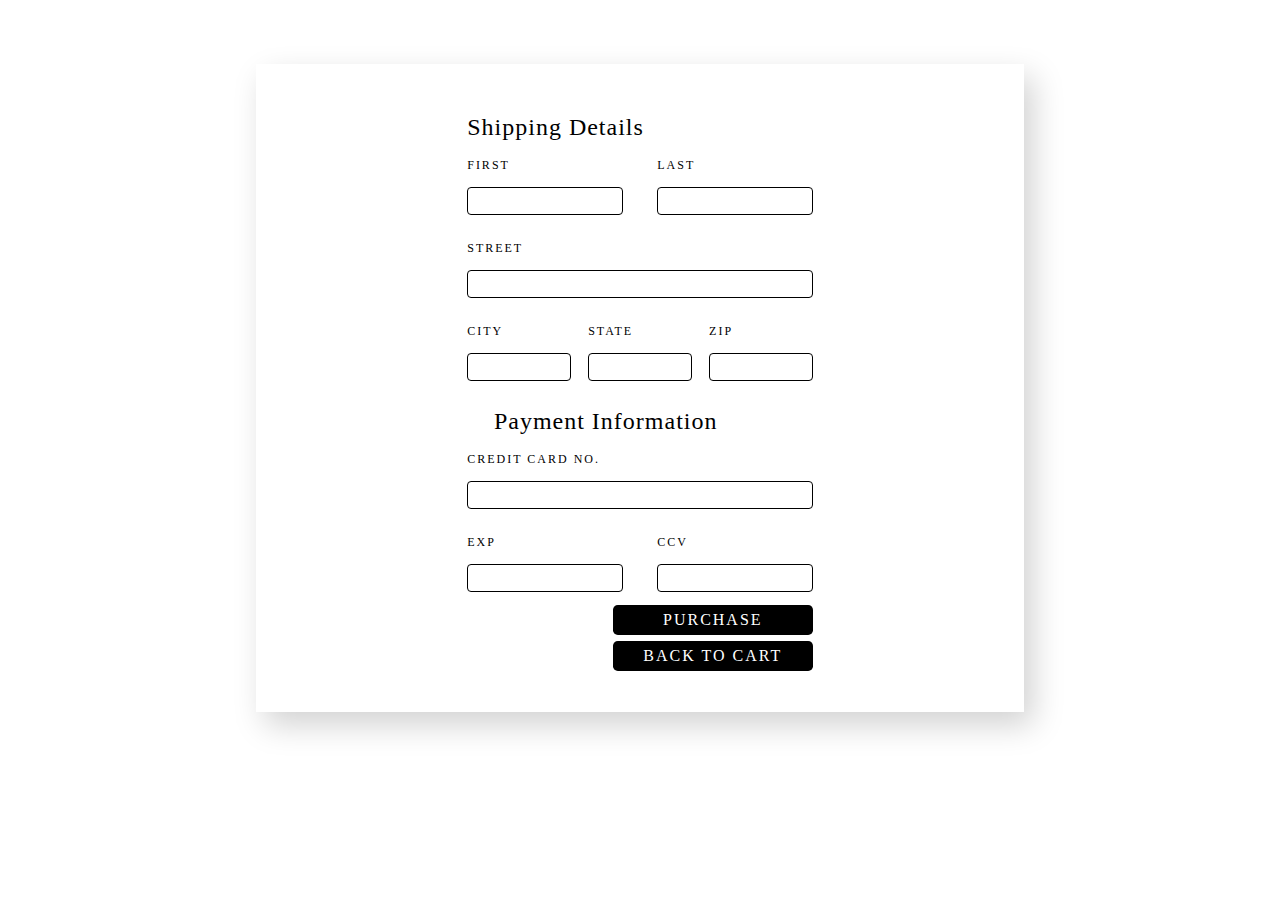
<file: checkout.html>
<!DOCTYPE html>
<html lang="en">

<head>
    <meta charset="UTF-8">
    <meta name="viewport" content="width=device-width, initial-scale=1.0">
    <link rel="stylesheet" href="https://stackpath.bootstrapcdn.com/bootstrap/4.4.1/css/bootstrap.min.css"
        integrity="sha384-Vkoo8x4CGsO3+Hhxv8T/Q5PaXtkKtu6ug5TOeNV6gBiFeWPGFN9MuhOf23Q9Ifjh" crossorigin="anonymous">
    <link rel="stylesheet" href="https://pro.fontawesome.com/releases/v5.10.0/css/all.css"
        integrity="sha384-AYmEC3Yw5cVb3ZcuHtOA93w35dYTsvhLPVnYs9eStHfGJvOvKxVfELGroGkvsg+p" crossorigin="anonymous" />
    <link rel="stylesheet" href="https://stackpath.bootstrapcdn.com/bootstrap/4.3.1/css/bootstrap.min.css">
    <link rel="stylesheet" href="https://stackpath.bootstrapcdn.com/bootstrap/4.3.1/js/bootstrap.bundle.min.js">
    <link rel="stylesheet" href="https://cdnjs.cloudflare.com/ajax/libs/jquery/3.2.1/jquery.min.js">
    <link rel="stylesheet" href="https://cdnjs.cloudflare.com/ajax/libs/font-awesome/4.7.0/css/font-awesome.min.css">
    <script src="https://secure.exportkit.com/cdn/js/ek_googlefonts.js?v=6"></script>
    <script src="https://code.jquery.com/jquery-3.4.1.slim.min.js"
        integrity="sha384-J6qa4849blE2+poT4WnyKhv5vZF5SrPo0iEjwBvKU7imGFAV0wwj1yYfoRSJoZ+n " crossorigin="anonymous "></script>
</head>

<body>
    <div class="wrapper">
        <div class="container">
            <form action="">
                <h1><i class="fas fa-shipping-fast"></i> Shipping Details</h1>
                <div class="name">
                    <div>
                        <label for="f-name">First</label>
                        <input type="text" name="f-name">
                    </div>
                    <div>
                        <label for="l-name">Last</label>
                        <input type="text" name="l-name">
                    </div>
                </div>
                <div class="street">
                    <label for="name">Street</label>
                    <input type="text" name="address">
                </div>
                <div class="address-info">
                    <div>
                        <label for="city">City</label>
                        <input type="text" name="city">
                    </div>
                    <div>
                        <label for="state">State</label>
                        <input type="text" name="state">
                    </div>
                    <div>
                        <label for="zip">Zip</label>
                        <input type="text" name="zip">
                    </div>
                </div>
                <h1><i class="far fa-credit-card"></i> Payment Information</h1>
                <div class="cc-num">
                    <label for="card-num">Credit Card No.</label>
                    <input type="text" name="card-num">
                </div>
                <div class="cc-info">
                    <div>
                        <label for="card-num">Exp</label>
                        <input type="text" name="expire">
                    </div>
                    <div>
                        <label for="card-num">CCV</label>
                        <input type="text" name="security">
                    </div>
                </div>
                
            </form>
            <div class="btns">
                <button onclick="showSuccessAlert()">Purchase</button>
                <a href="shoppingcart.html"><button>Back to cart</button></a>
            </div>
        </div>
        
    </div>
   

    <style>
        body {
            display: flex;
            justify-content: center;
            font-family: 'Raleway';
            color: black;
        }

        

        .wrapper {
            margin-top: 5%;
            width: 60%;
            display: flex;
            justify-content: center;
            font-family: 'Raleway';
            background-color: white;
            box-shadow: 9px 13px 30px 0px rgba(0, 0, 0, 0.18);
           
        }

        .container {
            border: 20px;
            width: 65%;
            padding: 5% 10%;
        }

        h1 {
            align-self: center;
        }

        form {
            width: 100%;
            margin-top: 20px;
        }

        form>* {
            margin-top: 20px;
        }

        form input {
            width: 100%;
            min-height: 25px;
            border: 0;
            font-size: 1rem;
            letter-spacing: .15rem;
            font-family: 'Raleway';
            margin-top: 5px;
            color: black;
            border-radius: 4px;
            border: 1px solid black;
        }

        form label {
            text-transform: uppercase;
            font-size: 12px;
            letter-spacing: 2px;
        }

        form h1 {
            font-size: 24px;
            line-height: 10px;
            letter-spacing: 1px;
        }

        form h1:nth-of-type(2) {
            margin-top: 10%;
        }

        .name {
            justify-content: space-between;
            display: flex;
            width: 100%;
        }

        .name div {
            width: 45%;
        }

        .address-info,
        .cc-info {
            display: flex;
            justify-content: space-between;
        }

        .address-info div,
        .cc-info div {
            width: 30%;
        }

        .cc-info div {
            width: 45%;
        }

        .btns {
            display: flex;
            flex-direction: column;
            align-items: flex-end;
            margin-top: 10px;
        }

        .btns button {
            margin: 3px 0;
            height: 30px;
            width: 200px;
            color: white;
            background-color: black;
            text-transform: uppercase;
            border: 0;
            border-radius: .3rem;
            letter-spacing: 2px;
        }

        .btns button:hover {
           color: black;
           background-color: white;
           border: 1px solid black;
        }

       

        input:focus,
        button:focus {
            outline: none;
        }

        @media (max-width: 736px) {
            .wrapper,
            .container {
                width: 100%;
            }

            .btns {
                align-items: center;
            }

            .btns button {
                width: 400px;
            }

            form h1 {
                text-align: center;
            }

            .name,
            .address-info,
            .cc-info {
                flex-direction: column;
                width: 100%;
                justify-content: space-between;
            }

            .name div,
            .address-info div,
            .cc-info div {
                align-items: center;
                flex-direction: column;
                width: 100%;
                display: flex;
            }

            .street,
            .cc-num {
                text-align: center;
            }

            input {
                margin: 5px 0;
                min-height: 30px;
            }
        }
    </style>

    <script>
        function showSuccessAlert() {
            alert("Pembelian berhasil!");
          }
    </script>
</body>

</html>
</file>
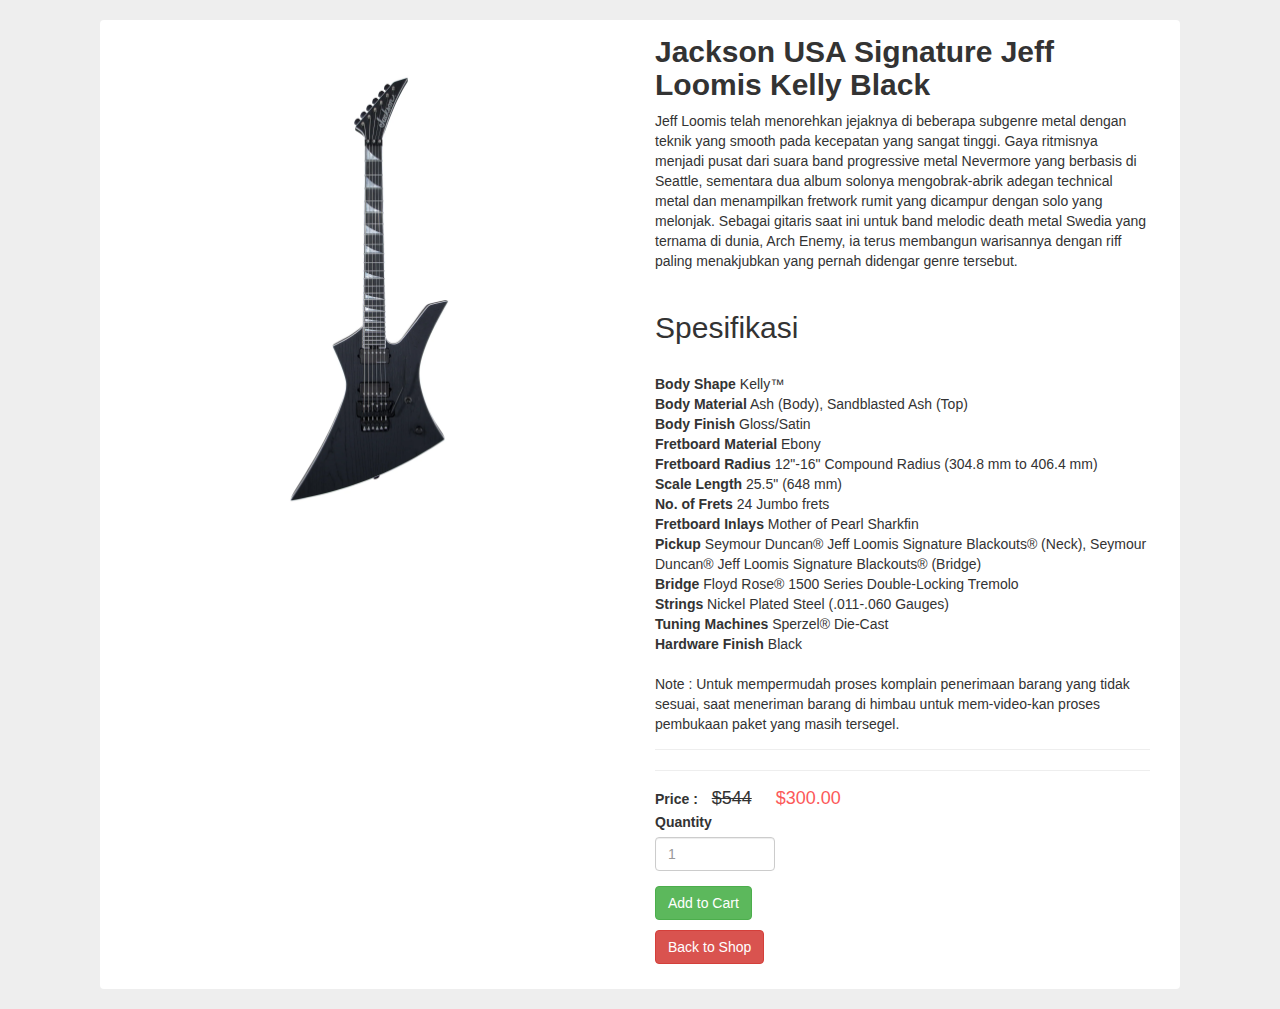
<file: deskripsiproduk.html>
<!DOCTYPE html>
<html lang="en">

<head>
    <meta charset="UTF-8">
    <meta name="viewport" content="width=device-width, initial-scale=1.0">
    <link rel="stylesheet" href="https://stackpath.bootstrapcdn.com/bootstrap/4.4.1/css/bootstrap.min.css"
        integrity="sha384-Vkoo8x4CGsO3+Hhxv8T/Q5PaXtkKtu6ug5TOeNV6gBiFeWPGFN9MuhOf23Q9Ifjh" crossorigin="anonymous">
        <link rel='stylesheet' href='https://netdna.bootstrapcdn.com/bootstrap/3.3.7/css/bootstrap.min.css'>

<script src="https://netdna.bootstrapcdn.com/bootstrap/3.3.7/js/bootstrap.min.js"></script>
    <link rel="stylesheet" href="https://pro.fontawesome.com/releases/v5.10.0/css/all.css"
        integrity="sha384-AYmEC3Yw5cVb3ZcuHtOA93w35dYTsvhLPVnYs9eStHfGJvOvKxVfELGroGkvsg+p" crossorigin="anonymous" />
    <script src="https://code.jquery.com/jquery-3.4.1.slim.min.js" integrity="sha384-J6qa4849blE2+poT4WnyKhv5vZF5SrPo0iEjwBvKU7imGFAV0wwj1yYfoRSJoZ+n"
        crossorigin="anonymous"></script>
</head>

<body>
    <div class="container bootdey rounded-end" style="border-radius: 20px;">
        <div class="col-md-12">
        <section class="panel">
              <div class="panel-body">
                  <div class="col-md-6">
                      <div class="pro-img-details">
                          <img src="imgproduk/gitar (13).webp" alt="">
                      </div>
                     
                  </div>
                  <div class="col-md-6">
                      <h4 class="pro-d-title">
                          <strong style="font-size: 30px;">
                            Jackson USA Signature Jeff Loomis Kelly Black
                          </strong>
                      </h4>
                      <p>
                        Jeff Loomis telah menorehkan jejaknya di beberapa subgenre metal dengan teknik yang smooth pada kecepatan yang sangat tinggi. Gaya ritmisnya menjadi pusat dari suara band progressive metal Nevermore yang berbasis di Seattle, sementara dua album solonya mengobrak-abrik adegan technical metal dan menampilkan fretwork rumit yang dicampur dengan solo yang melonjak. Sebagai gitaris saat ini untuk band melodic death metal Swedia yang ternama di dunia, Arch Enemy, ia terus membangun warisannya dengan riff paling menakjubkan yang pernah didengar genre tersebut.</br></br>

<h2>Spesifikasi</h2></br>

<strong>Body Shape</strong>	Kelly™</br>
<strong>Body Material</strong>	Ash (Body), Sandblasted Ash (Top)</br>
<strong>Body Finish</strong>	Gloss/Satin</br>
<strong>Fretboard Material</strong>	Ebony </br>
<strong>Fretboard Radius</strong>	12"-16" Compound Radius (304.8 mm to 406.4 mm)</br>
<strong>Scale Length</strong>	25.5" (648 mm) </br>
<strong>No. of Frets</strong>	24 Jumbo frets</br>
<strong>Fretboard Inlays</strong>	Mother of Pearl Sharkfin</br>
<strong>Pickup</strong>	Seymour Duncan® Jeff Loomis Signature Blackouts® (Neck), Seymour Duncan® Jeff Loomis Signature Blackouts® (Bridge)</br>
<strong>Bridge</strong>	Floyd Rose® 1500 Series Double-Locking Tremolo</br>
<strong>Strings</strong>	Nickel Plated Steel (.011-.060 Gauges)</br>
<strong>Tuning Machines</strong>	Sperzel® Die-Cast</br>
<strong>Hardware Finish</strong>	Black</br></br>

Note : Untuk mempermudah proses komplain penerimaan barang yang tidak sesuai, saat meneriman barang di himbau untuk mem-video-kan proses pembukaan paket yang masih tersegel.
                     </p>
                      <div class="product_meta">
                          
                      </div>
                      <div class="m-bot15"> <strong>Price : </strong> <span class="amount-old">$544</span>  <span class="pro-price"> $300.00</span></div>
                      <div class="form-group">
                          <label>Quantity</label>
                          <input type="quantiy" placeholder="1" class="form-control quantity">
                      </div>
                      <p>
                          <a href="shoppingcart.html"><button class="btn btn-round btn-success" type="button"><i class="fa fa-shopping-cart"></i> Add to Cart</button></a>
                      </p>
                      <p>
                        <a href="index.html"><button class="btn btn-round btn-danger" id="balikemall" type="button">Back to Shop</button></a>
                    </p>
                  </div>
              </div>
          </section>
          </div>
          </div>

          <style>
            body{margin-top:20px;
                background:#eee;
                }
                
                /*panel*/
                .panel {
                    border: none;
                    box-shadow: none;
                }
                
                .panel-heading {
                    border-color:#eff2f7 ;
                    font-size: 16px;
                    font-weight: 300;
                }
                
                .panel-title {
                    color: #2A3542;
                    font-size: 14px;
                    font-weight: 400;
                    margin-bottom: 0;
                    margin-top: 0;
                    font-family: 'Open Sans', sans-serif;
                }
                
                /*product list*/
                
                .prod-cat li a{
                    border-bottom: 1px dashed #d9d9d9;
                }
                
                .prod-cat li a {
                    color: #3b3b3b;
                }
                
                .prod-cat li ul {
                    margin-left: 30px;
                }
                
                .prod-cat li ul li a{
                    border-bottom:none;
                }
                .prod-cat li ul li a:hover,.prod-cat li ul li a:focus, .prod-cat li ul li.active a , .prod-cat li a:hover,.prod-cat li a:focus, .prod-cat li a.active{
                    background: none;
                    color: #ff7261;
                }
                
                .pro-lab{
                    margin-right: 20px;
                    font-weight: normal;
                }
                
                .pro-sort {
                    padding-right: 20px;
                    float: left;
                }
                
                .pro-page-list {
                    margin: 5px 0 0 0;
                }
                
                .product-list img{
                    width: 100%;
                    border-radius: 4px 4px 0 0;
                    -webkit-border-radius: 4px 4px 0 0;
                }
                
                .product-list .pro-img-box {
                    position: relative;
                }
                .adtocart {
                    background: #fc5959;
                    width: 50px;
                    height: 50px;
                    border-radius: 50%;
                    -webkit-border-radius: 50%;
                    color: #fff;
                    display: inline-block;
                    text-align: center;
                    border: 3px solid #fff;
                    left: 45%;
                    bottom: -25px;
                    position: absolute;
                }
                
                .adtocart i{
                    color: #fff;
                    font-size: 25px;
                    line-height: 42px;
                }
                
                .pro-title {
                    color: #5A5A5A;
                    display: inline-block;
                    margin-top: 20px;
                    font-size: 16px;
                }
                
                .product-list .price {
                    color:#fc5959 ;
                    font-size: 15px;
                }
                
                .pro-img-details {
                    margin-left: -15px;
                }
                
                .pro-img-details img {
                    width: 100%;
                }
                
                .pro-d-title {
                    font-size: 16px;
                    margin-top: 0;
                }
                
                .product_meta {
                    border-top: 1px solid #eee;
                    border-bottom: 1px solid #eee;
                    padding: 10px 0;
                    margin: 15px 0;
                }
                
                .product_meta span {
                    display: block;
                    margin-bottom: 10px;
                }
                .product_meta a, .pro-price{
                    color:#fc5959 ;
                }
                
                .pro-price, .amount-old {
                    font-size: 18px;
                    padding: 0 10px;
                }
                
                .amount-old {
                    text-decoration: line-through;
                }
                
                .quantity {
                    width: 120px;
                }
                
                .pro-img-list {
                    margin: 10px 0 0 -15px;
                    width: 100%;
                    display: inline-block;
                }
                
                .pro-img-list a {
                    float: left;
                    margin-right: 10px;
                    margin-bottom: 10px;
                }
                
                .pro-d-head {
                    font-size: 18px;
                    font-weight: 300;
                }
          </style>
</body>

</html>
</file>
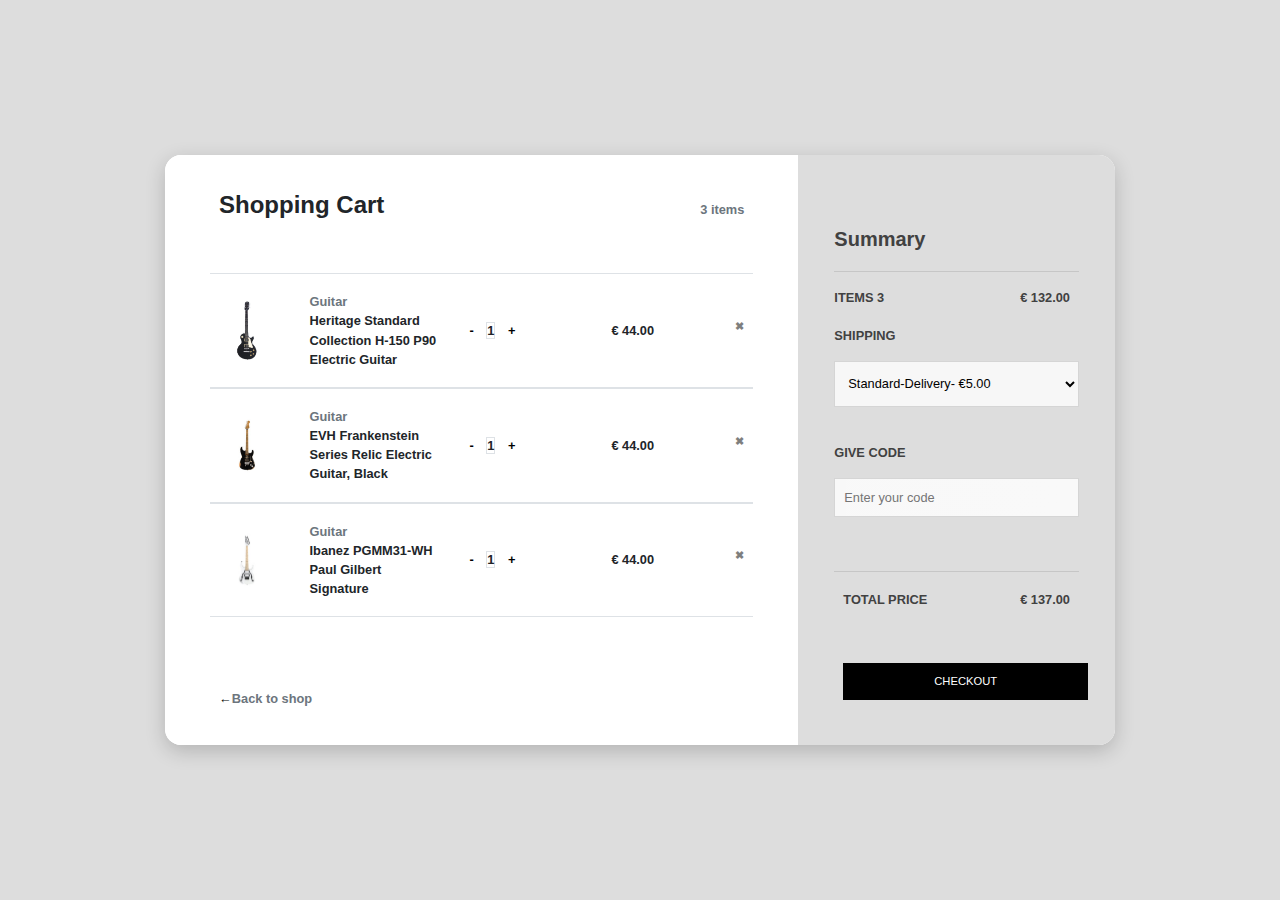
<file: shoppingcart.html>
<!DOCTYPE html>
<html lang="en">

<head>
    <meta charset="UTF-8">
    <meta name="viewport" content="width=device-width, initial-scale=1.0">
    <link rel="stylesheet" href="https://stackpath.bootstrapcdn.com/bootstrap/4.4.1/css/bootstrap.min.css"
        integrity="sha384-Vkoo8x4CGsO3+Hhxv8T/Q5PaXtkKtu6ug5TOeNV6gBiFeWPGFN9MuhOf23Q9Ifjh" crossorigin="anonymous">
    <link rel="stylesheet" href="https://pro.fontawesome.com/releases/v5.10.0/css/all.css"
        integrity="sha384-AYmEC3Yw5cVb3ZcuHtOA93w35dYTsvhLPVnYs9eStHfGJvOvKxVfELGroGkvsg+p" crossorigin="anonymous" />
    <script src="https://code.jquery.com/jquery-3.4.1.slim.min.js" integrity="sha384-J6qa4849blE2+poT4WnyKhv5vZF5SrPo0iEjwBvKU7imGFAV0wwj1yYfoRSJoZ+n"
        crossorigin="anonymous"></script>
</head>

<body>

    <div class="card">
        <div class="row">
            <div class="col-md-8 cart">
                <div class="title">
                    <div class="row">
                        <div class="col"><h4><b>Shopping Cart</b></h4></div>
                        <div class="col align-self-center text-right text-muted" id="totalItems">3 items</div>
                    </div>
                </div>
                <div class="row border-top border-bottom" id="item1">
                    <div class="row main align-items-center">
                        <div class="col-2"><img class="img-fluid" src="skins/e09_enbebch1_001_316x316_crop_center2_5.png"></div>
                        <div class="col">
                            <div class="row text-muted">Guitar</div>
                            <div class="row">Heritage Standard Collection H-150 P90 Electric Guitar</div>
                        </div>
                        <div class="col">
                            <a href="#" onclick="updateQuantity('quantity1', '-')">-</a>
                            <span id="quantity1" class="border">1</span>
                            <a href="#" onclick="updateQuantity('quantity1', '+')">+</a>
                        </div>
                        <div class="col">&euro; 44.00 <span class="close" onclick="removeItem('item1')">✖</span></div>
                    </div>
                </div>
                
                <div class="row border-top border-bottom" id="item2">
                    <div class="row main align-items-center">
                        <div class="col-2"><img class="img-fluid" src="skins/products_2fe08_510_8005_503_2fe08_510_8005_503_1697695111380_158x158_crop_center_1.png"></div>
                        <div class="col">
                            <div class="row text-muted">Guitar</div>
                            <div class="row">EVH Frankenstein Series Relic Electric Guitar, Black</div>
                        </div>
                        <div class="col">
                            <a href="#" onclick="updateQuantity('quantity2', '-')">-</a>
                            <span id="quantity2" class="border">1</span>
                            <a href="#" onclick="updateQuantity('quantity2', '+')">+</a>
                        </div>
                        <div class="col">&euro; 44.00 <span class="close" onclick="removeItem('item2')">✖</span></div>
                    </div>
                </div>
                
                <div class="row border-top border-bottom" id="item3">
                    <div class="row main align-items-center">
                        <div class="col-2"><img class="img-fluid" src="skins/i01_pgmm31_wh_bstk_1537923680267_158x158_crop_center_1.png"></div>
                        <div class="col">
                            <div class="row text-muted">Guitar</div>
                            <div class="row">Ibanez PGMM31-WH Paul Gilbert Signature</div>
                        </div>
                        <div class="col">
                            <a href="#" onclick="updateQuantity('quantity3', '-')">-</a>
                            <span id="quantity3" class="border">1</span>
                            <a href="#" onclick="updateQuantity('quantity3', '+')">+</a>
                        </div>
                        <div class="col">&euro; 44.00 <span class="close" onclick="removeItem('item3')">✖</span></div>
                    </div>
                </div>
                <div class="back-to-shop"><a href="index.html">&leftarrow;<span class="text-muted">Back to shop</span></div></a>
            </div>
            <div class="col-md-4 summary">
                <div><h5><b>Summary</b></h5></div>
                <hr>
                <div class="row">
                    <div class="col" style="padding-left:0;">ITEMS 3</div>
                    <div class="col text-right">&euro; 132.00</div>
                </div>
                <form>
                    <p>SHIPPING</p>
                    <select><option class="text-muted">Standard-Delivery- &euro;5.00</option></select>
                    <p>GIVE CODE</p>
                    <input id="code" placeholder="Enter your code">
                </form>
                <div class="row" style="border-top: 1px solid rgba(0,0,0,.1); padding: 2vh 0;">
                    <div class="col">TOTAL PRICE</div>
                    <div class="col text-right">&euro; 137.00</div>
                </div>
                <a href="checkout.html"><button class="btn">CHECKOUT</button></a>
            </div>
        </div>
    </div>

    <style>
        body {
            background: #ddd;
            min-height: 100vh;
            vertical-align: middle;
            display: flex;
            font-family: sans-serif;
            font-size: 0.8rem;
            font-weight: bold;
        }

        .title {
            margin-bottom: 5vh;
        }

        .card {
            margin: auto;
            max-width: 950px;
            width: 90%;
            box-shadow: 0 6px 20px 0 rgba(0, 0, 0, 0.19);
            border-radius: 1rem;
            border: transparent;
        }

        @media (max-width: 767px) {
            .card {
                margin: 3vh auto;
            }
        }

        .cart {
            background-color: #fff;
            padding: 4vh 5vh;
            border-bottom-left-radius: 1rem;
            border-top-left-radius: 1rem;
        }

        @media (max-width: 767px) {
            .cart {
                padding: 4vh;
                border-bottom-left-radius: unset;
                border-top-right-radius: 1rem;
            }
        }

        .summary {
            background-color: #ddd;
            border-top-right-radius: 1rem;
            border-bottom-right-radius: 1rem;
            padding: 4vh;
            color: rgb(65, 65, 65);
        }

        @media (max-width: 767px) {
            .summary {
                border-top-right-radius: unset;
                border-bottom-left-radius: 1rem;
            }
        }

        .close {
            cursor : pointer;
        }

        .summary .col-2 {
            padding: 0;
        }

        .summary .col-10 {
            padding: 0;
        }

        .row {
            margin: 0;
        }

        .title b {
            font-size: 1.5rem;
        }

        .main {
            margin: 0;
            padding: 2vh 0;
            width: 100%;
        }

        .col-2,
        .col {
            padding: 0 1vh;
        }

        a {
            padding: 0 1vh;
        }

        .close {
            margin-left: auto;
            font-size: 0.7rem;
        }

        img {
            width: 3.5rem;
        }

        .back-to-shop {
            margin-top: 4.5rem;
        }

        h5 {
            margin-top: 4vh;
        }

        hr {
            margin-top: 1.25rem;
        }

        form {
            padding: 2vh 0;
        }

        select {
            border: 1px solid rgba(0, 0, 0, 0.137);
            padding: 1.5vh 1vh;
            margin-bottom: 4vh;
            outline: none;
            width: 100%;
            background-color: rgb(247, 247, 247);
        }

        input {
            border: 1px solid rgba(0, 0, 0, 0.137);
            padding: 1vh;
            margin-bottom: 4vh;
            outline: none;
            width: 100%;
            background-color: rgb(247, 247, 247);
        }

        input:focus::-webkit-input-placeholder {
            color: transparent;
        }

        .btn {
            background-color: #000;
            border-color: #000;
            color: white;
            width: 100%;
            font-size: 0.7rem;
            margin-top: 4vh;
            padding: 1vh;
            border-radius: 0;
        }

        .btn:focus {
            box-shadow: none;
            outline: none;
            box-shadow: none;
            color: white;
            -webkit-box-shadow: none;
            -webkit-user-select: none;
            transition: none;
        }

        .btn:hover {
            color: white;
        }

        a {
            color: black;
        }

        a:hover {
            color: black;
            text-decoration: none;
        }

        #code {
            background-image: linear-gradient(to left, rgba(255, 255, 255, 0.253), rgba(255, 255, 255, 0.185)),
                url("https://img.icons8.com/small/16/000000/long-arrow-right.png");
            background-repeat: no-repeat;
            background-position-x: 95%;
            background-position-y: center;
        }
    </style>

    <script>
        function updateQuantity(quantityId, operator) {
            var quantityElement = document.getElementById(quantityId);
            var currentQuantity = parseInt(quantityElement.innerText);
    
            if (operator === '-' && currentQuantity > 1) {
                quantityElement.innerText = currentQuantity - 1;
            } else if (operator === '+') {
                quantityElement.innerText = currentQuantity + 1;
            }
        }
    
        function removeItem(itemId) {
            // Add logic to remove the specific item from the shopping cart
            var itemRow = document.getElementById(itemId);
            itemRow.parentNode.removeChild(itemRow);
        }

        
    </script>
</body>

</html>
</file>
<file: swiss.css>
.card {
            
    border: none !important;
    border-radius: 10px !important;
}

#displayproduk .card {
    position: relative;
    overflow: hidden;
    transition: transform 0.3s;
}

#displayproduk .card:hover {
    transform: scale(1.05);
}

#displayproduk .card:hover img {
    /* filter: brightness(70%); */
}

#displayproduk .card:hover::before {
    content: '';
    position: absolute;
    top: 0;
    left: 0;
    right: 0;
    bottom: 0;
    /* background: slateblue; */
    z-index: 1;
}

#displayproduk .card-body {
    position: relative;
    z-index: 2;
}

#dejong1 {
    display: none !important;
}
@media screen and (max-width: 440px) {
    #dejong2 {
        display: none !important;
    }

    #dejong1 {
        display: block !important;
    }
}

#displayproduk .card-text {

}

#displayproduk strong {
   
    display: block;
    margin-top: 10px;
}

#displayproduk a {
    /* color: #333; */
}

#displayproduk a:hover {
    text-decoration: none;
}

.carousel-item {
    transition: opacity 1s ease-in-out, transform 1s ease-in-out;
  }

  @keyframes fadeOut {
    from { opacity: 1; }
    to { opacity: 0; }
  }

  @keyframes fadeIn {
    from { opacity: 0; }
    to { opacity: 1; }
  }

  .fade-out {
    animation: fadeOut 1s ease-out;
    
  }

  .fade-in {
    animation: fadeIn 1s ease-in;
  }

  .carousel-item.active {
    opacity: 1;
    transform: translateX(0);
  }

  .carousel-item-next, .carousel-item-prev, .carousel-item-right, .carousel-item-left {
    opacity: 0;
  }

  .carousel-item-next, .carousel-item-left {
    transform: translateX(100%);
  }

  .carousel-item-prev, .carousel-item-right {
    transform: translateX(-100%);
  }

  .carousel-inner {
    overflow: hidden;
  }

body {
    font-family: 'Roboto';
}

.card {
    border: none;
}

.search__container {
    width: 280px;
    margin-top: -65px;
    margin-left: 20px;
    padding-top: 64px;
}

@media screen and (max-width: 990px) {
    .search__container {
        width: 280px;
        margin-top: -65px;
        margin-left: -5px;
        padding-top: 64px;
    }
}

@media screen and (max-width: 990px) {
    .search__container {
        width: 280px;
        margin-top: -65px;
        margin-left: -5px;
        padding-top: 64px;
    }

    #logoshopology {
        display: none;
    }
}

@media screen and (max-width: 600px) {
    #banner {
        display: none;
    }
}

@font-face {
    font-family: 'SuperBrigadeItalic-L3p43';
    src: url('font/SuperBrigadeItalic-L3p43.otf') format('opentype'); /* Ubah 'opentyefont' menjadi 'opentype' */
}

@font-face{
    font-family: 'StarJediHollow-A4lL';
    src: url('font/StarJediOutline-y0xm.ttf') format('truetype');

}

#titlecard {
    font-family: 'StarJediHollow-A4lL','SuperBrigadeItalic-L3p43' ;
    -webkit-text-stroke: 0.5px white;
    
}

#cardText {
    /* -webkit-text-stroke: px white; */
    /* font-size: 15px; */
    
}

.single-product:hover {
    box-shadow: 0 4px 8px rgba(0, 0, 0, 0.1); /* Efek bayangan saat dihover */
    transform: translateY(-10px); /* Efek sedikit naik saat dihover */
}



.single-product .product-content h3 a:hover {
    color: #007bff; /* Mengganti warna teks saat dihover */
}

@media screen and (max-width: 1200px) {
    #bgimg {
        background-position: -60px 0px;
    }
}

@media screen and (max-width: 1100px) {
    #bgimg {
        background-position: -200px 0px;
    }
}

@media screen and (max-width: 1000px) {
    #bgimg {
        background-position: -300px 0px;
    }
}

@media screen and (max-width: 900px) {
    #bgimg {
        background-position: -410px 0px;
    }
}

@media screen and (max-width: 800px) {
    #bgimg {
        background-position: -495px 0px;
    }
}

@media screen and (max-width: 700px) {
    #bgimg {
        background-position: -590px 0px;
    }
}

@media screen and (max-width: 600px) {
    #bgimg {
        background-position: -620px 0px;
    }
}
</file>
<file: css/themify-icons.css>
@font-face {
	font-family: 'themify';
	src:url('../fonts/themify.eot');
	src:url('../fonts/themify.eot?#iefix') format('embedded-opentype'),
		url('../fonts/themify.woff') format('woff'),
		url('../fonts/themify.ttf') format('truetype'),
		url('../fonts/themify.svg') format('svg');
	font-weight: normal;
	font-style: normal;
}

[class^="ti-"], [class*=" ti-"] {
	font-family: 'themify';
	speak: none;
	font-style: normal;
	font-weight: normal;
	font-variant: normal;
	text-transform: none;
	line-height: 1;

	/* Better Font Rendering =========== */
	-webkit-font-smoothing: antialiased;
	-moz-osx-font-smoothing: grayscale;
}

.ti-wand:before {
	content: "\e600";
}
.ti-volume:before {
	content: "\e601";
}
.ti-user:before {
	content: "\e602";
}
.ti-unlock:before {
	content: "\e603";
}
.ti-unlink:before {
	content: "\e604";
}
.ti-trash:before {
	content: "\e605";
}
.ti-thought:before {
	content: "\e606";
}
.ti-target:before {
	content: "\e607";
}
.ti-tag:before {
	content: "\e608";
}
.ti-tablet:before {
	content: "\e609";
}
.ti-star:before {
	content: "\e60a";
}
.ti-spray:before {
	content: "\e60b";
}
.ti-signal:before {
	content: "\e60c";
}
.ti-shopping-cart:before {
	content: "\e60d";
}
.ti-shopping-cart-full:before {
	content: "\e60e";
}
.ti-settings:before {
	content: "\e60f";
}
.ti-search:before {
	content: "\e610";
}
.ti-zoom-in:before {
	content: "\e611";
}
.ti-zoom-out:before {
	content: "\e612";
}
.ti-cut:before {
	content: "\e613";
}
.ti-ruler:before {
	content: "\e614";
}
.ti-ruler-pencil:before {
	content: "\e615";
}
.ti-ruler-alt:before {
	content: "\e616";
}
.ti-bookmark:before {
	content: "\e617";
}
.ti-bookmark-alt:before {
	content: "\e618";
}
.ti-reload:before {
	content: "\e619";
}
.ti-plus:before {
	content: "\e61a";
}
.ti-pin:before {
	content: "\e61b";
}
.ti-pencil:before {
	content: "\e61c";
}
.ti-pencil-alt:before {
	content: "\e61d";
}
.ti-paint-roller:before {
	content: "\e61e";
}
.ti-paint-bucket:before {
	content: "\e61f";
}
.ti-na:before {
	content: "\e620";
}
.ti-mobile:before {
	content: "\e621";
}
.ti-minus:before {
	content: "\e622";
}
.ti-medall:before {
	content: "\e623";
}
.ti-medall-alt:before {
	content: "\e624";
}
.ti-marker:before {
	content: "\e625";
}
.ti-marker-alt:before {
	content: "\e626";
}
.ti-arrow-up:before {
	content: "\e627";
}
.ti-arrow-right:before {
	content: "\e628";
}
.ti-arrow-left:before {
	content: "\e629";
}
.ti-arrow-down:before {
	content: "\e62a";
}
.ti-lock:before {
	content: "\e62b";
}
.ti-location-arrow:before {
	content: "\e62c";
}
.ti-link:before {
	content: "\e62d";
}
.ti-layout:before {
	content: "\e62e";
}
.ti-layers:before {
	content: "\e62f";
}
.ti-layers-alt:before {
	content: "\e630";
}
.ti-key:before {
	content: "\e631";
}
.ti-import:before {
	content: "\e632";
}
.ti-image:before {
	content: "\e633";
}
.ti-heart:before {
	content: "\e634";
}
.ti-heart-broken:before {
	content: "\e635";
}
.ti-hand-stop:before {
	content: "\e636";
}
.ti-hand-open:before {
	content: "\e637";
}
.ti-hand-drag:before {
	content: "\e638";
}
.ti-folder:before {
	content: "\e639";
}
.ti-flag:before {
	content: "\e63a";
}
.ti-flag-alt:before {
	content: "\e63b";
}
.ti-flag-alt-2:before {
	content: "\e63c";
}
.ti-eye:before {
	content: "\e63d";
}
.ti-export:before {
	content: "\e63e";
}
.ti-exchange-vertical:before {
	content: "\e63f";
}
.ti-desktop:before {
	content: "\e640";
}
.ti-cup:before {
	content: "\e641";
}
.ti-crown:before {
	content: "\e642";
}
.ti-comments:before {
	content: "\e643";
}
.ti-comment:before {
	content: "\e644";
}
.ti-comment-alt:before {
	content: "\e645";
}
.ti-close:before {
	content: "\e646";
}
.ti-clip:before {
	content: "\e647";
}
.ti-angle-up:before {
	content: "\e648";
}
.ti-angle-right:before {
	content: "\e649";
}
.ti-angle-left:before {
	content: "\e64a";
}
.ti-angle-down:before {
	content: "\e64b";
}
.ti-check:before {
	content: "\e64c";
}
.ti-check-box:before {
	content: "\e64d";
}
.ti-camera:before {
	content: "\e64e";
}
.ti-announcement:before {
	content: "\e64f";
}
.ti-brush:before {
	content: "\e650";
}
.ti-briefcase:before {
	content: "\e651";
}
.ti-bolt:before {
	content: "\e652";
}
.ti-bolt-alt:before {
	content: "\e653";
}
.ti-blackboard:before {
	content: "\e654";
}
.ti-bag:before {
	content: "\e655";
}
.ti-move:before {
	content: "\e656";
}
.ti-arrows-vertical:before {
	content: "\e657";
}
.ti-arrows-horizontal:before {
	content: "\e658";
}
.ti-fullscreen:before {
	content: "\e659";
}
.ti-arrow-top-right:before {
	content: "\e65a";
}
.ti-arrow-top-left:before {
	content: "\e65b";
}
.ti-arrow-circle-up:before {
	content: "\e65c";
}
.ti-arrow-circle-right:before {
	content: "\e65d";
}
.ti-arrow-circle-left:before {
	content: "\e65e";
}
.ti-arrow-circle-down:before {
	content: "\e65f";
}
.ti-angle-double-up:before {
	content: "\e660";
}
.ti-angle-double-right:before {
	content: "\e661";
}
.ti-angle-double-left:before {
	content: "\e662";
}
.ti-angle-double-down:before {
	content: "\e663";
}
.ti-zip:before {
	content: "\e664";
}
.ti-world:before {
	content: "\e665";
}
.ti-wheelchair:before {
	content: "\e666";
}
.ti-view-list:before {
	content: "\e667";
}
.ti-view-list-alt:before {
	content: "\e668";
}
.ti-view-grid:before {
	content: "\e669";
}
.ti-uppercase:before {
	content: "\e66a";
}
.ti-upload:before {
	content: "\e66b";
}
.ti-underline:before {
	content: "\e66c";
}
.ti-truck:before {
	content: "\e66d";
}
.ti-timer:before {
	content: "\e66e";
}
.ti-ticket:before {
	content: "\e66f";
}
.ti-thumb-up:before {
	content: "\e670";
}
.ti-thumb-down:before {
	content: "\e671";
}
.ti-text:before {
	content: "\e672";
}
.ti-stats-up:before {
	content: "\e673";
}
.ti-stats-down:before {
	content: "\e674";
}
.ti-split-v:before {
	content: "\e675";
}
.ti-split-h:before {
	content: "\e676";
}
.ti-smallcap:before {
	content: "\e677";
}
.ti-shine:before {
	content: "\e678";
}
.ti-shift-right:before {
	content: "\e679";
}
.ti-shift-left:before {
	content: "\e67a";
}
.ti-shield:before {
	content: "\e67b";
}
.ti-notepad:before {
	content: "\e67c";
}
.ti-server:before {
	content: "\e67d";
}
.ti-quote-right:before {
	content: "\e67e";
}
.ti-quote-left:before {
	content: "\e67f";
}
.ti-pulse:before {
	content: "\e680";
}
.ti-printer:before {
	content: "\e681";
}
.ti-power-off:before {
	content: "\e682";
}
.ti-plug:before {
	content: "\e683";
}
.ti-pie-chart:before {
	content: "\e684";
}
.ti-paragraph:before {
	content: "\e685";
}
.ti-panel:before {
	content: "\e686";
}
.ti-package:before {
	content: "\e687";
}
.ti-music:before {
	content: "\e688";
}
.ti-music-alt:before {
	content: "\e689";
}
.ti-mouse:before {
	content: "\e68a";
}
.ti-mouse-alt:before {
	content: "\e68b";
}
.ti-money:before {
	content: "\e68c";
}
.ti-microphone:before {
	content: "\e68d";
}
.ti-menu:before {
	content: "\e68e";
}
.ti-menu-alt:before {
	content: "\e68f";
}
.ti-map:before {
	content: "\e690";
}
.ti-map-alt:before {
	content: "\e691";
}
.ti-loop:before {
	content: "\e692";
}
.ti-location-pin:before {
	content: "\e693";
}
.ti-list:before {
	content: "\e694";
}
.ti-light-bulb:before {
	content: "\e695";
}
.ti-Italic:before {
	content: "\e696";
}
.ti-info:before {
	content: "\e697";
}
.ti-infinite:before {
	content: "\e698";
}
.ti-id-badge:before {
	content: "\e699";
}
.ti-hummer:before {
	content: "\e69a";
}
.ti-home:before {
	content: "\e69b";
}
.ti-help:before {
	content: "\e69c";
}
.ti-headphone:before {
	content: "\e69d";
}
.ti-harddrives:before {
	content: "\e69e";
}
.ti-harddrive:before {
	content: "\e69f";
}
.ti-gift:before {
	content: "\e6a0";
}
.ti-game:before {
	content: "\e6a1";
}
.ti-filter:before {
	content: "\e6a2";
}
.ti-files:before {
	content: "\e6a3";
}
.ti-file:before {
	content: "\e6a4";
}
.ti-eraser:before {
	content: "\e6a5";
}
.ti-envelope:before {
	content: "\e6a6";
}
.ti-download:before {
	content: "\e6a7";
}
.ti-direction:before {
	content: "\e6a8";
}
.ti-direction-alt:before {
	content: "\e6a9";
}
.ti-dashboard:before {
	content: "\e6aa";
}
.ti-control-stop:before {
	content: "\e6ab";
}
.ti-control-shuffle:before {
	content: "\e6ac";
}
.ti-control-play:before {
	content: "\e6ad";
}
.ti-control-pause:before {
	content: "\e6ae";
}
.ti-control-forward:before {
	content: "\e6af";
}
.ti-control-backward:before {
	content: "\e6b0";
}
.ti-cloud:before {
	content: "\e6b1";
}
.ti-cloud-up:before {
	content: "\e6b2";
}
.ti-cloud-down:before {
	content: "\e6b3";
}
.ti-clipboard:before {
	content: "\e6b4";
}
.ti-car:before {
	content: "\e6b5";
}
.ti-calendar:before {
	content: "\e6b6";
}
.ti-book:before {
	content: "\e6b7";
}
.ti-bell:before {
	content: "\e6b8";
}
.ti-basketball:before {
	content: "\e6b9";
}
.ti-bar-chart:before {
	content: "\e6ba";
}
.ti-bar-chart-alt:before {
	content: "\e6bb";
}
.ti-back-right:before {
	content: "\e6bc";
}
.ti-back-left:before {
	content: "\e6bd";
}
.ti-arrows-corner:before {
	content: "\e6be";
}
.ti-archive:before {
	content: "\e6bf";
}
.ti-anchor:before {
	content: "\e6c0";
}
.ti-align-right:before {
	content: "\e6c1";
}
.ti-align-left:before {
	content: "\e6c2";
}
.ti-align-justify:before {
	content: "\e6c3";
}
.ti-align-center:before {
	content: "\e6c4";
}
.ti-alert:before {
	content: "\e6c5";
}
.ti-alarm-clock:before {
	content: "\e6c6";
}
.ti-agenda:before {
	content: "\e6c7";
}
.ti-write:before {
	content: "\e6c8";
}
.ti-window:before {
	content: "\e6c9";
}
.ti-widgetized:before {
	content: "\e6ca";
}
.ti-widget:before {
	content: "\e6cb";
}
.ti-widget-alt:before {
	content: "\e6cc";
}
.ti-wallet:before {
	content: "\e6cd";
}
.ti-video-clapper:before {
	content: "\e6ce";
}
.ti-video-camera:before {
	content: "\e6cf";
}
.ti-vector:before {
	content: "\e6d0";
}
.ti-themify-logo:before {
	content: "\e6d1";
}
.ti-themify-favicon:before {
	content: "\e6d2";
}
.ti-themify-favicon-alt:before {
	content: "\e6d3";
}
.ti-support:before {
	content: "\e6d4";
}
.ti-stamp:before {
	content: "\e6d5";
}
.ti-split-v-alt:before {
	content: "\e6d6";
}
.ti-slice:before {
	content: "\e6d7";
}
.ti-shortcode:before {
	content: "\e6d8";
}
.ti-shift-right-alt:before {
	content: "\e6d9";
}
.ti-shift-left-alt:before {
	content: "\e6da";
}
.ti-ruler-alt-2:before {
	content: "\e6db";
}
.ti-receipt:before {
	content: "\e6dc";
}
.ti-pin2:before {
	content: "\e6dd";
}
.ti-pin-alt:before {
	content: "\e6de";
}
.ti-pencil-alt2:before {
	content: "\e6df";
}
.ti-palette:before {
	content: "\e6e0";
}
.ti-more:before {
	content: "\e6e1";
}
.ti-more-alt:before {
	content: "\e6e2";
}
.ti-microphone-alt:before {
	content: "\e6e3";
}
.ti-magnet:before {
	content: "\e6e4";
}
.ti-line-double:before {
	content: "\e6e5";
}
.ti-line-dotted:before {
	content: "\e6e6";
}
.ti-line-dashed:before {
	content: "\e6e7";
}
.ti-layout-width-full:before {
	content: "\e6e8";
}
.ti-layout-width-default:before {
	content: "\e6e9";
}
.ti-layout-width-default-alt:before {
	content: "\e6ea";
}
.ti-layout-tab:before {
	content: "\e6eb";
}
.ti-layout-tab-window:before {
	content: "\e6ec";
}
.ti-layout-tab-v:before {
	content: "\e6ed";
}
.ti-layout-tab-min:before {
	content: "\e6ee";
}
.ti-layout-slider:before {
	content: "\e6ef";
}
.ti-layout-slider-alt:before {
	content: "\e6f0";
}
.ti-layout-sidebar-right:before {
	content: "\e6f1";
}
.ti-layout-sidebar-none:before {
	content: "\e6f2";
}
.ti-layout-sidebar-left:before {
	content: "\e6f3";
}
.ti-layout-placeholder:before {
	content: "\e6f4";
}
.ti-layout-menu:before {
	content: "\e6f5";
}
.ti-layout-menu-v:before {
	content: "\e6f6";
}
.ti-layout-menu-separated:before {
	content: "\e6f7";
}
.ti-layout-menu-full:before {
	content: "\e6f8";
}
.ti-layout-media-right-alt:before {
	content: "\e6f9";
}
.ti-layout-media-right:before {
	content: "\e6fa";
}
.ti-layout-media-overlay:before {
	content: "\e6fb";
}
.ti-layout-media-overlay-alt:before {
	content: "\e6fc";
}
.ti-layout-media-overlay-alt-2:before {
	content: "\e6fd";
}
.ti-layout-media-left-alt:before {
	content: "\e6fe";
}
.ti-layout-media-left:before {
	content: "\e6ff";
}
.ti-layout-media-center-alt:before {
	content: "\e700";
}
.ti-layout-media-center:before {
	content: "\e701";
}
.ti-layout-list-thumb:before {
	content: "\e702";
}
.ti-layout-list-thumb-alt:before {
	content: "\e703";
}
.ti-layout-list-post:before {
	content: "\e704";
}
.ti-layout-list-large-image:before {
	content: "\e705";
}
.ti-layout-line-solid:before {
	content: "\e706";
}
.ti-layout-grid4:before {
	content: "\e707";
}
.ti-layout-grid3:before {
	content: "\e708";
}
.ti-layout-grid2:before {
	content: "\e709";
}
.ti-layout-grid2-thumb:before {
	content: "\e70a";
}
.ti-layout-cta-right:before {
	content: "\e70b";
}
.ti-layout-cta-left:before {
	content: "\e70c";
}
.ti-layout-cta-center:before {
	content: "\e70d";
}
.ti-layout-cta-btn-right:before {
	content: "\e70e";
}
.ti-layout-cta-btn-left:before {
	content: "\e70f";
}
.ti-layout-column4:before {
	content: "\e710";
}
.ti-layout-column3:before {
	content: "\e711";
}
.ti-layout-column2:before {
	content: "\e712";
}
.ti-layout-accordion-separated:before {
	content: "\e713";
}
.ti-layout-accordion-merged:before {
	content: "\e714";
}
.ti-layout-accordion-list:before {
	content: "\e715";
}
.ti-ink-pen:before {
	content: "\e716";
}
.ti-info-alt:before {
	content: "\e717";
}
.ti-help-alt:before {
	content: "\e718";
}
.ti-headphone-alt:before {
	content: "\e719";
}
.ti-hand-point-up:before {
	content: "\e71a";
}
.ti-hand-point-right:before {
	content: "\e71b";
}
.ti-hand-point-left:before {
	content: "\e71c";
}
.ti-hand-point-down:before {
	content: "\e71d";
}
.ti-gallery:before {
	content: "\e71e";
}
.ti-face-smile:before {
	content: "\e71f";
}
.ti-face-sad:before {
	content: "\e720";
}
.ti-credit-card:before {
	content: "\e721";
}
.ti-control-skip-forward:before {
	content: "\e722";
}
.ti-control-skip-backward:before {
	content: "\e723";
}
.ti-control-record:before {
	content: "\e724";
}
.ti-control-eject:before {
	content: "\e725";
}
.ti-comments-smiley:before {
	content: "\e726";
}
.ti-brush-alt:before {
	content: "\e727";
}
.ti-youtube:before {
	content: "\e728";
}
.ti-vimeo:before {
	content: "\e729";
}
.ti-twitter:before {
	content: "\e72a";
}
.ti-time:before {
	content: "\e72b";
}
.ti-tumblr:before {
	content: "\e72c";
}
.ti-skype:before {
	content: "\e72d";
}
.ti-share:before {
	content: "\e72e";
}
.ti-share-alt:before {
	content: "\e72f";
}
.ti-rocket:before {
	content: "\e730";
}
.ti-pinterest:before {
	content: "\e731";
}
.ti-new-window:before {
	content: "\e732";
}
.ti-microsoft:before {
	content: "\e733";
}
.ti-list-ol:before {
	content: "\e734";
}
.ti-linkedin:before {
	content: "\e735";
}
.ti-layout-sidebar-2:before {
	content: "\e736";
}
.ti-layout-grid4-alt:before {
	content: "\e737";
}
.ti-layout-grid3-alt:before {
	content: "\e738";
}
.ti-layout-grid2-alt:before {
	content: "\e739";
}
.ti-layout-column4-alt:before {
	content: "\e73a";
}
.ti-layout-column3-alt:before {
	content: "\e73b";
}
.ti-layout-column2-alt:before {
	content: "\e73c";
}
.ti-instagram:before {
	content: "\e73d";
}
.ti-google:before {
	content: "\e73e";
}
.ti-github:before {
	content: "\e73f";
}
.ti-flickr:before {
	content: "\e740";
}
.ti-facebook:before {
	content: "\e741";
}
.ti-dropbox:before {
	content: "\e742";
}
.ti-dribbble:before {
	content: "\e743";
}
.ti-apple:before {
	content: "\e744";
}
.ti-android:before {
	content: "\e745";
}
.ti-save:before {
	content: "\e746";
}
.ti-save-alt:before {
	content: "\e747";
}
.ti-yahoo:before {
	content: "\e748";
}
.ti-wordpress:before {
	content: "\e749";
}
.ti-vimeo-alt:before {
	content: "\e74a";
}
.ti-twitter-alt:before {
	content: "\e74b";
}
.ti-tumblr-alt:before {
	content: "\e74c";
}
.ti-trello:before {
	content: "\e74d";
}
.ti-stack-overflow:before {
	content: "\e74e";
}
.ti-soundcloud:before {
	content: "\e74f";
}
.ti-sharethis:before {
	content: "\e750";
}
.ti-sharethis-alt:before {
	content: "\e751";
}
.ti-reddit:before {
	content: "\e752";
}
.ti-pinterest-alt:before {
	content: "\e753";
}
.ti-microsoft-alt:before {
	content: "\e754";
}
.ti-linux:before {
	content: "\e755";
}
.ti-jsfiddle:before {
	content: "\e756";
}
.ti-joomla:before {
	content: "\e757";
}
.ti-html5:before {
	content: "\e758";
}
.ti-flickr-alt:before {
	content: "\e759";
}
.ti-email:before {
	content: "\e75a";
}
.ti-drupal:before {
	content: "\e75b";
}
.ti-dropbox-alt:before {
	content: "\e75c";
}
.ti-css3:before {
	content: "\e75d";
}
.ti-rss:before {
	content: "\e75e";
}
.ti-rss-alt:before {
	content: "\e75f";
}
</file>
<file: css/owl-carousel.css>
/**
 * Owl Carousel v2.2.1
 * Copyright 2013-2017 David Deutsch
 * Licensed under  ()
 */
/*
 * 	Default theme - Owl Carousel CSS File
 */
.owl-theme .owl-nav {
	text-align: center;
	-webkit-tap-highlight-color: transparent;
}
.owl-theme .owl-nav [class*='owl-'] {
    color: #FFF;
    font-size: 14px;
    margin: 5px;
    padding: 4px 7px;
    background: #D6D6D6;
    display: inline-block;
    cursor: pointer;
    border-radius: 3px; }
.owl-theme .owl-nav [class*='owl-']:hover {
    background: #869791;
    color: #FFF;
    text-decoration: none; }
.owl-theme .owl-nav .disabled {
    opacity: 0.5;
    cursor: default; 
}
.owl-theme .owl-nav.disabled + .owl-dots {
	margin-top: 10px; }

.owl-theme .owl-dots {
	text-align: center;
	-webkit-tap-highlight-color: transparent; }
.owl-theme .owl-dots .owl-dot {
    display: inline-block;
    zoom: 1;
    *display: inline; }
.owl-theme .owl-dots .owl-dot span {
    width: 10px;
    height: 10px;
    margin: 5px 7px;
    background: #D6D6D6;
    display: block;
    -webkit-backface-visibility: visible;
    transition: opacity 200ms ease;
    border-radius: 30px; }
.owl-theme .owl-dots .owl-dot.active span, .owl-theme .owl-dots .owl-dot:hover span {
    background: #869791; 
}

/* 
 *  Owl Carousel - Animate Plugin
 */
.owl-carousel .animated {
  -webkit-animation-duration: 1000ms;
  animation-duration: 1000ms;
  -webkit-animation-fill-mode: both;
  animation-fill-mode: both;
}
.owl-carousel .owl-animated-in {
  z-index: 0;
}
.owl-carousel .owl-animated-out {
  z-index: 1;
}
.owl-carousel .fadeOut {
  -webkit-animation-name: fadeOut;
  animation-name: fadeOut;
}

@-webkit-keyframes fadeOut {
  0% {
    opacity: 1;
  }

  100% {
    opacity: 0;
  }
}
@keyframes fadeOut {
  0% {
    opacity: 1;
  }

  100% {
    opacity: 0;
  }
}

/* 
 * 	Owl Carousel - Auto Height Plugin
 */
.owl-height {
  -webkit-transition: height 500ms ease-in-out;
  -moz-transition: height 500ms ease-in-out;
  -ms-transition: height 500ms ease-in-out;
  -o-transition: height 500ms ease-in-out;
  transition: height 500ms ease-in-out;
}

/* 
 *  Core Owl Carousel CSS File
 */
.owl-carousel {
  display: none;
  width: 100%;
  -webkit-tap-highlight-color: transparent;
  /* position relative and z-index fix webkit rendering fonts issue */
  position: relative;
  z-index: 1;
}
.owl-carousel .owl-stage {
  position: relative;
  -ms-touch-action: pan-Y;
}
.owl-carousel .owl-stage:after {
  content: ".";
  display: block;
  clear: both;
  visibility: hidden;
  line-height: 0;
  height: 0;
}
.owl-carousel .owl-stage-outer {
  position: relative;
  overflow: hidden;
  /* fix for flashing background */
  -webkit-transform: translate3d(0px, 0px, 0px);
}
.owl-carousel .owl-controls .owl-nav .owl-prev,
.owl-carousel .owl-controls .owl-nav .owl-next,
.owl-carousel .owl-controls .owl-dot {
  cursor: pointer;
  cursor: hand;
  -webkit-user-select: none;
  -khtml-user-select: none;
  -moz-user-select: none;
  -ms-user-select: none;
  user-select: none;
}
.owl-carousel.owl-loaded {
  display: block;
}
.owl-carousel.owl-loading {
  opacity: 0;
  display: block;
}
.owl-carousel.owl-hidden {
  opacity: 0;
}
.owl-carousel .owl-refresh .owl-item {
  display: none;
}
.owl-carousel .owl-item {
  position: relative;
  min-height: 1px;
  float: left;
  -webkit-backface-visibility: hidden;
  -webkit-tap-highlight-color: transparent;
  -webkit-touch-callout: none;
  -webkit-user-select: none;
  -moz-user-select: none;
  -ms-user-select: none;
  user-select: none;
}
.owl-carousel .owl-item img {
  display: block;
  width: 100%;
  -webkit-transform-style: preserve-3d;
}
.owl-carousel.owl-text-select-on .owl-item {
  -webkit-user-select: auto;
  -moz-user-select: auto;
  -ms-user-select: auto;
  user-select: auto;
}
.owl-carousel .owl-grab {
  cursor: move;
  cursor: -webkit-grab;
  cursor: -o-grab;
  cursor: -ms-grab;
  cursor: grab;
}
.owl-carousel.owl-rtl {
  direction: rtl;
}
.owl-carousel.owl-rtl .owl-item {
  float: right;
}

/* No Js */
.no-js .owl-carousel {
  display: block;
}

/* 
 * 	Owl Carousel - Lazy Load Plugin
 */
.owl-carousel .owl-item .owl-lazy {
  opacity: 0;
  -webkit-transition: opacity 400ms ease;
  -moz-transition: opacity 400ms ease;
  -ms-transition: opacity 400ms ease;
  -o-transition: opacity 400ms ease;
  transition: opacity 400ms ease;
}
.owl-carousel .owl-item img {
  transform-style: preserve-3d;
}

/* 
 * 	Owl Carousel - Video Plugin
 */
.owl-carousel .owl-video-wrapper {
  position: relative;
  height: 100%;
  background: #000;
}
.owl-carousel .owl-video-play-icon {
  position: absolute;
  height: 80px;
  width: 80px;
  left: 50%;
  top: 50%;
  margin-left: -40px;
  margin-top: -40px;
  background: url("owl.video.play.png") no-repeat;
  cursor: pointer;
  z-index: 1;
  -webkit-backface-visibility: hidden;
  -webkit-transition: scale 100ms ease;
  -moz-transition: scale 100ms ease;
  -ms-transition: scale 100ms ease;
  -o-transition: scale 100ms ease;
  transition: scale 100ms ease;
}
.owl-carousel .owl-video-play-icon:hover {
  -webkit-transition: scale(1.3, 1.3);
  -moz-transition: scale(1.3, 1.3);
  -ms-transition: scale(1.3, 1.3);
  -o-transition: scale(1.3, 1.3);
  transition: scale(1.3, 1.3);
}
.owl-carousel .owl-video-playing .owl-video-tn,
.owl-carousel .owl-video-playing .owl-video-play-icon {
  display: none;
}
.owl-carousel .owl-video-tn {
  opacity: 0;
  height: 100%;
  background-position: center center;
  background-repeat: no-repeat;
  -webkit-background-size: contain;
  -moz-background-size: contain;
  -o-background-size: contain;
  background-size: contain;
  -webkit-transition: opacity 400ms ease;
  -moz-transition: opacity 400ms ease;
  -ms-transition: opacity 400ms ease;
  -o-transition: opacity 400ms ease;
  transition: opacity 400ms ease;
}
.owl-carousel .owl-video-frame {
  position: relative;
  z-index: 1;
};
</file>
<file: style.css>
/* =====================================
Template Name: Eshop
Author Name: Naimur Rahman
Author URI: http://www.wpthemesgrid.com/
Description: Eshop - eCommerce HTML5 Template.
Version:1.0
========================================*/
/*======================================
[ CSS Table of contents ]
01. Preloader CSS
02. Header CSS
	+ Logo
	+ Category Menu
	+ Main Menu
03. Hero Area CSS
04. Small Banner CSS
05. Medium Banner CSS
06. Single Product CSS
07. Shop Sidebar CSS
08. Shop Single CSS
09. Shop Home List CSS
10. Cart CSS
11. Checkout CSS
12. Login & Register CSS
13. Cowndown CSS
14. Shop Services CSS
15. Newslatter CSS
16. About Us CSS
17. Team CSS
18. Blog CSS	
	+ Blog Archive
	+ Blog Sidebar
	+ Blog Single
19. Contact CSS
20. 404 Error CSS
21. Footer CSS
========================================*/
.color-plate {
	position: fixed;
	display: block;
	z-index: 99998;
	padding: 20px;
	width: 245px;
	background: #fff;
	right: -245px;
	text-align: left;
	top: 30%;
	-webkit-transition:all 0.4s ease;
	-moz-transition:all 0.4s ease;
	transition:all 0.4s ease;
	-webkit-box-shadow: -3px 0px 25px -2px rgba(0, 0, 0, 0.2);
	-moz-box-shadow: -3px 0px 25px -2px rgba(0, 0, 0, 0.2);
	box-shadow: -3px 0px 25px -2px rgba(0, 0, 0, 0.2);
}
.color-plate.active{
	right:0;
}
.color-plate .color-plate-icon {
	position: absolute;
	left: -48px;
	width: 48px;
	height: 45px;
	line-height: 45px;
	font-size: 21px;
	border-radius: 5px 0 0 5px;
	background: #fff;
	text-align: center;
	color: #333;
	top: 0;
	cursor: pointer;
	box-shadow: -4px 0px 5px #00000036;
}
.color-plate h4 {
	display: block;
	font-size: 15px;
	margin-bottom: 5px;
	font-weight: 500;
}
.color-plate p {
	font-size: 13px;
	margin-bottom: 15px;
	line-height: 20px;
}
.color-plate span {
	width: 42px;
	height: 35px;
	border-radius: 0;
	cursor: pointer;
	display: inline-block;
	margin-right: 3px;
}
.color-plate span:hover{
	cursor:pointer;
}
.color-plate span.color1{
	background:#F7941D;
}
.color-plate span.color2{
	background:#0088CC;
}
.color-plate span.color3{
	background:#32B87D;
}
.color-plate span.color4{
	background:#FE754A;
}
.color-plate span.color5{
	background:#F82F56;
}
.color-plate span.color6{
	background:#00cec9;
}
.color-plate span.color7{
	background:#6c5ce7;
}
.color-plate span.color8{
	background:#85BA46;
}
.color-plate span.color9{
	background:#fd79a8;
}
.color-plate span.color10{
	background:#a29bfe;
}
.color-plate span.color11{
	background:#badc58;
}
.color-plate span.color12{
	background:#FF1D38;
}
/* Preloader */
.preloader {
  position: fixed;
  top: 0;
  left: 0;
  z-index: 999999999;
  width: 100%;
  height: 100%;
  background-color: #fff;
  overflow: hidden;
}
.preloader-inner {
  position: absolute;
  top: 50%;
  left: 50%;
  -webkit-transform: translate(-50%,-50%);
  -moz-transform: translate(-50%,-50%);
  transform: translate(-50%,-50%);
}
.preloader-icon {
  width: 100px;
  height: 100px;
  display: inline-block;
  padding: 0px;
}
.preloader-icon span {
  position: absolute;
  display: inline-block;
  width: 100px;
  height: 100px;
  border-radius: 100%;
  background:#F7941D;
  -webkit-animation: preloader-fx 1.6s linear infinite;
  animation: preloader-fx 1.6s linear infinite;
}
.preloader-icon span:last-child {
  animation-delay: -0.8s;
  -webkit-animation-delay: -0.8s;
}
@keyframes preloader-fx {
  0% {transform: scale(0, 0); opacity:0.5;}
  100% {transform: scale(1, 1); opacity:0;}
}
@-webkit-keyframes preloader-fx {
  0% {-webkit-transform: scale(0, 0); opacity:0.5;}
  100% {-webkit-transform: scale(1, 1); opacity:0;}
}
/* End Preloader */

.btn {
	position: relative;
	font-weight: 500;
	font-size:14px;
	color: #fff;
	background: #333;
	display: inline-block;
	-webkit-transition: all 0.4s ease;
	-moz-transition: all 0.4s ease;
	transition: all 0.4s ease;
	z-index: 5;
	display: inline-block;
	padding: 13px 32px;
	border-radius: 0px;
	text-transform:uppercase;
}
.btn:hover{
	color:#fff;
	background:#F7941D;
}
#scrollUp {
	right: 10px;
	z-index: 33;
	bottom: 10px;
	text-align: center;
}
#scrollUp i{
	height: 40px;
    width: 40px;
    line-height: 40px;
	background:transparent;
    background:#222;
    border-radius: 0;
	font-size: 18px;
	-webkit-transition: all 500ms ease;
    -moz-transition: all 500ms ease;
    transition: all 500ms ease;
	display:block;
	color: #fff;
	box-shadow: 0px 4px 19px #00000038;
}
#scrollUp i:hover{
	background:#F7941D;
	color:#fff;
}
/*======================================
	01. Header CSS
========================================*/
/* Topbar */

/*======================================
	End Header CSS
========================================*/

/*======================================
   Hero Area CSS
========================================*/ 
.hero-slider {
	background: #fff;
	overflow: hidden;
}
.hero-slider .single-slider {
	height: auto;
	background-image: url('https://via.placeholder.com/1900x700');
	background-size: cover;
	background-position: center;
	background-repeat: no-repeat;
    height: 510px;
}
.hero-slider .text-inner {
	
}
.hero-slider .hero-text {
	padding: 0 30px;
	margin-top:100px;
}
.hero-slider .hero-text h1 {
	line-height: 50px;
	font-size: 47px;
	font-weight: 700;
	color: #F7941D;
	margin-bottom: 20px;
}
.hero-slider .hero-text h1 span {
	font-size: 20px;
	display: block;
	margin-bottom: 12px;
	color: #333;
	font-weight: 700;
	line-height: initial;
}
.hero-slider .hero-text p {
	color: #333;
	margin-bottom: 35px;
}
.hero-slider .hero-text .button{
	margin:0;
}
.hero-slider .hero-text .btn {
	color: #fff;
	background: #333;
	padding: 13px 30px;
	line-height: initial;
	border: none;
	height: auto;
	z-index: 0;
}
.hero-slider .hero-text .btn:hover{
	background:#F7941D;
	color:#fff;
}
/* Start Hero Area 2 CSS */
.hero-area2{
	position:relative;
}
.hero-area2 .single-slider.overlay:before{
	background:#F7941D;
	opacity:0;
	visibility:hidden;
	transform:scale(0.9);
}
.hero-area2 .single-slider.overlay:hover:before{
	opacity:0.9;
	visibility:visible;
	transform:scale(1);
}
.hero-area2 .single-slider{
	height:500px;
	position:relative;
	background-size:cover;
	background-position:center;
	background-repeat:no-repeat;
}
.hero-area2 .single-slider .content{
	position:relative;
}
.hero-area2 .single-slider .content {
	width: 100%;
	padding: 15px;
	z-index: 2;
	-webkit-transition:all 0.4s ease;
	-moz-transition:all 0.4s ease;
	transition:all 0.4s ease;
	text-align: center;
	padding-top: 120px;
	opacity:0;
	visibility:hidden;
	transform:scale(1.1);
}
.hero-area2 .single-slider:hover .content{
	opacity:1;
	visibility:visible;
	transform:scale(1);
}
.hero-area2 .single-slider .content .sub-title{
	color:#fff;
	text-transform: uppercase;
	font-size:15px;
	font-weight:500;
}
.hero-area2 .single-slider .content .title {
	color: #fff;
	text-transform: uppercase;
	font-size: 24px;
	display: block;
	margin-top: 10px;
	margin-bottom: 10px;
}
.hero-area2 .single-slider .content .des{
	color:#fff;
}
.hero-area2 .single-slider .content .button{}
.hero-area2 .single-slider .content .button .btn {
	padding: 9px 25px;
	border: 2px solid #fff;
	background: transparent;
	color: #fff;
	margin-top: 25px;
}
.hero-area2 .single-slider .content .button .btn:hover{
	background:#fff;
	color:#333;
	border-color:transparent;
}
/* Owl Nav CSS */
.hero-area2 .owl-carousel .owl-nav {
	margin: 0;
    position: absolute;
    top: 50%;
    width: 100%;
	margin-top:-30px;
}
.hero-area2 .owl-carousel .owl-nav div {
	height: 60px;
	width: 40px;
	line-height: 60px;
	text-align: center;
	background: #333;
	color: #fff;
	font-size: 14px;
	position: absolute;
	margin: 0;
	-webkit-transition: all 0.4s ease;
	-moz-transition: all 0.4s ease;
	transition: all 0.4s ease;
	padding: 0;
	border-radius: 0;
}
.hero-area2 .owl-carousel .owl-nav div:hover{
	background:#F7941D;
	color:#fff;
}
.hero-area2 .owl-carousel .owl-controls .owl-nav .owl-prev{
	left:0;
}
.hero-area2 .owl-carousel .owl-controls .owl-nav .owl-next{
	right:0;
}
/* Hero Area 3 */
.hero-area3{}
.hero-area3 .big-content{
	background-image: url('https://via.placeholder.com/850x530');
	background-size: cover;
	background-position: center;
	background-repeat: no-repeat;
    height: 511px;
	margin-top:30px;
	position:relative;
}
.hero-area3 .big-content .inner {
	position: absolute;
	right: 0;
	top: 50%;
	padding: 0 50px 0 360px;
	transform: translateY(-50%);
}
.hero-area3 .big-content .title {
	font-size: 28px;
	margin-bottom: 20px;
	font-weight: 700;
	text-transform: capitalize;
	line-height: 37px;
}
.hero-area3 .big-content .title span{
	color:#F7941D;
}
.hero-area3 .big-content .des{}
.hero-area3 .big-content .button{
	margin-top:40px;
	display:block;
}
.hero-area3 .big-content .button .btn{
	color:#fff;
}

.hero-area3 .small-content{
	height:240px;
	background-size: cover;
	background-position: center;
	background-repeat: no-repeat;
	margin-top:30px;
	position:relative;
}
.hero-area3 .small-content.first{
	background-image: url('https://via.placeholder.com/450x300');
}
.hero-area3 .small-content.secound{
	background-image: url('https://via.placeholder.com/450x300');
}
.hero-area3 .small-content .inner {
	padding: 30px;
	text-align:right;
	position:absolute;
	right:0;
	bottom:0;
}
.hero-area3 .small-content .title {
	font-size: 18px;
	margin-bottom: 20px;
	font-weight: 600;
	text-transform: capitalize;
}
.hero-area3 .small-content .title span{
	color:#F7941D;
}
.hero-area3 .small-content .des{}
.hero-area3 .small-content .button{
	margin-top:10px;
	display:block;
}
.hero-area3 .small-content .button .btn {
	background: transparent;
	padding: 0;
	color: #333;
	border-bottom: 2px solid #333;
	font-size: 13px;
}
.hero-area3 .small-content .button .btn:hover{
	color:#F7941D;
	border-color:#F7941D;
}
/* Hero Area 4 */
.hero-area4 .big-content{
	
	background-size: cover;
	background-position: center;
	background-repeat: no-repeat;
    height: 510px;
	margin-top:30px;
	position:relative;
}
.hero-area4 .big-content .inner {
	position: absolute;
	right: 0;
	top: 50%;
	padding: 0 80px 0 50px;
	transform: translateY(-50%);
}
.hero-area4 .big-content .title {
	font-size: 32px;
	margin-bottom: 20px;
	font-weight: 700;
	text-transform: capitalize;
	line-height: 35px;
}
.hero-area4 .big-content .title span{
	color:#F7941D;
}
.hero-area4 .big-content .des{}
.hero-area4 .big-content .button{
	margin-top:40px;
	display:block;
}
.hero-area4 .big-content .button .btn{
	color:#fff;
}
.hero-area4 .owl-carousel .owl-nav {
	margin: 0;
    position: absolute;
    top: 50%;
    width: 100%;
	margin-top:-20px;
}
.hero-area4 .owl-carousel .owl-nav div {
	height: 40px;
	width: 40px;
	line-height: 40px;
	text-align: center;
	background: #333;
	color: #fff;
	font-size: 14px;
	position: absolute;
	margin: 0;
	-webkit-transition: all 0.4s ease;
	-moz-transition: all 0.4s ease;
	transition: all 0.4s ease;
	padding: 0;
	border-radius: 0;
}
.hero-area4 .owl-carousel .owl-nav div:hover{
	background:#F7941D;
	color:#fff;
}
.hero-area4 .owl-carousel .owl-controls .owl-nav .owl-prev{
	left:0;
}
.hero-area4 .owl-carousel .owl-controls .owl-nav .owl-next{
	right:0;
}

/*======================================
   End Hero Area CSS
========================================*/ 

/*======================================
   Start Small Banner CSS
========================================*/ 
.small-banner{
	padding:30px 0;
	padding-bottom:0;
}
.small-banner .single-banner {
	overflow:hidden;
	position:relative;
}
.small-banner .single-banner img{
	height:100%;
	width:100%;
	-webkit-transition:all 0.4s ease;
	-moz-transition:all 0.4s ease;
	transition:all 0.4s ease;
}
.small-banner .single-banner .content {
	position: absolute;
	left: 0;
	top: 50%;
	transform: translateY(-50%);
	padding-left: 35px;
}
.small-banner .single-banner h3 {
	font-size: 22px;
	font-weight: 700;
	text-transform: capitalize;
	color: #333;
}
.small-banner .single-banner h3 span{
	color:#F7941D;
}
.small-banner .single-banner p {
	font-size: 14px;
	color: #F7941D;
	font-weight: 500;
	margin-bottom: 5px;
	text-transform: capitalize;
}
.small-banner .single-banner a {
	color: #333;
	margin-top: 22px;
	display: block;
	font-size: 12px;
	font-weight:500;
	display: inline-block;
	text-transform:uppercase;
	border-bottom:2px solid #333;
}
.small-banner .single-banner a:hover{
	color:#F7941D;
	border-color:#F7941D;
}
/*======================================
   End Small Banner CSS
========================================*/ 

/*======================================
   Start Mid Banner CSS
========================================*/ 
.midium-banner{
	padding:0;
}
.midium-banner .single-banner{
	position:relative;
}
.midium-banner .single-banner img{
	height:100%;
	width:100%;
	-webkit-transition:all 0.4s ease;
	-moz-transition:all 0.4s ease;
	transition:all 0.4s ease;
}
.midium-banner .single-banner .content {
	padding-left:50px;
	position: absolute;
	left: 0;
	top: 50%;
	transform:translateY(-50%);
}
.midium-banner .single-banner h3 {
	font-size: 27px;
	font-weight: 700;
	text-transform: uppercase;
	color: #333;
	line-height: 30px;
}
.midium-banner .single-banner h3 span{
	color:#F7941D;
}
.midium-banner .single-banner p {
	font-size: 13px;
	color: #F7941D;
	font-weight: 500;
	margin-bottom: 5px;
	text-transform: uppercase;
}
.midium-banner .single-banner a {
	display: inline-block;
	font-weight: 600;
	text-align: center;
	-webkit-user-select: none;
	-moz-user-select: none;
	-ms-user-select: none;
	user-select: none;
	padding: .375rem .75rem;
	font-size: 13px;
	border-radius: .25rem;
	background: #333;
	color: #fff !important;
	padding: 10px 27px;
	border-radius: 30px;
	margin-top: 25px;
	text-transform: uppercase;
}
.midium-banner .single-banner a:hover{
	background:#F7941D;
	color:#fff;
}
/*======================================
   End Mid Banner CSS
========================================*/ 

/*======================================
   Start Most Popular CSS
========================================*/
.pro-tab-viewmore-wrap {
	position: relative;
	text-align: center;
}
.most-popular .section-title{
	margin-bottom:40px;
}
.pro-tab-viewmore-wrap .pro-viewmore {
  position: absolute;
  right: 40px;
  top: 0;
}
.most-popular .single-product{
	margin:50px 15px 0 15px;
}
/* Slider Nav */
.most-popular .owl-nav{
	margin: 0;
    position: absolute;
    top: 50%;
    width: 100%;
	margin-top:-25px;
}
.most-popular .owl-carousel .owl-nav div {
	height: 60px;
	width: 30px;
	line-height: 58px;
	background: #fff;
	color: #333;
	position: absolute;
	margin: 0;
	border-radius: 0;
	font-size: 15px;
	text-align: center;
	-webkit-transition:all 0.4s ease;
	-moz-transition:all 0.4s ease;
	transition:all 0.4s ease;
	box-shadow: 0px 0px 10px #3333331c;
}
.most-popular .owl-carousel .owl-nav div:hover{
	color:#fff;
	background:#F7941D;
}
.most-popular .owl-carousel .owl-controls .owl-nav .owl-prev{
	left:0;
}
.most-popular .owl-carousel .owl-controls .owl-nav .owl-next{
	right:0;
}
/*======================================
   End Most Popular CSS
========================================*/

/*======================================
   Start Single Product CSS
========================================*/
.product-area .nav-tabs {
	text-align: center;
	display: inline-block;
	width: 100%;
	border:none;
}
.product-area .nav-tabs .nav-item {
	margin-bottom: -1px;
	display: inline-block;
}
.product-area .nav-tabs li a {
	color: #333;
	text-transform: uppercase;
	display: inline-block;
	position: relative;
	margin-right: 5px;
	font-weight: 500;
	background: #fff;
	color: #333;
	padding: 3px 14px;
	border-radius: 3px;
	font-size: 13px;
}
.product-area .nav-tabs li:last-child a{
	border-color:transparent;
} 
.product-area .nav-tabs li a i{
	margin-right:10px;
}
.product-area .nav-tabs li a.active,
.product-area .nav-tabs li:hover a{
	background:#F7941D;
	color:#fff;
	border-color:transparent;
}
/* Sinlge Product */
.single-product{
	margin-top:50px;
}
.single-product .product-img {
  position: relative;
  overflow: hidden;
  cursor:pointer;
}
.single-product .product-img a {
  display: block;
  position: relative;
}
.single-product .product-img a img {
  width: 100%;
}
.single-product .product-img a img.hover-img {
  position: absolute;
  left: 0;
  top: 0;
  z-index: 1;
  opacity: 0;
  transition: opacity 0.5s ease, transform 2s cubic-bezier(0, 0, 0.44, 1.18), -webkit-transform 2s cubic-bezier(0, 0, 0.44, 1.18);
}
.single-product .product-img a span.price-dec {
	background-color: #f6931d;
	display: inline-block;
	font-size: 11px;
	color: #fff;
	right: 20px;
	top: 20px;
	padding: 1px 16px;
	font-weight: 700;
	border-radius: 0;
	text-align: center;
	position: absolute;
	text-transform: uppercase;
	border-radius: 30px;
	height: 26px;
	line-height: 25px;
}
.single-product .product-img a span.new {
	background-color: #8493ca;
	display: inline-block;
	font-size: 11px;
	color: #fff;
	right: 20px;
	top: 20px;
	padding: 1px 16px;
	font-weight: 700;
	border-radius: 0;
	text-align: center;
	position: absolute;
	text-transform: uppercase;
	border-radius: 30px;
	height: 26px;
	line-height: 24px;
}
.single-product .product-img a span.out-of-stock {
	background-color: #ed1b24;
	display: inline-block;
	font-size: 11px;
	color: #fff;
	right: 20px;
	top: 20px;
	padding: 1px 16px;
	font-weight: 700;
	border-radius: 0;
	text-align: center;
	position: absolute;
	text-transform: uppercase;
	border-radius: 30px;
	height: 26px;
	line-height: 24px;
}
.single-product .product-img .product-action {
	display: inline-block;
	position: absolute;
	right: 0;
	bottom: 0;
	z-index: 99;
	border-radius: 3px;
}
.single-product .product-img .product-action a {
	background-color: transparent;
	color: #333;
	display: block;
	font-size: 16px;
	display: inline-block;
	margin-right: 15px;
	text-align: right;
	height: 52px;
	position: relative;
	top: 2px;
}
.single-product .product-img .product-action a:last-child{
	margin-right:0;
	border:none;
}
.single-product .product-img .product-action a i {
  line-height: 40px;
}
.single-product .product-img .product-action a span {
	visibility: hidden;
	position: absolute;
	background: #F7941D !important;
	color: #fff !important;
	text-align: center;
	padding: 5px 12px;
	z-index: 3;
	opacity: 0;
	-webkit-transition: opacity .6s, margin .3s;
	-o-transition: opacity .6s, margin .3s;
	transition: opacity .6s, margin .3s;
	font-size: 11px;
	right: 0;
	line-height: 14px;
	top: -12px;
	margin-top: -5px;
	margin-right: 0;
	display: inline-block;
	width: 120px;
	border-radius:15px 0 0 15px;
}
.single-product .product-img .button-head .product-action a span::after {
	position: absolute;
	content: "";
	right: 0;
	bottom: -12px;
	border: 6px solid #F7941D;
	border-left:0px solid transparent;
	border-right:6px solid transparent;
	border-bottom:6px solid transparent;
}
.single-product .product-img .product-action a:hover {
	color:#F7941D;
}
.single-product .product-img .product-action a:hover span {
  visibility: visible;
  opacity: 1;
  color:#333;
  background:#fff;
  margin-top: -12px;
}
.single-product .product-img .product-action.pro-action-width-dec a {
  width: 30px;
  height: 30px;
  font-size: 14px;
}
.single-product .product-img .product-action.pro-action-width-dec a i {
  line-height: 30px;
}
.single-product .product-img .product-action.pro-action-width-dec-2 {
  bottom: 45px;
}
.single-product .product-img .product-action-2 {
	position: absolute;
	left: 0;
	bottom: 0;
	text-align: left;
	z-index: 99;
	-webkit-transition: all 250ms ease-out;
	-o-transition: all 250ms ease-out;
	transition: all 250ms ease-out;
}
.single-product .product-img .product-action-2 a {
	display: block;
	background-color: transparent;
	color: #333;
	text-align: left;
	font-size: 12px;
	font-weight: 600;
	text-transform: uppercase;
	line-height: 1;
	display: inline-block;
}
.single-product .product-img .product-action-2 a:hover {
  color:#F7941D;
}
.single-product .button-head {
	background: #fff;
	display: inline-block;
	height: 40px;
	width: 100%;
	position: absolute;
	left: 0;
	bottom: -50px;
	z-index: 9;
	height: 50px;
	line-height: 50px;
	-webkit-transition:all 0.4s ease;
	-moz-transition:all 0.4s ease;
	transition:all 0.4s ease;
}
.single-product:hover .button-head{
	bottom:0;
}
.single-product .product-img .shop-list-quickview {
  position: absolute;
  top: 50%;
  -webkit-transform: translateY(-50%);
  -ms-transform: translateY(-50%);
  transform: translateY(-50%);
  left: 0;
  right: 0;
  text-align: center;
  z-index: 99;
  margin-top: 20px;
  visibility: hidden;
  opacity: 0;
  -webkit-transition: all .35s ease 0s;
  -o-transition: all .35s ease 0s;
  transition: all .35s ease 0s;
}
.single-product .product-img .shop-list-quickview a {
  color: #000;
  background-color: #fff;
  display: inline-block;
  width: 50px;
  height: 50px;
  border-radius: 100%;
  font-size: 18px;
}
.single-product .product-img .shop-list-quickview a:hover {
  background-color: #222;
  color: #fff;
}
.single-product .product-img .shop-list-quickview a i {
  line-height: 50px;
}
.single-product .product-content{
	margin-top:20px;
}
.single-product .product-img:hover.default-overlay::before {
  background-color: rgba(38, 38, 38, 0.2);
  z-index: 9;
  -webkit-transition: all 250ms ease-out;
  -o-transition: all 250ms ease-out;
  transition: all 250ms ease-out;
  pointer-events: none;
  opacity: 1;
}
.single-product .product-img:hover.default-overlay.metro-overlay::before {
  background-color: rgba(38, 38, 38, 0.4);
  z-index: 9;
  -webkit-transition: all 250ms ease-out;
  -o-transition: all 250ms ease-out;
  transition: all 250ms ease-out;
  pointer-events: none;
  opacity: 1;
}
.single-product .product-img:hover img.hover-img {
  opacity: 1;
}
.single-product .product-content h3 {
    line-height: 22px;
}
.single-product .product-content h3 a {
	font-size: 14px;
	font-weight: 500;
	margin: 0;
}
.single-product .product-content h3 a:hover{
	color:#F7941D;
}
.single-product .product-content .product-price {
  margin: 6px 0 0 0;
}
.single-product .product-content .product-price span {
	font-size: 15px;
	font-weight: 500;
}
.single-product .product-content .product-price span.old {
  text-decoration: line-through;
  opacity: .6;
  margin-right: 2px;
}
/*======================================
   End Single Product CSS
========================================*/

/*======================================
   Start Shop Sidebar CSS
========================================*/
.shop-sidebar .single-widget {
	margin-top: 30px;
	background: #F6F7FB;
	padding: 30px;
}
.shop-sidebar .single-widget:first-child {
	margin-top: 0;
}
.shop-sidebar .single-widget .title {
	position: relative;
	font-size: 18px;
	font-weight: 500;
	text-transform: capitalize;
	margin-bottom: 25px;
	display: block;
	border-bottom: 1px solid #ddd;
	padding-bottom: 15px;
}
/* Shop Price */
.shop .range .price-filter {
	display: block;
	margin-top: 20px;
}
.shop .range #slider-range {
	box-shadow: none;
	border: none;
	height: 4px;
	background: #F7941D;
	color: #F7941D;
	border-radius: 0px;
}
.shop .range #slider-range .ui-slider-range {
	box-shadow: none;
	background: #222;
	border-radius: 0px;
	border: none;
}
.shop .range .ui-slider-handle.ui-state-default.ui-corner-all {
	width: 14px;
	height: 14px;
	line-height: 10px;
	background: #222;
	border: none;
	border-radius: 100%;
	top: -5px;
}
.shop .range .label-input {
	margin-top: 15px;
}
.shop .range .label-input span{
	margin-right:5px;
	color:#282828;
}
.shop .range .ui-slider-handle.ui-state-default.ui-corner-all {
	background: #F7941D;
	color: #F7941D;
	cursor:pointer;
}
.shop .range .label-input input {
	border: none;
	margin: 0;
	font-weight: 600;
	font-size: 14px;
	color: #222;
	background: transparent;
}
.shop .range .check-box-list {
	margin-top: 15px;
}
.shop .range .check-box-list li {
	margin-bottom: 5px;
}
.shop .range .check-box-list li:last-child{
	margin:0;
}
.shop .range .check-box-list li label input {
	display: inline-block;
	margin-right: 6px;
	position: relative;
	top: 1px;
}
.shop .range .check-box-list li label {
	margin: 0;
	font-size: 14px;
	font-weight: 400;
	color:#333;
	cursor:pointer;
}
.shop .range .check-box-list .count{
	margin-left:5px;
	color:#666;
}
/* Category List */
.shop-sidebar .categor-list {
	margin-top: 10px;
}
.shop-sidebar .categor-list li{
	
}
.shop-sidebar .categor-list li {
	margin-bottom: 10px;
}
.shop-sidebar .categor-list li:last-child{
	margin-bottom:0px;
}
.shop-sidebar .categor-list li a {
	display: inline-block;
	color: #666;
	font-weight: 400;
	font-size: 14px;
	text-transform: capitalize;
}
.shop-sidebar .categor-list li a:hover{
	color:#F7941D;
}
/* Recent Post */
.shop-sidebar .single-post {
	position: relative;
	margin-top: 30px;
    padding-bottom: 30px;
	border-bottom: 1px solid #ddd;
}
.shop-sidebar .single-post.first{
	padding-top:0px;
}
.shop-sidebar .single-post:last-child{
	padding-bottom:0px;
	border:none;
}
.shop-sidebar .single-post .image img{
	height: 80px;
	width: 80px;
	position:absolute;
	left:0;
	top:0;
	border-radius:100%;
}
.shop-sidebar .single-post .content{
	padding-left:100px;
}
.shop-sidebar .single-post .content h5 {
	line-height: 18px;
}
.shop-sidebar .single-post .content h5 a {
	color: #222;
	font-weight: 500;
	font-size: 14px;
	font-weight: 500;
	display: block;
}
.shop-sidebar .single-post .content h5 a:hover{
	color:#F7941D;
}
.shop-sidebar .single-post .content .price {
	display: block;
	color: #333;
	font-weight: 500;
	margin: 5px 0 0px 0;
	text-transform: uppercase;
	font-size: 14px;
}
.shop-sidebar .single-post .reviews li{
	display:inline-block;
}
.shop-sidebar .single-post .reviews li i{
	color:#999;
}
.shop-sidebar .single-post .reviews li.yellow i{
	color:#F7941D;
}
/* Shop Topbar */
.shop .shop-top {
	clear: both;
	background: #f6f7fb;
	padding: 18px 20px 50px 20px;
}
.shop .shop-shorter {
	float: left;
}
.shop .single-shorter {
	display: inline-block;
	margin-right: 10px;
}
.shop .single-shorter:last-child{
	margin:0;
}
.shop .single-shorter label {
	display: inline-block;
	float: left;
	margin: 4px 5px 0 0;
	font-weight:500;
}
.shop .single-shorter option{}
.shop .nice-select {
	clear: initial;
	display: inline-block;
	margin: 0;
	border: 1px solid #e6e6e6;
	border-radius: 0px;
	height: auto;
	width: auto;
	border-radius: 0px;
}
.shop .nice-select::after{
	border-color:#888;
}
.shop .nice-select .list {
	border-radius:0px;
}
.shop .nice-select .option.selected {
	font-weight: 500;
}
.shop .nice-select .list li{
	color:#666;
	border-radius:0px;
}
.shop .nice-select .list li:hover{
	background:#F7941D;
	color:#fff;
}
.shop .view-mode {
	float: right;
}
.shop .view-mode li {
	display: inline-block;
	margin-right: 5px;
}
.shop .view-mode li:last-child{
	margin:0;
}
.shop .view-mode li a {
	width: 43px;
	height: 32px;
	background: transparent;
	border: 1px solid #77777775;
	text-align: center;
	display: block;
	line-height: 32px;
	color: #888;
	border-radius: 0px;
}
.shop .view-mode li.active a,
.shop .view-mode li:hover a {
	background: #F7941D;
	color:#fff;
	border-color:transparent;
}
/*======================================
   End Shop Sidebar CSS
========================================*/

/*======================================
   Start Shop Single CSS
========================================*/
.shop.single{
	padding:70px 0 100px;
}
.shop.single .product-gallery {
	margin-top: 30px;
}
.shop.single .flexslider-thumbnails {
	position: relative;
}
.shop.single .product-gallery .slides li{
	position:relative;
}
.shop.single .product-gallery .slides li img{
	width:100%;
}
.shop.single .flex-control-nav{
	margin-top:15px;
}
.shop.single .flex-control-thumbs li {
	width: 20%;
	position: relative;
	margin: 0 8px 10px -3px;
}
.shop.single .flex-control-thumbs li img {
	border: none;
	padding: 0;
	border:1px solid transparent;
}
.shop.single .flex-control-thumbs li img.flex-active{
	border-color:#F7941D;
}
.shop.single .flex-direction-nav{
	display:none;
}
.shop.single .product-des{
	margin-top:30px;
}
.shop.single .product-des .short h4 {
	font-size: 22px;
	font-weight: 600;
	margin-top: -5px;
	line-height: 28px;
}
.shop.single .product-des .short .description {
	font-size: 14px;
	color: #555555;
	margin-top: 20px;
	margin-bottom: 20px;
	padding-bottom: 20px;
	border-bottom: 1px solid #eee;
}
.shop.single .product-des {}
.shop.single .product-des .total-review{
	font-size:14px;
	font-weight:500;
	margin-left:10px;
	display:inline-block;
}
.shop.single .product-des .total-review:hover{
	color:#F7941D;
}
.shop.single .product-des  .rating{
	margin-top:20px;
	display:inline-block;
}
.shop.single .product-des .rating li{
	display:inline-block;
}
.shop.single .product-des .rating li i{
	color:#F7941D;
}
.shop.single .product-des .rating li.dark i{
	color:#555;
}
.shop.single .product-des .price {
	font-size: 20px;
	color: #333;
	font-weight: 600;
	margin-top: 15px;
}
.shop.single .product-des .price s{
	color:#333;
}
.shop.single .product-des .price span{
	display:inline-block;
	margin-right:15px;
	color:#F7941D;
}
.shop.single .product-des .product-buy {
	margin-top: 40px;
}
.shop.single .product-des .product-buy{}
.shop.single .product-des .color {
	display: inline-block;
	margin-right: 50px;
}
.shop.single .product-des .color h4 {
	font-size: 18px;
	font-weight: 600;
}
.shop.single .product-des .color h4 span {
	display: block;
	font-size: 14px;
	font-weight: 500;
	margin-top: 4px;
}
.shop.single .product-des .color ul{
	margin-top: 10px;
}
.shop.single .product-des .color ul li{
	display:inline-block;
	margin-right:5px;
}
.shop.single .product-des .color ul li:last-child{
	margin-right:0;
}
.shop.single .product-des .color ul li a{
	height:30px;
	width:30px;
	line-height:30px;
	text-align:center;
	display:block;
	background:#333;
}
.shop.single .product-des .color ul li a i{
	font-size:11px;
	color:#fff;
	opacity:0;
	visibility:hidden;
	-webkit-transition:all 0.4s ease;
	-moz-transition:all 0.4s ease;
	transition:all 0.4s ease;
}
.shop.single .product-des .color ul li a:hover i{
	opacity:1;
	visibility:visible;
}
.shop.single .product-des .color ul li .one{
	background:#3498db;
}
.shop.single .product-des .color ul li .two{
	background:#F7941D;
}
.shop.single .product-des .color ul li .three{
	background:#8e44ad;
}
.shop.single .product-des .color ul li .four{
	background:#2ecc71;
}
/* Size */
.shop.single .product-des .size{
	display:inline-block;
}
.shop.single .product-des .size h4{
	display: block;
	font-size: 14px;
	font-weight: 500;
	margin-top: 0px;
}
.shop.single .product-des .size ul{
	display:inline-block;
	margin-top: 10px;
}
.shop.single .product-des .size ul li {
	display: inline-block;
	margin-right: 5px;
}
.shop.single .product-des .size ul li:last-child{
	margin-right:0;
}
.shop.single .product-des .size ul li a {
	display: block;
	height: 30px;
	width: 36px;
	border: 1px solid #eee;
	text-align: center;
	line-height: 30px;
	font-size: 14px;
}
.shop.single .product-des .size ul li a:hover{
	color:#F7941D;
}
.shop.single .quantity {
	display: inline-block;
	margin-right: 10px;
}
.shop.single .quantity h6 {
	display: inline-block;
	margin-right: 10px;
	font-size: 15px;
	font-weight: 500;
}
.shop.single .quantity .input-group {
	width: 151px;
	display: inline-block;
}
.shop.single .quantity .button {
	display: inline-block;
	position: absolute;
	top: 0;
	display:inline-block;
}
.shop.single .quantity .button.minus{
	left:0;
	border-radius:0;
	overflow:hidden;
}
.shop.single .quantity .button.plus {
	right: 0;
	border-radius:0;
	overflow:hidden;
}
.shop.single .quantity .button .btn {
	padding: 0;
	width: 35px;
	height: 45px;
	line-height: 45px;
	border-radius: 0px;
	background: transparent;
	color: #282828;
	font-size: 12px;
	border: none;
}
.shop.single .quantity .button .btn:hover{
	color:#F7941D;
}
.shop.single .quantity .input-number {
	border: 1px solid #eceded;
	width: 100%;
	text-align: center;
	height: 45px;
	border-radius: 0px;
	overflow: hidden;
	padding: 0px 38px;
}
.shop.single .add-to-cart {
	display:inline-block;
}
.shop.single .add-to-cart .btn {
	height: 45px;
	width: auto;
	padding: 0 42px;
	line-height: 45px;
	text-align: center;
	text-transform: capitalize;
	margin-right: 5px;
	border-radius: 0px;
	background: #333;
	color: #fff;
	display: inline-block;
	font-weight: 500;
}
.shop.single .add-to-cart .btn:hover{
	color:#fff;
	background:#F7941D;
}
.shop.single .add-to-cart .btn.min {
	padding: 0 20px;
	font-size: 17px;
	position: relative;
	top: 1px;
	line-height: 45px;
}
.shop.single .cat{
	font-size: 14px;
	font-weight: 500;
	color:#333;
	margin-top:30px;
}
.shop.single .cat a{
	display:inline-block;
	margin-left:10px;
}
.shop.single .cat a:hover{
	color:#F7941D;
}
.shop.single .availability{
	color:#333;
	font-size:14px;
	margin-top:6px;
}
/* Product Tab */
.shop.single .product-info {
	margin-top: 50px;
}
.shop.single .nav-tabs {
	border:none;
}
.shop.single .nav-tabs li {
	margin-right: 10px;
}
.shop.single .nav-tabs li:last-child{
	margin-right:0;
}
.shop.single .nav-tabs li a {
	border: 0px solid;
	border-radius: 0px;
	background: #fff;
	color: #333;
	padding: 10px 30px;
	font-weight: 500;
	font-size: 14px;
	border: 1px solid #eee;
}
.shop.single .nav-tabs li a i{
	margin-right:10px;
}
.shop.single .nav-tabs li a.active,
.shop.single .nav-tabs li:hover a{
	background:#F7941D;
	color:#fff;
	border-color:transparent;
}
.shop.single .tab-single {
	
}
.shop.single .single-des {
	margin-top:35px;
}
.shop.single .single-des h4{
	margin-bottom:15px;
	font-weight:500;
	font-size:22px;
	
}
.shop.single .single-des ul{}
.shop.single .single-des ul li {
	color: #555;
	display: block;
	margin-bottom: 10px;
	position:relative;
	padding-left:20px;
}
.shop.single .single-des ul li::before {
	position: absolute;
	content: "";
	left: 0;
	top: 9px;
	height: 7px;
	width: 7px;
	background: #f7941d;
	border-radius: 50%;
}
.shop.single .single-des p{}

.shop.single .item-info {
	width: 100%;
}
.shop.single .item-info tbody{}
.shop.single .item-info tbody tr{}
.shop.single .item-info tbody td {
	border: 1px solid #e6e6e6;
	padding: 10px;
}
.shop.single .item-info tbody strong{}
.shop.single .ratting-main{}
.shop.single .avg-ratting {
	margin-bottom: 20px;
}
.shop.single .avg-ratting h4 {
	font-size: 18px;
	margin: 0;
}
.shop.single .avg-ratting h4 span{
	font-size:14px;
}
.shop.single .single-rating {
	margin-bottom: 20px;
}
.shop.single .single-rating:last-child{
	margin:0;
	border:none;
	padding:0;
}
.shop.single .rating-author {
	float: left;
	margin-right: 10px;
	padding: 20px;
	padding-right: 10px;
}
.shop.single .rating-author img {
	width: 60px;
	border-radius: 100%;
	height: 60px;
}
.shop.single .rating-des {
	padding-left: 72px;
	background: #f9f8f8;
	padding: 17px 20px 17px 107px;
}
.shop.single .rating-des .ratings {
	margin: 0;
}
.shop.single .rating-des h6 {
	font-size: 14px;
	font-weight: 600;
	line-height: 18px;
}
.shop.single .ratting-main .single-rating ul{}
.shop.single .ratting-main .single-rating ul li{
	display:inline-block;
}
.shop.single .ratting-main .single-rating ul li i{
	color:#F7941D;
	font-size:14px;
}
.shop.single .review-inner label {
	display: inline-block;
	margin: 0 5px 0 0;
}
.shop.single .review-inner .ratings {
	overflow: visible;
	display: inline-block;
	margin: 0;
}
.shop.single .review-inner .ratings ul{
	display:inline-block;
}
.shop.single .ratting-main .single-rating ul {
	display: inline-block;
	margin-right: 5px;
}
.shop.single .ratings .rate-count {
	display: inline-block;
	color: #666;
	font-size: 13px;
}
.shop.single .comment-review {
	margin-bottom: 30px;
}
.shop.single .comment-review .add-review{
	margin-top:30px;
}
.shop.single .comment-review .add-review h5{
	font-size: 18px;
	font-weight: 600;
	margin-bottom: 7px;
}
.shop.single .comment-review .add-review p{
	color:#333;
}
.shop.single .comment-review h4 {
	font-size: 15px;
	font-weight: 600;
	margin-bottom: 7px;
	margin-top:20px;
}
.shop.single .comment-review .review-inner{
	margin-bottom:15px;
	display:block;
}
.shop.single .comment-review .rating li {
	display:inline-block;
}
.shop.single .comment-review .rating li i{
	color:#F7941D;
	font-size: 14px;
}
.shop.single .rating-des p{
	margin-top:5px;
}
.shop.single .avg-ratting h4 {
	font-size: 20px;
	color: #333;
}
.shop.single .avg-ratting{}
.shop.single .form .form-group input {
	width: 100%;
	height: 45px;
	padding: 10px 20px;
	background: #fff;
	border: 1px solid #ddd;
	resize: none;
	border-radius: 0;
	color: #333;
}
.shop.single .form .form-group button {
	border: none;
	padding: 17px 50px;
}
.shop.single .form .form-group textarea {
	width: 100%;
	height:200px;
	padding: 20px;
	background:#fff;
	border:1px solid #ddd;
	resize:none;
	border-radius:0;
	color:#333;
}
.shop.single .form .form-group label {
	color: #333;
	position: relative;
}
.shop.single .form .form-group label span {
	color: #ff2c18;
	display: inline-block;
	position: absolute;
	right: -12px;
	top: 4px;
	font-size: 16px;
}
.shop.single .review-panel{
	margin-top:35px;
}
/*======================================
   End Shop Single CSS
========================================*/

/*======================================
   Start Shop Home List CSS
========================================*/
.shop-home-list{
	padding:0;
	padding-bottom:100px;
}
.shop-home-list .shop-section-title{
	margin-bottom:20px;
}
.shop-home-list .shop-section-title h1 {
	font-size: 22px;
	margin-bottom: 0;
	text-transform: capitalize;
	position: relative;
	color: #2c2d3f;
	font-weight: 700;
	margin-bottom: 10px;
	padding-bottom: 10px;
}
.shop-home-list .shop-section-title h1::before {
	position: absolute;
	content: "";
	height: 2px;
	width: 50px;
	background: #F7941D;
	left: 0;
	bottom: -1px;
}
.shop-home-list .single-list {
	overflow: hidden;
	position: relative;
	margin-top: 30px;
	border: 1px solid #eee;
	padding: 10px;
}
.shop-home-list .single-list .list-image{
	position:relative;
}
.shop-home-list .single-list .list-image.overlay:before{
	background:#000;
	opacity:0;
	visibility:hidden;
	-webkit-transition:all 0.4s ease;
	-moz-transition:all 0.4s ease;
	transition:all 0.4s ease;
}
.shop-home-list .single-list .list-image.overlay:hover:before{
	opacity:0.3;
	visibility:visible;
}
.shop-home-list .single-list .list-image .buy{
	height:40px;
	width:40px;
	line-height:40px;
	font-size:14px;
	color:#fff;
	background:#F7941D;
	border-radius:100%;
	display:block;
	position:absolute;
	left:50%;
	top:50%;
	margin-left:-20px;
	margin-top:-20px;
	text-align:center;
	-webkit-transition:all 0.4s ease;
	-moz-transition:all 0.4s ease;
	transition:all 0.4s ease;
	transform:scale(0);
	opacity:0;
	visibility:hidden;
}
.shop-home-list .single-list .list-image .buy:hover{
	background:#fff;
	color:#333;
}
.shop-home-list .single-list .list-image:hover .buy{
	opacity:1;
	visibility:visible;
	transform:scale(1);
}
.shop-home-list .single-list .no-padding{
	padding-right:0px;
}
.shop-home-list .single-list img{
	width:100%;
	height:100%;
}
.shop-home-list .single-list .content {
	padding-top: 45px;
	padding-right: 12px;
}
.shop-home-list .single-list .content .title {
	line-height: 18px;
}
.shop-home-list .single-list .content .title a{
	font-size: 14px;
	font-weight: 600;
}
.shop-home-list .single-list .content .titlea {
	color: #333;
}
.shop-home-list .single-list .content a:hover{
	color: #F7941D;
}
.shop-home-list .single-list .content .price {
	margin-top: 15px;
	font-weight: 500;
	background: #f7941d;
	display: inline-block;
	color: #fff;
	padding: 2px 18px;
	border-radius: 30px;
	font-size: 14px;
	font-weight: 500;
}
/*======================================
   End Shop Home List CSS
========================================*/

/*======================================
   Start Shopping Cart CSS
========================================*/
.table.shopping-summery {
	background: #fff;
}
.shopping-cart {
	background: #f6f6f6;
	padding: 50px 0;
}
.shopping-summery thead .main-hading{
	padding:0px 50px;
}
.shopping-summery thead {
	background: #F7941D;
	color: #fff;
}
.shopping-summery thead tr th {
	border: none;
	font-weight: 600;
	color: #fff;
	text-align: center;
}
.shopping-summery tbody tr {
	border-bottom: 1px solid #F7941D;
	margin-top: 20px;
}
.shopping-summery tbody tr img {
	border-radius: 0;
	width: 80px;
	height: 80px;
}
.shopping-summery tbody tr:last-child{
	border:none;
}
.shopping-summery tbody .product-name a {
	font-weight: 600;
	color: #282828;
	font-weight: 600;
	font-size: 17px;
}
.shopping-cart .table p {
	font-size: 14px;
	color: #666;
}
.shopping-summery tbody .product-name a:hover{
	color:#F7941D;
}
.shopping-summery tbody .product img {
	max-width: 70px;
	border-radius: 100%;
	max-height: 65px;
	border: 1px solid #e6e6e6;
	padding: 4px;
}
.shopping-summery tbody .product:hover img{
	border-color:#F7941D;
	-webkit-transform:rotate(360deg);
	-moz-transform:rotate(360deg);
	transform:rotate(360deg);
}
.shopping-cart .border{
	
}
.shopping-cart .table .remove-icon{
	font-size:16px;
}
.shopping-cart .table td {
	vertical-align: middle;
	border-top: 1px solid #eee;
	padding: 30px;
}
.shopping-summery tbody .price {
	text-align: center;
}
.shopping-summery tbody .price span{}
.shopping-cart tbody .qty .input-group {
	width: 175px;
	display: inline-block;
}
.shopping-cart .qty .button {
	display: inline-block;
	position: absolute;
	top: 0;
}
.shopping-cart .qty .button.minus{
	left:0;
	border-radius:0;
	overflow:hidden;
}
.shopping-cart .qty .button.plus {
	right: 0;
	border-radius:0;
	overflow:hidden;
}
.shopping-cart .qty .button .btn {
	padding: 0;
	width: 44px;
	height: 47px;
	line-height: 50px;
	border-radius: 0px;
	background: transparent;
	color: #282828;
	border: none;
	font-size: 12px;
}
.shopping-cart .qty .button .btn:hover{
	color:#F7941D;
}
.shopping-cart .qty .input-number {
	border: 1px solid #eceded;
	width: 100%;
	text-align: center;
	height: 47px;
	border-radius:0;
	overflow: hidden;
	padding: 0px 45px;
}
.shopping-summery tbody .total-amount {
	text-align: center;
}
.shopping-summery tbody .total-amount span{}
.shopping-summery tbody .action {
	text-align: center;
}
.shopping-summery tbody .action a:hover{
	color:#F7941D;
}
.shopping-cart .total-amount{
	margin-top:50px;
}
.shopping-cart .total-amount .left{}
.shopping-cart .total-amount .left .coupon{}
.shopping-cart .total-amount .left .coupon form{}
.shopping-cart .total-amount .left .coupon form input {
	width: 220px;
	display: inline-block;
	height: 48px;
	color: #333;
	padding: 0px 20px;
	border: none;
	box-shadow: 0px 0px 5px #0000000a;
}
.shopping-cart .total-amount .left .coupon form .btn {
	display: inline-block;
	height: 48px;
	border: navajowhite;
	margin-left: 4px;
	background: transparent;
	color: #333;
	background: #fff;
	box-shadow: 0px 0px 5px #00000012;
}
.shopping-cart .total-amount .left .coupon form .btn:hover{
	background:#fff;
	color:#F7941D;
}
.shopping-cart .total-amount .left label{
	font-size:22px;
	font-weight:500;
	color:#333;
}
.shopping-cart .total-amount .left .checkbox {
	text-align: left;
	margin: 0;
	margin-top: 20px;
}
.shopping-cart .total-amount .left .checkbox label {
	font-size: 15px;
	font-weight: 400;
	color: #333;
	position: relative;
	padding-left: 30px;
}
.shopping-cart .total-amount .left .checkbox label:hover{
	cursor:pointer;
}
.shopping-cart .total-amount .left .checkbox label input{
	display:none;
}
.shopping-cart .total-amount .left .checkbox label::before {
	position: absolute;
	content: "";
	left: 0;
	top: 4px;
	width: 16px;
	height: 16px;
	border: 1px solid #555555;
	border-radius: 0px;
}
.shopping-cart .total-amount .left .checkbox label::after {
	position: absolute;
	content: "\f00c";
	font-family: "Fontawesome";
	left: 0;
	top: 0;
	width: 22px;
	height: 22px;
	line-height: 24px;
	left: 3px;
	top: 0px;
	opacity: 0;
	visibility: hidden;
	transform: scale(0);
	-webkit-transition: all 0.4s ease;
	-moz-transition: all 0.4s ease;
	transition: all 0.4s ease;
	display: block;
	font-size: 11px;
}
.shopping-cart .total-amount .left .checkbox label.checked::after{
	opacity:1;
	visibility:visible;
	transform:scale(1);
}
.shopping-cart .total-amount .right {
	padding-left: 100px;
}
.shopping-cart .total-amount .right ul{
	
}
.shopping-cart .total-amount .right ul li {
	font-size: 15px;
	font-weight: 400;
	color: #333;
	margin-bottom: 12px;
}
.shopping-cart .total-amount .right ul li.last {
	padding-top: 12px;
	border-top: 1px solid #c8c8c8;
	color: #333;
	font-size: 15px;
	font-weight: 400;
}
.shopping-cart .total-amount .right ul li span{
	display:inline-block;
	float:right;
}
.shopping-cart .total-amount .right .button5 .btn {
	text-align: center;
	border-radius: 0;
	width: 100%;
	margin-top: 10px;
	height: 46px;
	line-height: 18px;
	font-size: 13px;
	color: #fff;
}
/*======================================
   End Shopping Cart CSS
========================================*/

/*======================================
   Start Checkout Form CSS
========================================*/
.shop.checkout {
	padding: 0;
	background: #fff;
	padding-top: 20px;
	padding-bottom: 50px;
}
.shop.checkout .checkout-form {
	margin-top: 30px;
}
.shop.checkout .checkout-form h2 {
	font-size: 25px;
	color: #333;
	font-weight: 700;
	line-height: 27px;
}
.shop.checkout .checkout-form p {
	font-size: 16px;
	color: #333;
	font-weight: 400;
	margin-top: 12px;
	margin-bottom: 30px;
}
.shop.checkout .form{}
.shop.checkout .form .form-group {
	margin-bottom: 25px;
}
.shop.checkout .form .form-group label{
	color:#333;
	position:relative;
}
.shop.checkout .form .form-group label span {
	color: #ff2c18;
	display: inline-block;
	position: absolute;
	right: -12px;
	top: 4px;
	font-size: 16px;
}
.shop.checkout .form .form-group input {
	width: 100%;
	height: 45px;
	line-height: 50px;
	padding: 0 20px;
	border-radius: 3px;
	border-radius: 0px;
	color: #333 !important;
	border: none;
	background: #F6F7FB;
}
.shop.checkout .form .form-group input:hover{
	
}
.shop.checkout .nice-select {
	width: 100%;
	height: 45px;
	line-height: 50px;
	margin-bottom: 25px;
	background: #F6F7FB;
	border-radius: 0px;
	border:none;
}
.shop.checkout .nice-select .list {
	width: 100%;
	height: 300px;
	overflow: scroll;
}
.shop.checkout .nice-select .list li{}
.shop.checkout .nice-select .list li.option{
	color:#333;
}
.shop.checkout .nice-select .list li.option:hover{
	background:#F6F7FB;
	color:#333;
}
.shop.checkout .form .address input {
	margin-bottom: 15px;
}
.shop.checkout .form .address input:last-child{
	margin:0;
}
.shop.checkout .form .create-account {
	margin: 0;
}
.shop.checkout .form .create-account input {
	width: auto;
	display: inline-block;
	height: auto;
	border-radius: 100%;
	margin-right: 3px;
}
.shop.checkout .form .create-account label {
	display: inline-block;
	margin: 0;
}
.shop.checkout .order-details {
	margin-top: 30px;
	background: #fff;
	padding: 15px 0 30px 0;
	border: 1px solid #eee;
}
.shop.checkout .single-widget {
	margin-bottom: 30px;
}
.shop.checkout .single-widget:last-child{
	margin:0;
}
.shop.checkout .single-widget h2 {
	position:relative;
	font-size: 15px;
	font-weight: 600;
	padding: 10px 30px;
	line-height: 24px;
	text-transform: uppercase;
	color: #333;
	padding-bottom: 5px;
}
.shop.checkout .single-widget h2:before{
	position:absolute;
	content:"";
	left:30px;
	bottom:0;
	height:2px;
	width:50px;
	background:#F7941D;
}
.shop.checkout .single-widget .content ul{
	margin-top:30px;
}
.shop.checkout .single-widget .content ul li {
	display: block;
	padding: 0px 30px;
	font-size: 15px;
	font-weight: 400;
	color: #333;
	margin-bottom: 12px;
}
.shop.checkout .single-widget .content ul li span{
	display:inline-block;
	float:right;
}
.shop.checkout .single-widget .content ul li.last {
	padding-top: 12px;
	border-top: 1px solid #ebebeb;
	display: block;
	font-size: 15px;
	font-weight: 400;
	color: #333;
}
.shop.checkout .single-widget .checkbox {
	text-align: left;
	margin: 0;
	padding: 0px 30px;
	margin-top:30px;
}
.shop.checkout .single-widget .checkbox label {
	color: #555555;
	position: relative;
	font-size: 14px;
	padding-left: 20px;
	margin-top: -5px;
	font-weight: 400;
	display: block;
	margin-bottom: 15px;
}
.shop.checkout .single-widget .checkbox label:last-child{
	margin-bottom:0;
}
.shop.checkout .single-widget .checkbox label:hover{
	cursor:pointer;
}
.shop.checkout .single-widget .checkbox label input{
	display:none;
}
.shop.checkout .single-widget .checkbox label::before {
	position: absolute;
	content: "";
	left: 0;
	top: 7px;
	width: 12px;
	height: 12px;
	line-height: 16px;
	border: 1px solid #666;
	border-radius: 100%;
}
.shop.checkout .single-widget .checkbox label::after {
	position: absolute;
	content: "";
	left: 0;
	top: 7px;
	width: 12px;
	height: 12px;
	line-height: 16px;
	border-radius: 100%;
	display:block;
	background:#666;
	transform:scale(0);
	-webkit-transition:all 0.4s ease;
	-moz-transition:all 0.4s ease;
	transition:all 0.4s ease;
}
.shop.checkout .single-widget .checkbox label.checked::after{
	opacity:1;
	visibility:visible;
	transform:scale(1);
}
.shop.checkout .single-widget.payement {
	padding: 0px 38px;
	text-align: center;
	margin-top: 30px;
}
.shop.checkout .single-widget.get-button {
	text-align: center;
	padding:0px 35px;
}
.shop.checkout .single-widget.get-button .btn {
	height: 46px;
	width: 100%;
	line-height: 19px;
	text-align: center;
	border-radius: 0;
	text-transform: uppercase;
	color: #fff;
}
/*======================================
   End Checkout Form CSS
========================================*/

/*======================================
   Login & Register CSS
========================================*/
.shop.login {
	padding: 100px 0;
}
.shop.login .login-form h2 {
	position:relative;
	font-size: 35px;
	color: #333;
	font-weight: 400;
	line-height: 27px;
	text-transform: uppercase;
	margin-bottom: 12px;
	padding-bottom: 20px;
	text-align: center;
}
.shop.login .login-form h2:before{
	position:absolute;
	content:"";
	left:50%;
	bottom:0;
	height:2px;
	width:50px;
	background:#F7941D;
	margin-left:-25px;
}
.shop.login .login-form p {
	font-size: 14px;
	color: #333;
	font-weight: 400;
	text-align: center;
	margin-bottom:50px;
}
.shop.login .form {
	margin-top: 30px;
}
.shop.login .form .form-group {
	margin-bottom: 22px;
}
.shop.login .form .form-group input {
	width: 100%;
	height: 45px;
	line-height: 50px;
	padding: 0 20px;
	border-radius: 3px;
	border-radius: 0px;
	color:#333 !important;
	border: none;
	background:#F6F7FB;
}
.shop.login .form .form-group label {
	color: #333;
	position: relative;
}
.shop.login .form .form-group label span {
	color: #ff2c18;
	display: inline-block;
	position: absolute;
	right: -12px;
	top: 4px;
	font-size: 16px;
}
.shop.login .form .form-group input:hover{
	border-color:#1308a3;
	color:#1308a3;
}
.shop.login .form .form-group.login-btn {
	margin: 0;
}
.shop.login .form button {
	border: none;
}
.shop.login .form .btn {
	display: inline-block;
	margin-right: 10px;
	height: 46px;
	color: #fff;
	line-height: 20px;
}
.shop.login .form .btn:hover{
	background:#F7941D;
	color:#fff;
}
.shop.login .login-form .checkbox {
	text-align: left;
	margin: 0;
	margin-top: 20px;
	display:inline-block;
}
.shop.login .login-form .checkbox label {
	font-size: 14px;
	font-weight: 400;
	color: #333;
	position: relative;
	padding-left: 20px;
}
.shop.login .login-form .checkbox label:hover{
	cursor:pointer;
}
.shop.login .login-form .checkbox label input{
	display:none;
}
.shop.login .login-form .checkbox label::before {
	position: absolute;
	content: "";
	left: 0;
	top: 6px;
	width: 12px;
	height: 12px;
	border: 1px solid #555555;
	border-radius: 0px;
}
.shop.login .login-form .checkbox label::after {
	position: absolute;
	content: "\f00c";
	font-family: "Fontawesome";
	width: 12px;
	height: 12px;
	line-height: 23px;
	left: 2px;
	top: 0px;
	opacity: 0;
	visibility: hidden;
	transform: scale(0);
	-webkit-transition: all 0.4s ease;
	-moz-transition: all 0.4s ease;
	transition: all 0.4s ease;
	display: block;
	font-size: 9px;
}
.shop.login .login-form .checkbox label.checked::after{
	opacity:1;
	visibility:visible;
	transform:scale(1);
}
.shop.login .login-form .lost-pass{
	display:inline-block;
	margin-left:25px;
	color:#333;
	font-size:14px;
	font-weight:400;
}
.shop.login .login-form .lost-pass:hover{
	color:#F7941D;
}
/*======================================
	End Login CSS
========================================*/

/*======================================
   Start Shop List CSS
========================================*/
.shop-list .list-content{
	margin-top:50px;
}
.shop-list .list-content .product-price{}
.shop-list .list-content .product-price span {
	font-size: 14px;
	font-weight: 600;
	margin-bottom: 3px;
	display: block;
}
.shop-list .list-content .title {
	line-height: 20px;
}
.shop-list .list-content .title a:hover{
	color:#F7941D;
}
.shop-list .list-content .title a {
	font-size: 18px;
	font-weight: 600;
}
.shop-list .list-content .rating {
	margin: 5px 0 8px 0;
}
.shop-list .list-content .rating li{
	display:inline-block;
}
.shop-list .list-content .rating li i{
	color: #F7941D;
}
.shop-list .list-content .rating li.total {
	color: #333;
	font-size: 12px;
	margin-left: 3px;
}
.shop-list .list-content .des{}
.shop-list .list-content .btn {
	margin-top: 22px;
	height: 42px;
	line-height: 15px;
	color: #333;
	background: transparent;
	border: 1px solid #cecece;
	font-size: 13px;
	border-radius: 30px;
	height: auto;
	line-height: a;
	padding: 13px 32px;
}
.shop-list .list-content .btn:hover{
	background:#F7941D;
	color:#fff;
	border-color:transparent;
}
/* Pagination CSS */
.pagination {
	text-align: left;
	margin: 50px 0 0 0;
	display:block;
}
.pagination.center {
	text-align: center;
}
.pagination .pagination-list li {
	margin-right: 5px;
	display: inline-block;
}
.pagination .pagination-list li:last-child{
	margin-right:0px;
}
.pagination .pagination-list li a {
	background: #F6F7FB;
	color: #666;
	padding: 6px 18px;
	font-weight: 400;
	border: 1px solid #e1e1e1;
	font-size: 16px;
	border-radius: 0px;
}
.pagination .pagination-list li.active a,
.pagination .pagination-list li:hover a{
	background: #F7941D;
	color: #fff;
	border-color: transparent;
}
.pagination .pagination-list li a i{
	font-size:13px;
}
.pagination .pagination-list li a i{}
.blog-grids.pagination{
	margin-top:50px;
	text-align:center;
}
/*======================================
   End Shop List CSS
========================================*/

/*=============================
	Start Cowndown CSS
===============================*/
.cown-down {
	position: relative;
	height: 515px;
	overflow:hidden;
}
.cown-down .padding-right{
	padding-right:0;
}
.cown-down .padding-left{
	padding-left:0;
}
.cown-down .image img {
	width:100%;
	height:100%;
}
.cown-down .content {
	text-align: center;
	background: #FDFBEF;
	height: 100%;
	position:relative;
}
.cown-down .content .heading-block{
	position:absolute;
	left:0;
	top:50%;
	transform:translateY(-50%);
	padding: 75px;
}
.cown-down .content .small-title {
	font-size: 13px;
	color: #777;
	display: block;
	text-transform: uppercase;
	margin-bottom: 5px;
	font-weight: 600;
}
.cown-down .content .title {
	font-size: 25px;
	font-weight: 600;
	margin-bottom: 20px;
	text-transform: capitalize;
}
.cown-down .content .price {
	margin-top: 35px;
	font-size: 35px;
	font-weight: 700;
	color: #F7941D;
}
.cown-down .content .price s{
	margin-top: 35px;
	font-size: 24px;
	font-weight: 500;
	color:#666;
}
.cown-down .content .cdown {
	float: none;
	text-align:center;
	margin-top:40px;
	width: 80px;
	display:inline-block;
	
}
.cown-down .content .cdown {
	text-align: center;
}
.cown-down .content .cdown{
	display:inline-block;
}
.cown-down .content .cdown span {
	color: #333;
	font-size: 22px;
	font-weight:400;
	text-transform:uppercase;
}
.cown-down .content .cdown p{
	font-size:13px;
	color:#666;
	text-transform:uppercase;
}
/*=============================
	End Cowndown CSS
===============================*/

/*======================================
   Start Shop Services CSS
========================================*/
.shop-services.section {
	padding: 80px 0 0px 0;
	background: #fff;
}
.shop-services.home{
	padding:60px 0;
	background:#F6F7FB;
}
.shop-services .single-service {
	position: relative;
	padding-left: 65px;
}
.shop-services .single-service i {
	height: 50px;
	width: 50px;
	line-height: 50px;
	text-align: center;
	color: #333;
	background: transparent;
	border-radius: 100%;
	display: block;
	font-size: 32px;
	position: absolute;
	left: 0;
	top: 0;
}
.shop-services .single-service h4 {
	font-size: 14px;
	font-weight: 600;
	text-transform: uppercase;
	line-height: 22px;
	color: #333;
}
.shop-services .single-service p {
	color: #898989;
	line-height: 28px;
	font-size:14px;
}
/*======================================
   End Shop Services CSS
========================================*/

/*======================================
   Start Shop Newsletter CSS
========================================*/
.shop-newsletter{
	background:#fff;
}
.shop-newsletter .inner{
	text-align:center;
}
.shop-newsletter .inner h4 {
	color: #333;
	font-size: 17px;
	font-weight: 600;
	margin-bottom: 5px;
	text-transform: uppercase;
}
.shop-newsletter .inner p{
	color:#777;
	font-size:14px;
	font-weight:400;
	margin-bottom:30px;
}
.shop-newsletter .inner p span{
	color:#F7941D;
}
.shop-newsletter .newsletter-inner{
	position:relative;
	display: inline-block;
}
.shop-newsletter .newsletter-inner input {
	width: 480px;
	height: 55px;
	border-radius: 0px;
	padding: 0px 30px;
	font-weight: 400;
	display: inline-block;
	text-shadow: none;
	box-shadow: none;
	border-radius: 0;
	border: none;
	border: 1px solid #ececec;
	border-radius: 30px 0 0 30px;
}
.shop-newsletter .newsletter-inner button{
	border:none;
	text-shadow:none;
	box-shadow:none;
	border-radius:0;
}
.shop-newsletter .newsletter-inner .btn {
	display: inline-block;
	height: 55px;
	padding: 10px 30px;
	position: relative;
	top: 0;
	background: #F7941D;
	color: #fff;
	left: -4px;
	border-radius: 0 30px 30px 0;
	font-size: 14px;
	font-weight: 500;
	text-transform: uppercase;
}
.shop-newsletter .newsletter-inner .btn:hover{
	background:#333;
	color:#fff;
}
/*======================================
   End Shop Newsletter CSS
========================================*/

/*=============================
	About US CSS
===============================*/
.about-us{
	background:#fff;
}
.about-us .about-content {
	padding-right: 50px;
}
.about-us .about-content .story{
	display:block;
	color:#04AAF4;
	margin-bottom:20px;
	font-size:17px;
}
.about-us .about-content .story i{
	color:#04AAF4;
	margin-right:5px;
	font-size:22px;
}
.about-us .about-content h3 {
	font-size: 30px;
	font-weight: 600;
	position: relative;
	margin-bottom: 15px;
	padding-bottom: 15px;
}
.about-us .about-content h3::before {
	position: absolute;
	content: "";
	left: 0;
	bottom: -1px;
	height: 2px;
	width: 60px;
	background: #F7941D;
}
.about-us .about-content h3 span{
	display:inline-block;
	font-weight:700;
	color:#F7941D;
}
.about-us .about-content p {
	line-height: 26px;
	margin-bottom: 10px;
}
.about-us .about-content p:last-child{
	margin:0;
}
.about-us .about-content .button{
	margin-top:40px;
}
.about-us .about-content .button .btn{
	background:#333;
	color:#fff;
	margin-right:15px;
}
.about-us .about-content .button .btn:hover{
	background:#F7941D;
	color:#fff;
}
.about-us .about-content .button .btn.primary{
	background:#F7941D;
	color:#fff;
}
.about-us .about-content .button .btn.primary:hover{
	background:#333;
	color:#fff;
}
.about-us .about-content .button .btn:last-child{
	margin:0;
}
.about-us .about-img {
	position: relative;
	-webkit-box-shadow: 0px 0px 5px rgba(0, 0, 0, 0.3);
	-moz-box-shadow: 0px 0px 5px rgba(0, 0, 0, 0.3);
	box-shadow: 0px 0px 5px rgba(0, 0, 0, 0.3);
	border: 10px solid #fff;
}
.about-us .about-img:before{
	opacity:0;
	visibility:hidden;
	-webkit-transition:all 0.4s ease;
	-moz-transition:all 0.4s ease;
	transition:all 0.4s ease;
}
.about-us .about-img:hover:before{
	opacity:0.6;
	visibility:visible;
}
.about-us .about-img .video {
	height: 64px;
	width: 64px;
	line-height: 64px;
	background: #F7941D;
	color: #fff;
	font-size: 20px;
	border-radius: 100%;
	display: block;
	text-align: center;
	position: absolute;
	left: 50%;
	top: 50%;
	margin-left: -32px;
	margin-top: -32px;
	padding-left: 4px;
	transform: scale(0);
	-webkit-transition: all 0.4s ease;
	-moz-transition: all 0.4s ease;
	transition: all 0.4s ease;
}
.about-us .about-img .video:hover{
	background:#fff;
	color:#F7941D;
}
.about-us .about-img:hover .video{
	transform:scale(1);
}
.about-us .about-img img{
	height:100%;
	width:100%;
	
}
/*=============================
	End About US CSS
===============================*/

/*======================================
  10. Start Team CSS
========================================*/  
.team{
	background:#F6F7FB;
}
.team .title-line{
	margin-bottom:40px;
}
.team .single-team {
	margin-top: 30px;
	position:relative;
	-webkit-transition: all 500ms ease;
    -moz-transition: all 500ms ease;
    transition: all 500ms ease;
	display: inline-block;
	overflow:hidden;
	text-align:center;
	background:#fff;
}
.team .single-team .info-head {
	padding: 35px 30px;
}
.team .single-team .image img{
	height:100%;
	width:100%;
}
.team .single-team .info-box {
	text-align:center;
}
.team .single-team .info-box .name {
	display: block;
	font-size: 17px;
	color: #333;
	font-weight: 500;
	margin-bottom: 3px;
	text-transform:capitalize;
}
.team .single-team .info-box .designation{
	color:#aaa;
	font-size:13px;
}
.team .single-team .social-links {
	-webkit-transition: all 500ms ease;
    -moz-transition: all 500ms ease;
    transition: all 500ms ease;
	margin-top:15px;
}
.team .single-team .social-links .social li{
	display:inline-block;
	margin-right:15px;
}
.team .single-team .social-links .social li:last-child{
	margin-right:0px;
}
.team .single-team .social-links .social li a {
	color: #666;
	display: block;
	font-size: 14px;
}
.team .single-team .social-links .social li a:hover{
	color:#F7941D;
}
/*======================================
  End Team CSS
========================================*/ 

/*======================================
   Start Shop Blog CSS
========================================*/
.shop-blog.grid .shop-single-blog{
	margin-top:30px;
}
.shop-blog .shop-single-blog{
	text-align:center;
	-webkit-transition:all 0.4s ease;
	-moz-transition:all 0.4s ease;
	transition:all 0.4s ease;
}
.shop-blog .shop-single-blog:hover{
	box-shadow: 0px 10px 10px #0000000a;
}
.shop-blog .shop-single-blog img{
	height:100%;
	width:100%;
}
.shop-blog .shop-single-blog .content {
	padding: 40px;
}
.shop-blog .shop-single-blog .content .title {
	font-size: 17px;
	font-weight: 600;
	color: #333;
}
.shop-blog .shop-single-blog .content .title:hover{
	color:#F7941D;
}
.shop-blog .shop-single-blog .content .date {
	font-size: 14px;
	font-weight: 400;
	margin-bottom: 5px;
	color: #B7B7B7;
}
.shop-blog .shop-single-blog .content .more-btn {
	font-size: 14px;
	font-weight: 400;
	color: #3c3c3c;
	margin-top: 10px;
	display: block;
}
.shop-blog .shop-single-blog .content .more-btn:hover{
	color:#F7941D;
}
/* Related Product */
.related-product{
	padding-top:0;
}
.related-product .section-title {
	text-align: center;
	margin-bottom: 10px;
	padding: 0;
}
.related-product .section-title h2 {
	font-size: 25px;
	margin-bottom: 0;
	text-transform: capitalize;
	position: relative;
	color: #2c2d3f;
	font-weight: 700;
	padding-bottom: 15px;
}
/* Blog Sidebar */
.main-sidebar {
	background: #fff;
	margin-top: 30px;
	padding: 40px;
	background: transparent;
	border: 1px solid #eeeeeec2;
}
.main-sidebar .single-widget{
	margin-bottom:50px;
}
.main-sidebar .single-widget .title {
	position: relative;
	font-size: 18px;
	font-weight: 600;
	text-transform: capitalize;
	margin-bottom: 30px;
	display: block;
	background: #fff;
	padding-left: 12px;
}
.main-sidebar .single-widget .title::before {
	position: absolute;
	content: "";
	left: 0;
	bottom: -1px;
	height: 100%;
	width: 3px;
	background: #F7941D;
}
.main-sidebar .single-widget:last-child{
	margin:0;
}

/* Category List */
.main-sidebar .categor-list {
	margin-top: 15px;
}
.main-sidebar .categor-list li{
	
}
.main-sidebar .categor-list li {
	margin-bottom: 10px;
}
.main-sidebar .categor-list li:last-child{
	margin-bottom:0px;
}
.main-sidebar .categor-list li a {
	display: inline-block;
	color: #333;
	font-size:14px;
}
.main-sidebar .categor-list li a:hover{
	color:#F7941D;
	padding-left:7px;
}
.main-sidebar .categor-list li a i {
	display: inline-block;
	margin-right:0px;
	font-size: 9px;
	transform: translateY(-1px);
	opacity:0;
	visibility:hidden;
	-webkit-transition:all 0.4s ease;
	-moz-transition:all 0.4s ease;
	transition:all 0.4s ease;
}
.main-sidebar .categor-list li a:hover i{
	margin-right: 6px;
	opacity:1;
	visibility:visible;
}
/* Recent Post */
.main-sidebar .recent-post{}
.main-sidebar .single-post {
	position: relative;
	border-bottom: 1px solid #ddd;
	display: inline-block;
	padding: 17px 0;
}
.main-sidebar .single-post:last-child{
	padding-bottom:0px;
	border:none;
}
.main-sidebar .single-post .image {
	
}
.main-sidebar .single-post .image img{
	float: left;
	width: 80px;
	height: 80px;
	margin-right: 20px;
}
.main-sidebar .single-post .content{
	padding-left:100px;
}
.main-sidebar .single-post .content h5 {
	line-height: 18px;
}
.main-sidebar .single-post .content h5 a {
	color: #2C2D3F;
	font-weight: 500;
	font-size: 14px;
	font-weight: 500;
	margin-top: 10px;
	display: block;
	margin-bottom: 10px;
	margin-top: 0;
}
.main-sidebar .single-post .content h5 a:hover{
	color:#F7941D;
}
.main-sidebar .single-post .content .comment{}
.main-sidebar .single-post .content .comment li{
	color:#888;
	display:inline-block;
	margin-right:15px;
	font-weight:400;
	font-size:14px;
}
.main-sidebar .single-post .content .comment li:last-child{
	margin-right:0;
}
.main-sidebar .single-post .content .comment li i{
	display:inline-block;
	margin-right:5px;
}
/* Blog Tags */
.main-sidebar .side-tags{}
.main-sidebar .side-tags .tag{
	margin-top:40px;
}
.main-sidebar .side-tags .tag li {
	display: inline-block;
	margin-right: 7px;
	margin-bottom: 20px;
}
.main-sidebar .side-tags .tag li a {
	background: #fff;
	color: #333;
	padding: 8px 14px;
	text-transform: capitalize;
	border-radius: 0;
	font-size: 13px;
	background: #F6F7FB;
}
.main-sidebar .side-tags .tag a:hover{
	color:#fff;
	background:#F7941D;
	border-color:transparent;
}
/* Blog Newslatter CSS */
.main-sidebar .newsletter{
	
}
.main-sidebar .newsletter .letter-inner {
	position:relative;
	padding: 35px 30px;
	box-shadow: 0px 0px 12px #00000014;
	z-index:2;
	overflow:hidden;
}
.main-sidebar .newsletter .letter-inner h4 {
	text-transform: capitalize;
	margin-bottom: 25px;
	font-size: 18px;
	font-weight: 600;
	line-height: 24px;
}
.main-sidebar .newsletter .letter-inner p{
	margin-bottom: 20px;
}
.main-sidebar .newsletter .letter-inner .form-inner{
	position:relative;
}

.main-sidebar .newsletter .letter-inner .form-inner a {
	height: 42px;
	width: 100%;
	background: #F7941D;
	color: #fff;
	font-size: 14px;
	display: block;
	text-align: center;
	line-height: 42px;
	margin-top: 10px;
	text-transform: uppercase;
	font-weight: 500;
}
.main-sidebar .newsletter .letter-inner .form-inner a:hover{
	background:#333;
	color:#fff;
}
/* Blog Single CSS */
.blog-single{
	background:#fff;
	padding:70px 0 100px;
}
.blog-single .blog-single-main {
	margin-top: 30px;
	background: #fff;
}
.blog-single .blog-detail {
	background: #fff;
}
.blog-single .image{
	position:relative;
}
.blog-single .image img{
	width:100%;
	height:100%;
}
.blog-single .blog-title {
	font-size: 24px;
	font-weight: 600;
	text-transform: capitalize;
	margin: 40px 0 15px 0;
}
.blog-single .blog-meta {
	margin-bottom: 0;
	overflow: hidden;
	border-bottom: 1px solid #dddddd6e;
	padding-bottom: 20px;
	margin-bottom: 25px;
}
.blog-single .blog-meta .author i {
	color: #F7941D;
	margin-right: 10px;
	font-size: 13px;
}
.blog-single .blog-meta .author a {
	font-size: 13px;
	border-right:1px solid #ddd;
	padding:0px 15px;
}
.blog-single .blog-meta .author  a:first-child{
	padding-left:0;
}
.blog-single .blog-meta .author  a:last-child{
	padding-right:0;
	border:none;
}
.blog-single .blog-meta span {
	display: inline-block;
	font-size: 14px;
	color: #666;
}
.blog-single .blog-meta span a i {
	margin-right: 10px;
	color: #F7941D;
}
.blog-single .blog-meta span a:hover{
	color:#F7941D;
}
.blog-single .content p {
	margin-bottom: 25px;
	line-height: 26px;
}
.blog-single .content p:last-child{
	margin:0;
}
.blog-single blockquote {
	position: relative;
	font-size: 13px;
	font-weight: 400;
	padding-left: 20px;
	padding: 10px 20px;
	background: #F6F6F6;
	padding: 30px 40px 30px 70px;
	color: #555;
	border: none;
	margin-bottom: 25px;
	border-left: 3px solid #F7941D;
}
.blog-single blockquote i {
	font-size: 30px;
	color: #F7941D;
	position: absolute;
	left: 20px;
	top: 20px;
}
.blog-single .content .img-post{
	margin-bottom: 25px;
}
.blog-single .share-social .content-tags {
	position: relative;
	margin-top: 25px;
}
.blog-single .share-social .content-tags h4 {
	position: absolute;
	left: 0;
	top: 7px;
	font-size: 15px;
	font-weight: 500;
}
.blog-single .share-social .content-tags .tag-inner{
	padding-left:60px;
}
.blog-single .share-social .content-tags .tag-inner li {
	display: inline-block;
	margin-right: 7px;
	margin-bottom: 10px;
	margin-top: 4px;
}
.blog-single .share-social .content-tags .tag-inner li:last-child{
	margin-right: 0px;
	margin-bottom: 0px;
}
.blog-single .share-social .content-tags .tag-inner li a {
	border-radius: 30px;
	padding: 5px 15px;
	background:#f4f7fc;
	font-size: 13px;
}
.blog-single .share-social .content-tags .tag-inner li a:hover{
	color:#fff;
	background:#F7941D;
}
/* Comments */
.blog-single .comments{
	margin-top:40px;
}
.blog-single .comments .comment-title {
	position: relative;
	font-size: 18px;
	font-weight: 600;
	text-transform: capitalize;
	margin-bottom: 30px;
	display: block;
	background: #fff;
	padding-left: 12px;
}
.blog-single .comments .comment-title:before{
	position: absolute;
	content: "";
	left: 0;
	bottom: -1px;
	height: 100%;
	width: 3px;
	background:#F7941D;
}
.blog-single .comments{
	
}
.blog-single .comments .single-comment {
	position: relative;
	margin-bottom: 40px;
	border-radius: 5px;
	padding-left: 95px;
}
.blog-single .comments .single-comment.left{
	margin-left:110px;
}
.blog-single .comments .single-comment img {
	height: 70px;
	width: 70px;
	border-radius: 100%;
	position: absolute;
	left: 0;
}
.blog-single .single-comment .content {
	
}
.blog-single .single-comment .content h4 {
	color: #333;
	font-size: 16px;
	font-weight: 500;
	margin-bottom: 10px;
	display: inline-block;
	margin-bottom: 18px;
	text-transform: capitalize;
}
.blog-single .single-comment .content h4 span {
	display: inline-block;
	font-size: 13px;
	color: #8D8D8D;
	margin: 0;
	font-weight: 400;
	text-transform: capitalize;
	display: block;
	margin-top: 5px;
}
.blog-single .single-comment .content p {
	color: #666;
	font-weight: 400;
	display: block;
	margin: 0;
	margin-bottom: 20px;
	line-height: 22px;
}
.blog-single .single-comment .content .button{}
.blog-single .single-comment .content .btn {
	display: inline-block;
	color: #666;
	font-weight: 400;
	color: #6a6a6a;
	border-radius: 4px;
	text-transform: capitalize;
	font-size: 14px;
	background: transparent;
	padding: 0;
}
.blog-single .single-comment .content a i{
	display:inline-block;
	margin-right:5px;
}
.blog-single .single-comment .content a:hover{
	color:#F7941D;
}
/* Comment Form */
.blog-single .reply form {
	padding: 40px;
	border: 1px solid #eee;
}
.blog-single .reply .reply-title {
	position: relative;
	font-size: 18px;
	font-weight: 600;
	text-transform: capitalize;
	margin-bottom: 30px;
	display: block;
	background: #fff;
	padding-left: 12px;
}
.blog-single .reply .reply-title:before{
	position: absolute;
	content: "";
	left: 0;
	bottom: -1px;
	height: 100%;
	width: 3px;
	background:#F7941D;
}
.blog-single .reply .form-group {
	margin-bottom: 20px;
}
.blog-single .reply .form-group input {
	width: 100%;
	height: 45px;
	line-height: 50px;
	padding: 0 20px;
	border-radius: 0px;
	color: #333 !important;
	border: none;
	border: 1px solid #eee;
}
.blog-single .reply .form-group textarea {
	width: 100%;
	height: 200px;
	line-height: 50px;
	padding: 0 20px;
	border-radius: 0px;
	color: #333 !important;
	border: none;
	border: 1px solid #eee;
}
.blog-single .reply .form-group label {
	color: #333;
	position: relative;
}
.blog-single .reply .form-group label span {
	color:#ff2c18;
	display: inline-block;
	position: absolute;
	right: -12px;
	top: 4px;
	font-size: 16px;
}
.blog-single .reply .button {
	text-align: left;
	margin-bottom:0px;
}
.blog-single .reply .button .btn {
	height: 50px;
	border: none;
}
/*======================================
   End Shop Blog CSS
========================================*/


/*======================================
  21. Contact CSS
========================================*/
.contact-us {
	position: relative;
	z-index: 43;
}
.contact-us .title{
	margin-bottom: 30px;
}
.contact-us .title h4 {
	font-size: 17px;
	font-weight: 500;
	margin-bottom: 5px;
	color: #F7941D;
}
.contact-us .title h3 {
	font-size: 25px;
	text-transform: capitalize;
	font-weight: 600;
}
.contact-us .single-head {
	padding: 50px;
	box-shadow: 0px 0px 15px #0000001a;
	height: 100%;
}
.contact-us .single-info {
	text-align: left;
	margin-bottom:30px;
}
.contact-us .single-info i {
	color: #fff;
	font-size: 18px;
	display: inline-block;
	margin-bottom: 15px;
	height: 40px;
	width: 40px;
	display: block;
	text-align: center;
	border-radius: 3px;
	line-height: 40px;
	background:#F7941D;
}
.contact-us .single-info ul
.contact-us .single-info ul li{
	margin-bottom:5px;
}
.contact-us .single-info ul li:last-child{
	margin-bottom:0;
}
.contact-us .single-info ul li a{
	font-weight:400;
}
.contact-us .single-info ul li a:hover{
	color:#F7941D;
}
.contact-us .single-info .title {
	margin-bottom: 10px;
	font-weight: 500;
	color: #333;
	font-size: 18px;
}
.contact-us .form-main {
	box-shadow: 0px 0px 15px #0000001a;
	padding: 50px;
}
.contact-us .form .form-group input {
	height: 48px;
	line-height: 48px;
	width: 100%;
	border: 1px solid #e6e2f5;
	padding: 0px 20px;
	color: #333;
	border-radius: 0px;
	font-weight: 400;
}
.contact-us .form .form-group textarea {
	height: 180px;
	width: 100%;
	border: 1px solid #e6e2f5;
	padding: 15px 20px;
	color: #333;
	border-radius: 0px;
	resize: none;
	font-weight:400;
}
.contact-us .form .form-group label {
	color: #333;
	position: relative;
}
.contact-us .form .form-group label span {
	color: #ff2c18;
	display: inline-block;
	position: absolute;
	right: -12px;
	top: 4px;
	font-size: 16px;
}
.contact-us .form .button {
	margin:0;
}
.contact-us .form .button .btn {
	height: 50px;
	border: none;
}
#myMap {
	height: 500px;
	width: 100%;
}
/*======================================
  End Contact CSS
========================================*/

/* Mail Success */
.mail-success .mail-inner {
	text-align: center;
	background: #fff;
	padding: 0px 30px;
}
.mail-success .mail-inner h2 {
	margin-bottom: 10px;
	display: block;
	font-weight: 600;
	color: #F7941D;
	text-transform: uppercase;
	font-size: 30px;
}
.mail-success .mail-inner p {
	font-size: 14;
	color: #333;
	margin-bottom: 30px;
	line-height: 22px;
}
.mail-success .mail-inner .btn {
	color: #fff;
	padding: 10px 30px;
}
.mail-success .mail-inner .btn i{
	margin-right:5px;
}

/*=============================
	Start 404 Error CSS
===============================*/
.error-page {
	background:#fff;
	width: 100%;
	height: 100%;
	overflow: hidden;
	position:relative;
}
.error-page .error-inner {
	text-align: center;
	flex-direction: initial;
	height: auto;
	text-align: center;
}
.error-page .error-inner h2 {
	color: #F7941D;
	margin-bottom: 0;
	font-weight: 700;
	font-size: 100px;
	display: inline-block;
	font-size: 120px;
}
.error-page .error-inner h5 {
	display: block;
	color: #444;
	font-size: 20px;
	margin-bottom: 20px;
	font-weight: 600;
	text-transform: capitalize;
}
.error-page .error-inner p {
	color: #666;
	font-weight: 400;
	line-height: 22px;
	font-size: 15px;
	padding: 0 30px;
}
.error-page .button {
	margin-top: 30px;
}
.error-page .button .btn {
	margin-right: 15px;
	border-radius: 30px;
	background: #333;
	color: #fff;
	font-weight: 600;
	font-size: 14px;
	font-weight: 500;
	border: 1px solid #d7d7d7;
	background: transparent;
	color: #333;
	padding: 10px 28px;
}
.error-page .button .btn:hover{
	color:#fff;
	background:#F7941D;
	border-color:transparent;
}
/*=============================
	/End 404 Error CSS
===============================*/

/*=============================
	20. Start Footer CSS
===============================*/
.footer{
	background:#222;
}
.footer .about {
	padding-right: 50px;
}
.footer .single-footer h4 {
	font-size: 17px;
	font-weight: 600;
	color: #fff;
	text-transform: capitalize;
	margin-bottom: 30px;
}
.footer .about .logo{
	margin-bottom:20px;
}
.footer .about .logo img{}
.footer .about .text{
	color:#fff;
	font-weight: 400;
}
.footer .about .call {
	color: #fff;
	margin-top: 15px;
	font-weight: 400;
}
.footer .about .call span{
	display: block;
}
.footer .about .call a {
	color: #f7941d;
	font-size: 20px;
	font-weight: 600;
}
.footer .links ul{}
.footer .links ul li {
	display: block;
	margin-bottom: 8px;
}
.footer .links ul li:last-child{
	margin-bottom:0;
}
.footer .links ul li a{
	color:#fff;
	font-weight: 400;
}
.footer .links ul li a:hover{
	color:#F7941D;
	padding-left:10px;
}
.footer .social{}
.footer .social .contact{}
.footer .social .contact ul{}
.footer .social .contact ul li {
	color: #fff;
	display: block;
	margin-bottom: 4px;
	font-weight: 400;
}
.footer .contact ul li:last-child{
	margin-bottom:0;
}
.footer .social ul {
	margin-top: 20px;
}
.footer .social ul li{
	display:inline-block;
	margin-right:25px;
}
.footer .social ul li:last-child{
	margin-right:0;
}
.footer .social ul li a{
	color:#fff;
	display:block;
	font-size:16px;
}
.footer .social ul li a:hover{
	color:#F7941D;
}
/* Copyright */
.footer .copyright{
	
}
.footer .copyright .inner{
	border-top:1px solid #eeeeee3d;
	padding:20px 0;
}
.footer .copyright .left{}
.footer .copyright .right{
	float:right;
}
.footer .copyright p{
	color:#fff;
}
.footer .copyright p a{
	color:#fff;
	text-decoration:underline;
}
/*=============================
	End Footer CSS
===============================*/
</file>
